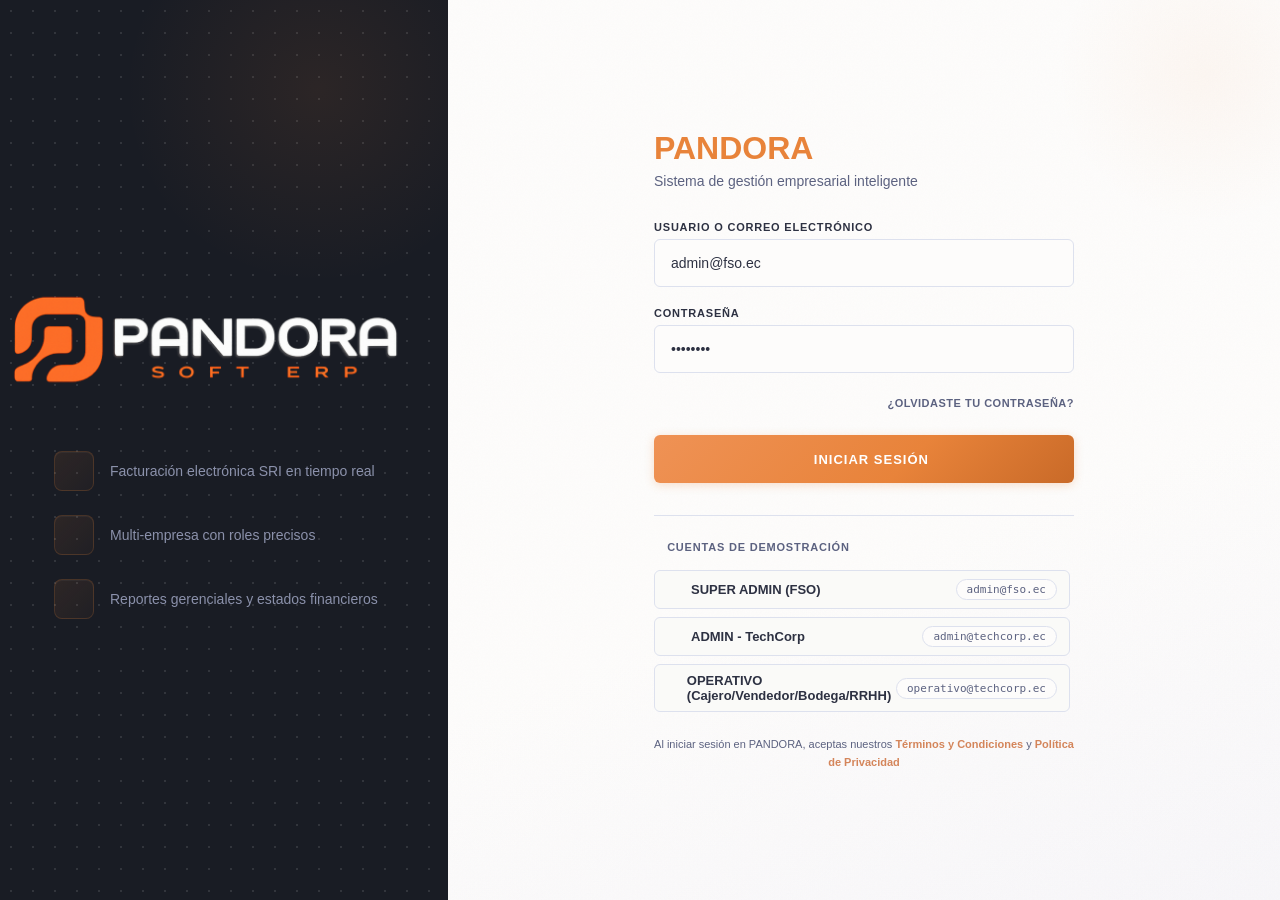
<file: index.html>
<!DOCTYPE html>
<html lang="es">
<head>
    <meta charset="UTF-8">
    <meta name="viewport" content="width=device-width, initial-scale=1.0">
    <meta http-equiv="refresh" content="0; url=login/login.html">
    <title>Redirigiendo al Login...</title>
</head>
<body>
    <p>Redirigiendo al sistema... Si no eres redirigido automáticamente, <a href="../pandora-diseno/login/login.html">haz clic aquí</a>.</p>
</body>
</html>
</file>
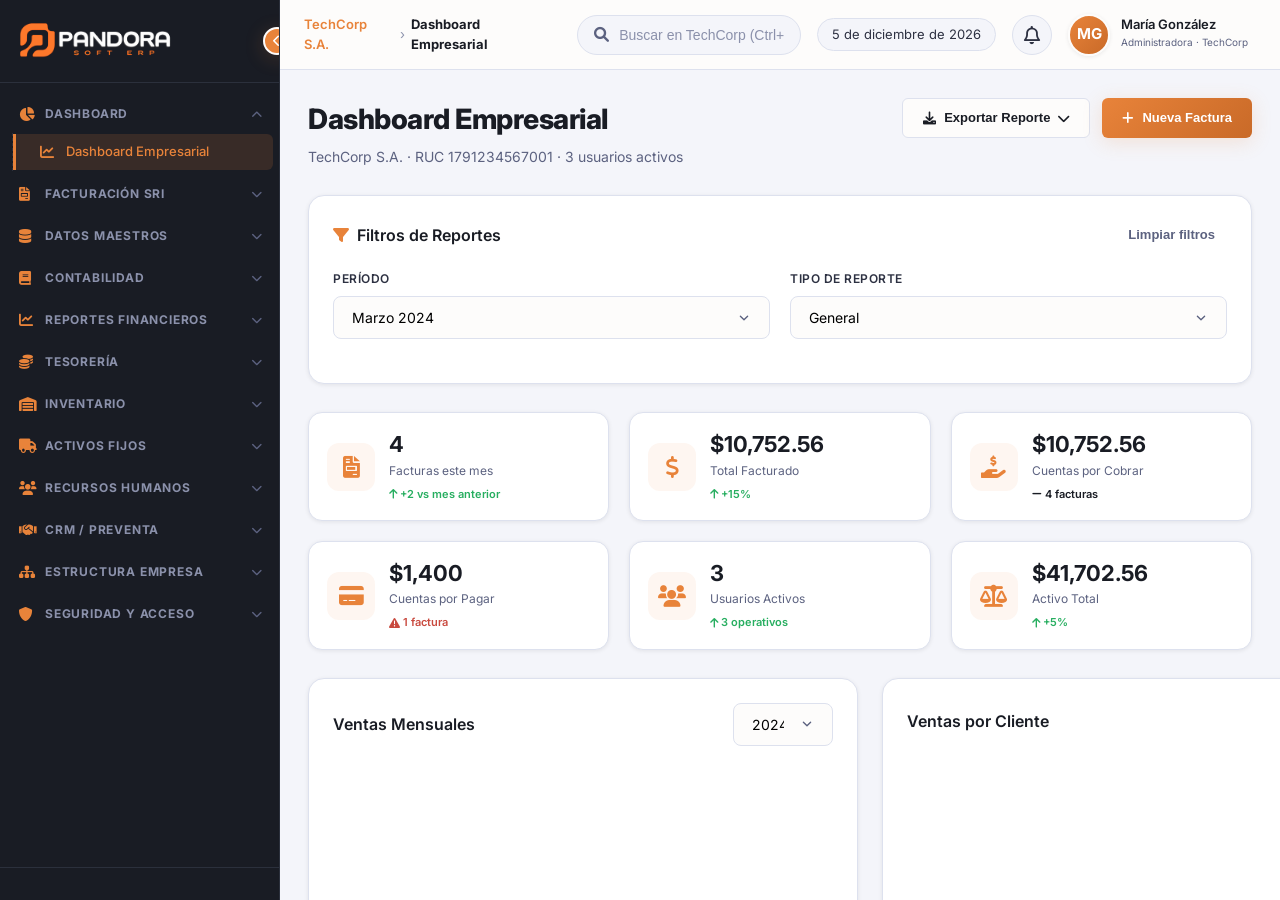
<file: inicio-admin/inicio-admin.html>
<!DOCTYPE html>
<html lang="es">
<head>
  <meta charset="UTF-8">
  <meta name="viewport" content="width=device-width, initial-scale=1.0">
  <title>TechCorp · PANDORA ERP</title>
  <link rel="preconnect" href="https://fonts.googleapis.com">
  <link href="https://fonts.googleapis.com/css2?family=Inter:wght@300;400;500;600;700;800&family=JetBrains+Mono:wght@400;500;600&display=swap" rel="stylesheet">
  <link rel="stylesheet" href="https://cdnjs.cloudflare.com/ajax/libs/font-awesome/6.0.0-beta3/css/all.min.css">
  <link rel="stylesheet" href="inicio-admin.css">
</head>
<body>
  <div class="app-container">
    <!-- SIDEBAR -->
    <aside class="sidebar" id="sidebar">
      <div class="sidebar-brand">
        <img src="../assets/PANDORA_LOGOVF.png" alt="PANDORA" class="brand-logo">
        <div class="sidebar-collapse" id="sidebar-collapse">
          <i class="fas fa-chevron-left" id="collapse-icon"></i>
        </div>
      </div>
      
      <nav class="sidebar-nav" id="sidebar-nav">
        <!-- DASHBOARD -->
        <div class="nav-section">
          <div class="nav-section-title" onclick="toggleSection('dashboard-section')">
            <i class="fas fa-chart-pie"></i> DASHBOARD
            <i class="fas fa-chevron-down section-arrow" id="arrow-dashboard-section"></i>
          </div>
          <div class="nav-subsection" id="section-dashboard-section">
            <div class="nav-item active" onclick="showSection('dashboard')">
              <i class="fas fa-chart-line nav-icon"></i>
              <span class="nav-label">Dashboard Empresarial</span>
            </div>
          </div>
        </div>

        <!-- FACTURACIÓN SRI -->
        <div class="nav-section">
          <div class="nav-section-title" onclick="toggleSection('facturacion')">
            <i class="fas fa-file-invoice"></i> FACTURACIÓN SRI
            <i class="fas fa-chevron-down section-arrow" id="arrow-facturacion"></i>
          </div>
          <div class="nav-subsection" id="section-facturacion">
            <div class="nav-item" onclick="showSection('facturas-venta')">
              <i class="fas fa-file-invoice nav-icon"></i>
              <span class="nav-label">Facturas Venta</span>
            </div>
            <div class="nav-item" onclick="showSection('notas-credito')">
              <i class="fas fa-file-invoice nav-icon"></i>
              <span class="nav-label">Notas Crédito</span>
            </div>
            <div class="nav-item" onclick="showSection('notas-debito')">
              <i class="fas fa-file-invoice nav-icon"></i>
              <span class="nav-label">Notas Débito</span>
            </div>
            <div class="nav-item" onclick="showSection('retenciones')">
              <i class="fas fa-receipt nav-icon"></i>
              <span class="nav-label">Retenciones</span>
            </div>
            <div class="nav-item" onclick="showSection('guias-remision')">
              <i class="fas fa-truck nav-icon"></i>
              <span class="nav-label">Guías Remisión</span>
            </div>
          </div>
        </div>

        <!-- DATOS MAESTROS -->
        <div class="nav-section">
          <div class="nav-section-title" onclick="toggleSection('datos-maestros')">
            <i class="fas fa-database"></i> DATOS MAESTROS
            <i class="fas fa-chevron-down section-arrow" id="arrow-datos-maestros"></i>
          </div>
          <div class="nav-subsection" id="section-datos-maestros">
            <div class="nav-item" onclick="showSection('personas')">
              <i class="fas fa-user nav-icon"></i>
              <span class="nav-label">Personas</span>
            </div>
            <div class="nav-item" onclick="showSection('clientes')">
              <i class="fas fa-handshake nav-icon"></i>
              <span class="nav-label">Clientes</span>
            </div>
            <div class="nav-item" onclick="showSection('proveedores')">
              <i class="fas fa-truck nav-icon"></i>
              <span class="nav-label">Proveedores</span>
            </div>
            <div class="nav-item" onclick="showSection('productos')">
              <i class="fas fa-box nav-icon"></i>
              <span class="nav-label">Productos / Servicios</span>
            </div>
            <div class="nav-item" onclick="showSection('categorias')">
              <i class="fas fa-tags nav-icon"></i>
              <span class="nav-label">Categorías</span>
              <span class="nav-badge dev">DEV</span>
            </div>
          </div>
        </div>

        <!-- CONTABILIDAD -->
        <div class="nav-section">
          <div class="nav-section-title" onclick="toggleSection('contabilidad')">
            <i class="fas fa-book"></i> CONTABILIDAD
            <i class="fas fa-chevron-down section-arrow" id="arrow-contabilidad"></i>
          </div>
          <div class="nav-subsection" id="section-contabilidad">
            <div class="nav-item" onclick="showSection('plan-cuentas')">
              <i class="fas fa-book nav-icon"></i>
              <span class="nav-label">Plan de Cuentas</span>
            </div>
            <div class="nav-item" onclick="showSection('asientos')">
              <i class="fas fa-pen-to-square nav-icon"></i>
              <span class="nav-label">Asientos Contables</span>
            </div>
            <div class="nav-item" onclick="showSection('centros-costo')">
              <i class="fas fa-diagram-project nav-icon"></i>
              <span class="nav-label">Centros de Costo</span>
            </div>
            <div class="nav-item" onclick="showSection('proyectos')">
              <i class="fas fa-chart-line nav-icon"></i>
              <span class="nav-label">Proyectos</span>
              <span class="nav-badge dev">DEV</span>
            </div>
            <div class="nav-item" onclick="showSection('periodos-contables')">
              <i class="fas fa-calendar-alt nav-icon"></i>
              <span class="nav-label">Periodos Contables</span>
            </div>
          </div>
        </div>

        <!-- REPORTES FINANCIEROS -->
        <div class="nav-section">
          <div class="nav-section-title" onclick="toggleSection('reportes')">
            <i class="fas fa-chart-line"></i> REPORTES FINANCIEROS
            <i class="fas fa-chevron-down section-arrow" id="arrow-reportes"></i>
          </div>
          <div class="nav-subsection" id="section-reportes">
            <div class="nav-item" onclick="showSection('balance-general')">
              <i class="fas fa-scale-balanced nav-icon"></i>
              <span class="nav-label">Balance General</span>
            </div>
            <div class="nav-item" onclick="showSection('estado-resultados')">
              <i class="fas fa-chart-simple nav-icon"></i>
              <span class="nav-label">Estado Resultados</span>
            </div>
            <div class="nav-item" onclick="showSection('libro-mayor')">
              <i class="fas fa-book-open nav-icon"></i>
              <span class="nav-label">Libro Mayor</span>
            </div>
            <div class="nav-item" onclick="showSection('flujo-efectivo')">
              <i class="fas fa-money-bill-trend-up nav-icon"></i>
              <span class="nav-label">Flujo Efectivo</span>
              <span class="nav-badge dev">DEV</span>
            </div>
          </div>
        </div>

        <!-- TESORERÍA -->
        <div class="nav-section">
          <div class="nav-section-title" onclick="toggleSection('tesoreria')">
            <i class="fas fa-coins"></i> TESORERÍA
            <i class="fas fa-chevron-down section-arrow" id="arrow-tesoreria"></i>
          </div>
          <div class="nav-subsection" id="section-tesoreria">
            <div class="nav-item" onclick="showSection('bancos')">
              <i class="fas fa-building-columns nav-icon"></i>
              <span class="nav-label">Bancos</span>
            </div>
            <div class="nav-item" onclick="showSection('cuentas-bancarias')">
              <i class="fas fa-credit-card nav-icon"></i>
              <span class="nav-label">Cuentas Bancarias</span>
            </div>
            <div class="nav-item" onclick="showSection('cajas')">
              <i class="fas fa-cash-register nav-icon"></i>
              <span class="nav-label">Cajas</span>
            </div>
            <div class="nav-item" onclick="showSection('cxc')">
              <i class="fas fa-arrow-right-to-bracket nav-icon"></i>
              <span class="nav-label">Cuentas x Cobrar</span>
            </div>
            <div class="nav-item" onclick="showSection('cxp')">
              <i class="fas fa-arrow-left-from-bracket nav-icon"></i>
              <span class="nav-label">Cuentas x Pagar</span>
            </div>
            <div class="nav-item" onclick="showSection('cobros')">
              <i class="fas fa-hand-holding-dollar nav-icon"></i>
              <span class="nav-label">Cobros</span>
            </div>
            <div class="nav-item" onclick="showSection('pagos')">
              <i class="fas fa-money-bill-transfer nav-icon"></i>
              <span class="nav-label">Pagos</span>
            </div>
            <div class="nav-item" onclick="showSection('conciliaciones')">
              <i class="fas fa-handshake nav-icon"></i>
              <span class="nav-label">Conciliaciones</span>
              <span class="nav-badge dev">DEV</span>
            </div>
          </div>
        </div>

        <!-- INVENTARIO -->
        <div class="nav-section">
          <div class="nav-section-title" onclick="toggleSection('inventario')">
            <i class="fas fa-warehouse"></i> INVENTARIO
            <i class="fas fa-chevron-down section-arrow" id="arrow-inventario"></i>
          </div>
          <div class="nav-subsection" id="section-inventario">
            <div class="nav-item" onclick="showSection('bodegas')">
              <i class="fas fa-warehouse nav-icon"></i>
              <span class="nav-label">Bodegas</span>
              <span class="nav-badge dev">DEV</span>
            </div>
            <div class="nav-item" onclick="showSection('kardex')">
              <i class="fas fa-chart-simple nav-icon"></i>
              <span class="nav-label">Kardex</span>
              <span class="nav-badge dev">DEV</span>
            </div>
            <div class="nav-item" onclick="showSection('movimientos-inventario')">
              <i class="fas fa-arrows-spin nav-icon"></i>
              <span class="nav-label">Movimientos</span>
              <span class="nav-badge dev">DEV</span>
            </div>
          </div>
        </div>

        <!-- ACTIVOS FIJOS -->
        <div class="nav-section">
          <div class="nav-section-title" onclick="toggleSection('activos')">
            <i class="fas fa-truck"></i> ACTIVOS FIJOS
            <i class="fas fa-chevron-down section-arrow" id="arrow-activos"></i>
          </div>
          <div class="nav-subsection" id="section-activos">
            <div class="nav-item" onclick="showSection('activos-fijos')">
              <i class="fas fa-truck nav-icon"></i>
              <span class="nav-label">Activos Fijos</span>
              <span class="nav-badge dev">DEV</span>
            </div>
            <div class="nav-item" onclick="showSection('depreciaciones')">
              <i class="fas fa-chart-line nav-icon"></i>
              <span class="nav-label">Depreciaciones</span>
              <span class="nav-badge dev">DEV</span>
            </div>
          </div>
        </div>

        <!-- RRHH -->
        <div class="nav-section">
          <div class="nav-section-title" onclick="toggleSection('rrhh')">
            <i class="fas fa-users"></i> RECURSOS HUMANOS
            <i class="fas fa-chevron-down section-arrow" id="arrow-rrhh"></i>
          </div>
          <div class="nav-subsection" id="section-rrhh">
            <div class="nav-item" onclick="showSection('empleados')">
              <i class="fas fa-id-card nav-icon"></i>
              <span class="nav-label">Empleados</span>
              <span class="nav-badge dev">DEV</span>
            </div>
            <div class="nav-item" onclick="showSection('nominas')">
              <i class="fas fa-money-bill nav-icon"></i>
              <span class="nav-label">Nóminas</span>
              <span class="nav-badge dev">DEV</span>
            </div>
          </div>
        </div>

        <!-- CRM / PREVENTA -->
        <div class="nav-section">
          <div class="nav-section-title" onclick="toggleSection('crm')">
            <i class="fas fa-handshake"></i> CRM / PREVENTA
            <i class="fas fa-chevron-down section-arrow" id="arrow-crm"></i>
          </div>
          <div class="nav-subsection" id="section-crm">
            <div class="nav-item" onclick="showSection('cotizaciones')">
              <i class="fas fa-file-signature nav-icon"></i>
              <span class="nav-label">Cotizaciones</span>
              <span class="nav-badge dev">DEV</span>
            </div>
            <div class="nav-item" onclick="showSection('proformas')">
              <i class="fas fa-file-invoice nav-icon"></i>
              <span class="nav-label">Proformas</span>
              <span class="nav-badge dev">DEV</span>
            </div>
          </div>
        </div>

        <!-- ESTRUCTURA EMPRESA -->
        <div class="nav-section">
          <div class="nav-section-title" onclick="toggleSection('estructura')">
            <i class="fas fa-sitemap"></i> ESTRUCTURA EMPRESA
            <i class="fas fa-chevron-down section-arrow" id="arrow-estructura"></i>
          </div>
          <div class="nav-subsection" id="section-estructura">
            <div class="nav-item" onclick="showSection('establecimientos')">
              <i class="fas fa-store nav-icon"></i>
              <span class="nav-label">Establecimientos</span>
            </div>
            <div class="nav-item" onclick="showSection('puntos-emision')">
              <i class="fas fa-location-dot nav-icon"></i>
              <span class="nav-label">Puntos Emisión</span>
            </div>
            <div class="nav-item" onclick="showSection('secuenciales')">
              <i class="fas fa-sort-numeric-up nav-icon"></i>
              <span class="nav-label">Secuenciales</span>
            </div>
            <div class="nav-item" onclick="showSection('rangos-autorizados')">
              <i class="fas fa-chart-line nav-icon"></i>
              <span class="nav-label">Rangos SRI</span>
            </div>
          </div>
        </div>

        <!-- NUEVA SECCIÓN: SEGURIDAD Y ACCESO -->
        <div class="nav-section">
          <div class="nav-section-title" onclick="toggleSection('seguridad-acceso')">
            <i class="fas fa-shield-alt"></i> SEGURIDAD Y ACCESO
            <i class="fas fa-chevron-down section-arrow" id="arrow-seguridad-acceso"></i>
          </div>
          <div class="nav-subsection" id="section-seguridad-acceso">
            <div class="nav-item" onclick="showSection('usuarios-operativos')">
              <i class="fas fa-users nav-icon"></i>
              <span class="nav-label">Usuarios Operativos</span>
            </div>
            <div class="nav-item" onclick="showSection('roles-operativos')">
              <i class="fas fa-user-tag nav-icon"></i>
              <span class="nav-label">Roles Operativos</span>
            </div>
            <div class="nav-item" onclick="showSection('sesiones-activas')">
              <i class="fas fa-desktop nav-icon"></i>
              <span class="nav-label">Sesiones Activas</span>
              <span class="nav-badge dev">DEV</span>
            </div>
          </div>
        </div>
      </nav>

      <!-- FOOTER DEL SIDEBAR -->
      <div class="sidebar-footer"></div>
    </aside>

    <!-- MAIN CONTENT -->
    <div class="main-content">
      <header class="header">
        <div class="breadcrumb" id="breadcrumb">
          <span>TechCorp S.A.</span>
          <span class="breadcrumb-sep">›</span>
          <span class="breadcrumb-current" id="current-section">Dashboard Empresarial</span>
        </div>
        
        <div class="header-actions">
          <!-- BARRA DE BÚSQUEDA -->
          <div class="search-bar">
            <i class="fas fa-search"></i>
            <input type="text" placeholder="Buscar en TechCorp (Ctrl+K)" id="global-search">
          </div>
          
          <!-- FECHA ACTUAL -->
          <div class="date-display" id="current-date">
            <!-- JS llena esto -->
          </div>

          <!-- NOTIFICACIONES -->
          <div class="notifications-badge" onclick="openModal('notifications')">
            <i class="far fa-bell"></i>
          </div>
          
          <!-- MENÚ DE USUARIO (SOLO PERFIL Y CONFIGURACIÓN PERSONAL) -->
          <div class="user-menu-container">
            <div class="user-info" onclick="toggleUserMenu()">
              <div class="user-name">María González</div>
              <div class="user-role">Administradora · TechCorp</div>
            </div>
            <div class="user-avatar" onclick="toggleUserMenu()">MG</div>
            
            <!-- DROPDOWN MENU (SOLO OPCIONES PERSONALES) -->
            <div class="dropdown-menu" id="user-dropdown">
              <div class="dropdown-item" onclick="showSection('mi-perfil')">
                <i class="fas fa-id-card"></i> Mi Perfil
              </div>
              <div class="dropdown-item" onclick="showSection('preferencias')">
                <i class="fas fa-sliders"></i> Preferencias
              </div>
              <div class="dropdown-item" onclick="showSection('configuracion-empresa')">
                <i class="fas fa-building"></i> Configuración Empresa
              </div>
              <div class="dropdown-item" onclick="showSection('sri-config')">
                <i class="fas fa-file-invoice-dollar"></i> Configuración SRI
              </div>
              <div class="dropdown-item" onclick="showSection('notificaciones-config')">
                <i class="fas fa-bell"></i> Notificaciones
              </div>
              <div class="dropdown-divider"></div>
              <div class="dropdown-item" onclick="window.location.href='../login/login.html'">
                <i class="fas fa-sign-out-alt"></i> Salir
              </div>
            </div>
          </div>
        </div>
      </header>
      
      <!-- MAIN CONTAINER - CONTENIDO DINÁMICO -->
      <main class="main-container" id="main-container">
        <!-- El JS llena esto con renderSection() -->
      </main>
    </div>
  </div>

  <!-- MODAL -->
  <div class="modal-overlay" id="modal-overlay">
    <div class="modal" id="modal">
      <div class="modal-header">
        <h3 class="modal-title" id="modal-title">Título</h3>
        <button class="modal-close" id="modal-close" onclick="closeModal()">
          <i class="fas fa-times"></i>
        </button>
      </div>
      <div class="modal-body" id="modal-body">
        <!-- Contenido dinámico -->
      </div>
      <div class="modal-footer" id="modal-footer">
        <button class="btn btn-secondary" onclick="closeModal()">Cancelar</button>
        <button class="btn btn-primary" onclick="closeModal()">Guardar</button>
      </div>
    </div>
  </div>

  <script src="inicio-admin.js"></script>
  <script>
    // Función de respaldo para el dropdown
    document.addEventListener('DOMContentLoaded', function() {
      const avatar = document.querySelector('.header .user-avatar');
      const userInfo = document.querySelector('.header .user-info');
      const dropdown = document.getElementById('user-dropdown');
      
      if (avatar) {
        avatar.addEventListener('click', function(e) {
          e.stopPropagation();
          if (dropdown) dropdown.classList.toggle('open');
        });
      }
      
      if (userInfo) {
        userInfo.addEventListener('click', function(e) {
          e.stopPropagation();
          if (dropdown) dropdown.classList.toggle('open');
        });
      }
      
      // Cerrar al hacer click fuera
      document.addEventListener('click', function(e) {
        if (dropdown && !dropdown.contains(e.target) && 
            !avatar?.contains(e.target) && 
            !userInfo?.contains(e.target)) {
          dropdown.classList.remove('open');
        }
      });
    });
  </script>
</body>
</html>
</file>
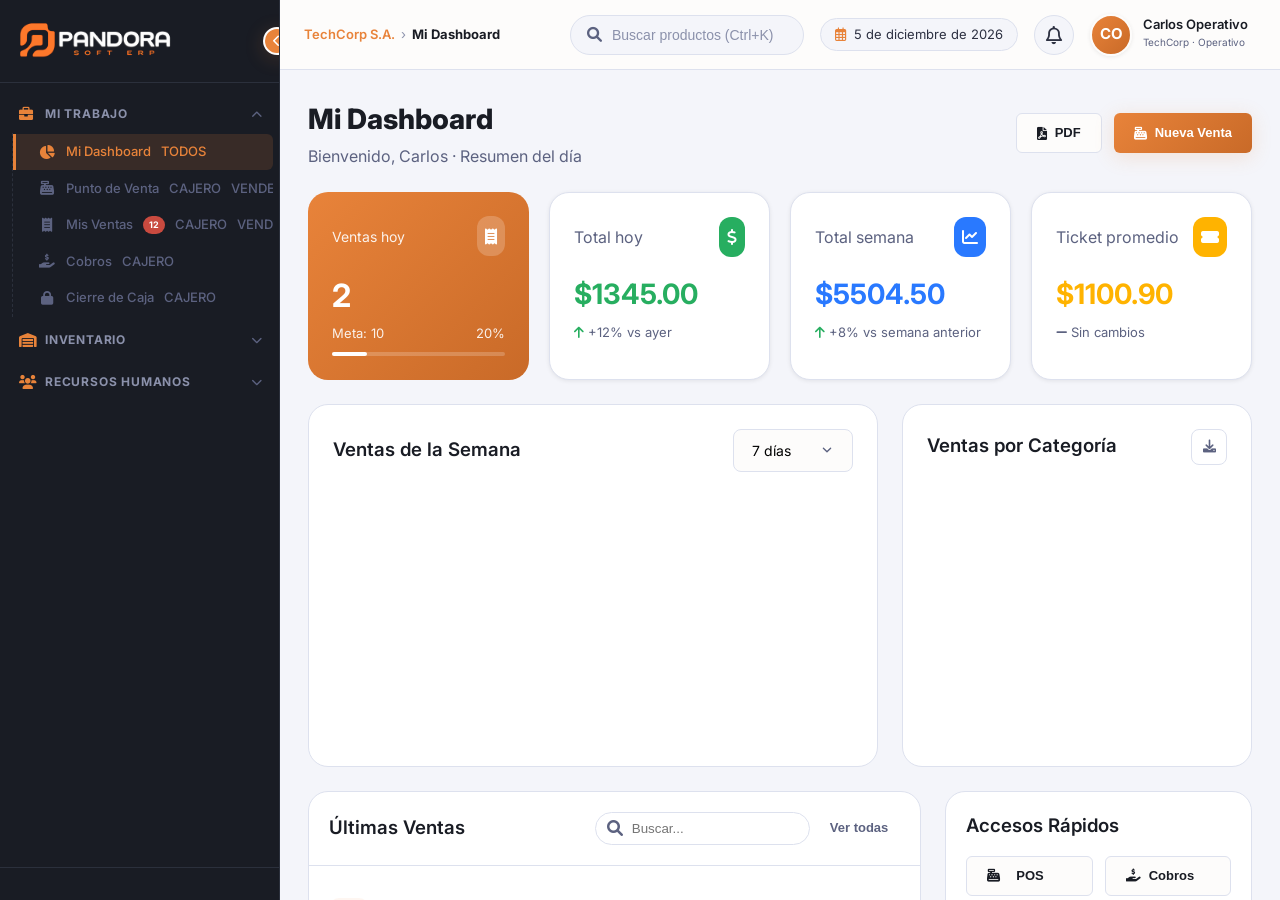
<file: inicio-operativo/inicio-operativo.html>
<!DOCTYPE html>
<html lang="es">
<head>
  <meta charset="UTF-8">
  <meta name="viewport" content="width=device-width, initial-scale=1.0">
  <title>PANDORA ERP - Operativo</title>
  <link rel="preconnect" href="https://fonts.googleapis.com">
  <link href="https://fonts.googleapis.com/css2?family=Inter:wght@300;400;500;600;700;800&family=JetBrains+Mono:wght@400;500;600&display=swap" rel="stylesheet">
  <link rel="stylesheet" href="https://cdnjs.cloudflare.com/ajax/libs/font-awesome/6.0.0-beta3/css/all.min.css">
  <link rel="stylesheet" href="inicio-operativo.css">
</head>
<body>
  <div class="app-container">
    <!-- SIDEBAR - MISMO ESTILO QUE SUPER ADMIN Y ADMIN -->
    <aside class="sidebar" id="sidebar">
      <div class="sidebar-brand">
        <img src="../assets/PANDORA_LOGOVF.png" alt="PANDORA" class="brand-logo">
        <div class="sidebar-collapse" id="sidebar-collapse">
          <i class="fas fa-chevron-left" id="collapse-icon"></i>
        </div>
      </div>
      
      <nav class="sidebar-nav" id="sidebar-nav">
        <!-- SECCIÓN: MI TRABAJO -->
        <div class="nav-section">
          <div class="nav-section-title" onclick="toggleSection('mi-trabajo')">
            <i class="fas fa-briefcase"></i> MI TRABAJO
            <i class="fas fa-chevron-down section-arrow" id="arrow-mi-trabajo"></i>
          </div>
          <div class="nav-subsection" id="section-mi-trabajo">
            <!-- DASHBOARD - TODOS -->
            <div class="nav-item active" onclick="showSection('dashboard')">
              <i class="fas fa-chart-pie nav-icon"></i>
              <span class="nav-label">Mi Dashboard</span>
              <span class="permiso-badge permiso-todos">TODOS</span>
            </div>
            
            <!-- PUNTO DE VENTA - CAJERO/VENDEDOR -->
            <div class="nav-item" onclick="showSection('punto-venta')">
              <i class="fas fa-cash-register nav-icon"></i>
              <span class="nav-label">Punto de Venta</span>
              <span class="permiso-badge permiso-cajero">CAJERO</span>
              <span class="permiso-badge permiso-vendedor">VENDEDOR</span>
            </div>
            
            <!-- MIS VENTAS - CAJERO/VENDEDOR -->
            <div class="nav-item" onclick="showSection('mis-ventas')">
              <i class="fas fa-receipt nav-icon"></i>
              <span class="nav-label">Mis Ventas</span>
              <span class="nav-badge">12</span>
              <span class="permiso-badge permiso-cajero">CAJERO</span>
              <span class="permiso-badge permiso-vendedor">VENDEDOR</span>
            </div>
            
            <!-- COBROS - SOLO CAJERO -->
            <div class="nav-item" onclick="showSection('cobros')">
              <i class="fas fa-hand-holding-dollar nav-icon"></i>
              <span class="nav-label">Cobros</span>
              <span class="permiso-badge permiso-cajero">CAJERO</span>
            </div>
            
            <!-- CIERRE DE CAJA - SOLO CAJERO -->
            <div class="nav-item" onclick="showSection('cierre-caja')">
              <i class="fas fa-lock nav-icon"></i>
              <span class="nav-label">Cierre de Caja</span>
              <span class="permiso-badge permiso-cajero">CAJERO</span>
            </div>
          </div>
        </div>

        <!-- SECCIÓN: INVENTARIO (SOLO BODEGUERO) -->
        <div class="nav-section">
          <div class="nav-section-title" onclick="toggleSection('inventario')">
            <i class="fas fa-warehouse"></i> INVENTARIO
            <i class="fas fa-chevron-down section-arrow" id="arrow-inventario"></i>
          </div>
          <div class="nav-subsection" id="section-inventario">
            <div class="nav-item" onclick="showSection('consulta-stock')">
              <i class="fas fa-cubes nav-icon"></i>
              <span class="nav-label">Consulta de Stock</span>
              <span class="permiso-badge permiso-bodeguero">BODEGUERO</span>
            </div>
            <div class="nav-item" onclick="showSection('entradas-salidas')">
              <i class="fas fa-arrows-spin nav-icon"></i>
              <span class="nav-label">Entradas/Salidas</span>
              <span class="permiso-badge permiso-bodeguero">BODEGUERO</span>
            </div>
            <div class="nav-item" onclick="showSection('inventario-rapido')">
              <i class="fas fa-boxes nav-icon"></i>
              <span class="nav-label">Inventario Rápido</span>
              <span class="permiso-badge permiso-bodeguero">BODEGUERO</span>
            </div>
          </div>
        </div>

        <!-- SECCIÓN: RECURSOS HUMANOS (SOLO RRHH) -->
        <div class="nav-section">
          <div class="nav-section-title" onclick="toggleSection('rrhh')">
            <i class="fas fa-users"></i> RECURSOS HUMANOS
            <i class="fas fa-chevron-down section-arrow" id="arrow-rrhh"></i>
          </div>
          <div class="nav-subsection" id="section-rrhh">
            <div class="nav-item" onclick="showSection('empleados')">
              <i class="fas fa-id-card nav-icon"></i>
              <span class="nav-label">Empleados</span>
              <span class="permiso-badge permiso-rrhh">RRHH</span>
            </div>
            <div class="nav-item" onclick="showSection('asistencias')">
              <i class="fas fa-clock nav-icon"></i>
              <span class="nav-label">Asistencias</span>
              <span class="permiso-badge permiso-rrhh">RRHH</span>
            </div>
            <div class="nav-item" onclick="showSection('nominas')">
              <i class="fas fa-money-bill nav-icon"></i>
              <span class="nav-label">Nóminas</span>
              <span class="permiso-badge permiso-rrhh">RRHH</span>
              <span class="nav-badge dev">DEV</span>
            </div>
          </div>
        </div>
      </nav>

      <!-- FOOTER DEL SIDEBAR - VACÍO (LA INFO VA EN HEADER) -->
      <div class="sidebar-footer"></div>
    </aside>

    <!-- MAIN CONTENT -->
    <div class="main-content">
      <header class="header">
        <div class="breadcrumb" id="breadcrumb">
          <span>TechCorp S.A.</span>
          <span class="breadcrumb-sep">›</span>
          <span class="breadcrumb-current" id="current-section">Mi Dashboard</span>
        </div>
        
        <div class="header-actions">
          <!-- BARRA DE BÚSQUEDA -->
          <div class="search-bar">
            <i class="fas fa-search"></i>
            <input type="text" placeholder="Buscar productos (Ctrl+K)" id="global-search">
          </div>
          
          <!-- FECHA ACTUAL -->
          <div class="date-display" id="current-date"></div>

          <!-- NOTIFICACIONES -->
          <div class="notifications-badge" onclick="openModal('notifications')">
            <i class="far fa-bell"></i>
          </div>
          
          <!-- MENÚ DE USUARIO (AQUÍ VA MI PERFIL Y PREFERENCIAS) -->
          <div class="user-menu-container">
            <div class="user-info" onclick="toggleUserMenu()">
              <div class="user-name">Carlos Operativo</div>
              <div class="user-role">TechCorp · Operativo</div>
            </div>
            <div class="user-avatar" onclick="toggleUserMenu()">CO</div>
            
            <!-- DROPDOWN MENU - SOLO OPCIONES PERSONALES -->
            <div class="dropdown-menu" id="user-dropdown">
              <div class="dropdown-item" onclick="showSection('mi-perfil')">
                <i class="fas fa-id-card"></i> Mi Perfil
              </div>
              <div class="dropdown-item" onclick="showSection('preferencias')">
                <i class="fas fa-sliders"></i> Preferencias
              </div>
              <div class="dropdown-divider"></div>
              <div class="dropdown-item" onclick="window.location.href='../login/login.html'">
                <i class="fas fa-sign-out-alt"></i> Salir
              </div>
            </div>
          </div>
        </div>
      </header>
      
      <!-- MAIN CONTAINER - CONTENIDO DINÁMICO -->
      <main class="main-container" id="main-container"></main>
    </div>
  </div>

  <!-- MODAL -->
  <div class="modal-overlay" id="modal-overlay">
    <div class="modal" id="modal">
      <div class="modal-header">
        <h3 class="modal-title" id="modal-title">Título</h3>
        <button class="modal-close" id="modal-close" onclick="closeModal()">
          <i class="fas fa-times"></i>
        </button>
      </div>
      <div class="modal-body" id="modal-body"></div>
      <div class="modal-footer" id="modal-footer">
        <button class="btn btn-secondary" onclick="closeModal()">Cancelar</button>
        <button class="btn btn-primary" onclick="closeModal()">Guardar</button>
      </div>
    </div>
  </div>

  <script src="inicio-operativo.js"></script>

</body>
</html>
</file>
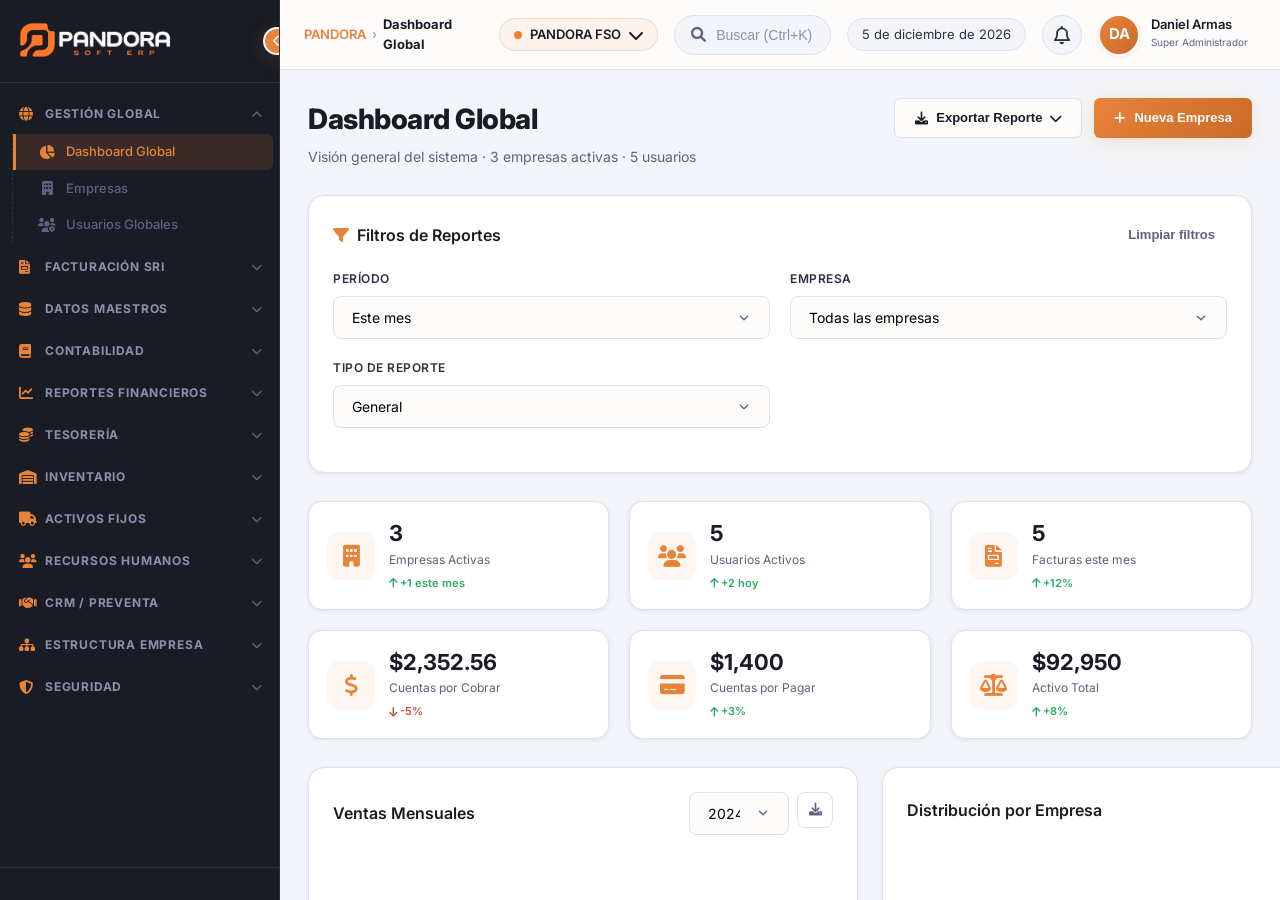
<file: inicio-superadmin/inicio-superadmin.html>
<!DOCTYPE html>
<html lang="es">
<head>
  <meta charset="UTF-8">
  <meta name="viewport" content="width=device-width, initial-scale=1.0">
  <title>PANDORA · Contabilidad Inteligente</title>
  <link rel="preconnect" href="https://fonts.googleapis.com">
  <link href="https://fonts.googleapis.com/css2?family=Inter:wght@300;400;500;600;700;800&family=JetBrains+Mono:wght@400;500;600&display=swap" rel="stylesheet">
  <link rel="stylesheet" href="https://cdnjs.cloudflare.com/ajax/libs/font-awesome/6.0.0-beta3/css/all.min.css">
  <link rel="stylesheet" href="inicio-superadmin.css">
</head>
<body>
  <div class="app-container">
    <!-- SIDEBAR -->
    <aside class="sidebar" id="sidebar">
      <div class="sidebar-brand">
        <img src="../assets/PANDORA_LOGOVF.png" alt="PANDORA" class="brand-logo">
        <div class="sidebar-collapse" id="sidebar-collapse">
          <i class="fas fa-chevron-left" id="collapse-icon"></i>
        </div>
      </div>
      
      <nav class="sidebar-nav" id="sidebar-nav">
        <!-- GESTIÓN GLOBAL -->
        <div class="nav-section">
          <div class="nav-section-title" onclick="toggleSection('gestion-global')">
            <i class="fas fa-globe"></i> GESTIÓN GLOBAL
            <i class="fas fa-chevron-down section-arrow" id="arrow-gestion-global"></i>
          </div>
          <div class="nav-subsection" id="section-gestion-global">
            <div class="nav-item active" onclick="showSection('dashboard')">
              <i class="fas fa-chart-pie nav-icon"></i>
              <span class="nav-label">Dashboard Global</span>
            </div>
            <div class="nav-item" onclick="showSection('tenants')">
              <i class="fas fa-building nav-icon"></i>
              <span class="nav-label">Empresas</span>
            </div>
            <div class="nav-item" onclick="showSection('usuarios-fso')">
              <i class="fas fa-users-gear nav-icon"></i>
              <span class="nav-label">Usuarios Globales</span>
            </div>
          </div>
        </div>

        <!-- FACTURACIÓN SRI -->
        <div class="nav-section">
          <div class="nav-section-title" onclick="toggleSection('facturacion')">
            <i class="fas fa-file-invoice"></i> FACTURACIÓN SRI
            <i class="fas fa-chevron-down section-arrow" id="arrow-facturacion"></i>
          </div>
          <div class="nav-subsection" id="section-facturacion">
            <div class="nav-item" onclick="showSection('facturas-venta')">
              <i class="fas fa-file-invoice nav-icon"></i>
              <span class="nav-label">Facturas Venta</span>
            </div>
            <div class="nav-item" onclick="showSection('notas-credito')">
              <i class="fas fa-file-invoice nav-icon"></i>
              <span class="nav-label">Notas Crédito</span>
            </div>
            <div class="nav-item" onclick="showSection('notas-debito')">
              <i class="fas fa-file-invoice nav-icon"></i>
              <span class="nav-label">Notas Débito</span>
            </div>
            <div class="nav-item" onclick="showSection('retenciones')">
              <i class="fas fa-receipt nav-icon"></i>
              <span class="nav-label">Retenciones</span>
            </div>
            <div class="nav-item" onclick="showSection('guias-remision')">
              <i class="fas fa-truck nav-icon"></i>
              <span class="nav-label">Guías Remisión</span>
            </div>
          </div>
        </div>

        <!-- DATOS MAESTROS -->
        <div class="nav-section">
          <div class="nav-section-title" onclick="toggleSection('datos-maestros')">
            <i class="fas fa-database"></i> DATOS MAESTROS
            <i class="fas fa-chevron-down section-arrow" id="arrow-datos-maestros"></i>
          </div>
          <div class="nav-subsection" id="section-datos-maestros">
            <div class="nav-item" onclick="showSection('personas')">
              <i class="fas fa-user nav-icon"></i>
              <span class="nav-label">Personas</span>
            </div>
            <div class="nav-item" onclick="showSection('productos')">
              <i class="fas fa-box nav-icon"></i>
              <span class="nav-label">Productos / Servicios</span>
            </div>
            <div class="nav-item" onclick="showSection('categorias')">
              <i class="fas fa-tags nav-icon"></i>
              <span class="nav-label">Categorías</span>
              <span class="nav-badge dev">DEV</span>
            </div>
          </div>
        </div>

        <!-- CONTABILIDAD -->
        <div class="nav-section">
          <div class="nav-section-title" onclick="toggleSection('contabilidad')">
            <i class="fas fa-book"></i> CONTABILIDAD
            <i class="fas fa-chevron-down section-arrow" id="arrow-contabilidad"></i>
          </div>
          <div class="nav-subsection" id="section-contabilidad">
            <div class="nav-item" onclick="showSection('plan-cuentas')">
              <i class="fas fa-book nav-icon"></i>
              <span class="nav-label">Plan de Cuentas</span>
            </div>
            <div class="nav-item" onclick="showSection('asientos')">
              <i class="fas fa-pen-to-square nav-icon"></i>
              <span class="nav-label">Asientos Contables</span>
            </div>
            <div class="nav-item" onclick="showSection('centros-costo')">
              <i class="fas fa-diagram-project nav-icon"></i>
              <span class="nav-label">Centros de Costo</span>
            </div>
            <div class="nav-item" onclick="showSection('proyectos')">
              <i class="fas fa-chart-line nav-icon"></i>
              <span class="nav-label">Proyectos</span>
              <span class="nav-badge dev">DEV</span>
            </div>
            <div class="nav-item" onclick="showSection('periodos-contables')">
              <i class="fas fa-calendar-alt nav-icon"></i>
              <span class="nav-label">Periodos Contables</span>
            </div>
          </div>
        </div>

        <!-- REPORTES FINANCIEROS -->
        <div class="nav-section">
          <div class="nav-section-title" onclick="toggleSection('reportes')">
            <i class="fas fa-chart-line"></i> REPORTES FINANCIEROS
            <i class="fas fa-chevron-down section-arrow" id="arrow-reportes"></i>
          </div>
          <div class="nav-subsection" id="section-reportes">
            <div class="nav-item" onclick="showSection('balance-general')">
              <i class="fas fa-scale-balanced nav-icon"></i>
              <span class="nav-label">Balance General</span>
            </div>
            <div class="nav-item" onclick="showSection('estado-resultados')">
              <i class="fas fa-chart-simple nav-icon"></i>
              <span class="nav-label">Estado Resultados</span>
            </div>
            <div class="nav-item" onclick="showSection('libro-mayor')">
              <i class="fas fa-book-open nav-icon"></i>
              <span class="nav-label">Libro Mayor</span>
            </div>
            <div class="nav-item" onclick="showSection('flujo-efectivo')">
              <i class="fas fa-money-bill-trend-up nav-icon"></i>
              <span class="nav-label">Flujo Efectivo</span>
              <span class="nav-badge dev">DEV</span>
            </div>
          </div>
        </div>

        <!-- TESORERÍA -->
        <div class="nav-section">
          <div class="nav-section-title" onclick="toggleSection('tesoreria')">
            <i class="fas fa-coins"></i> TESORERÍA
            <i class="fas fa-chevron-down section-arrow" id="arrow-tesoreria"></i>
          </div>
          <div class="nav-subsection" id="section-tesoreria">
            <div class="nav-item" onclick="showSection('bancos')">
              <i class="fas fa-building-columns nav-icon"></i>
              <span class="nav-label">Bancos</span>
            </div>
            <div class="nav-item" onclick="showSection('cuentas-bancarias')">
              <i class="fas fa-credit-card nav-icon"></i>
              <span class="nav-label">Cuentas Bancarias</span>
            </div>
            <div class="nav-item" onclick="showSection('cajas')">
              <i class="fas fa-cash-register nav-icon"></i>
              <span class="nav-label">Cajas</span>
            </div>
            <div class="nav-item" onclick="showSection('cxc')">
              <i class="fas fa-arrow-right-to-bracket nav-icon"></i>
              <span class="nav-label">Cuentas x Cobrar</span>
            </div>
            <div class="nav-item" onclick="showSection('cxp')">
              <i class="fas fa-arrow-left-from-bracket nav-icon"></i>
              <span class="nav-label">Cuentas x Pagar</span>
            </div>
            <div class="nav-item" onclick="showSection('cobros')">
              <i class="fas fa-hand-holding-dollar nav-icon"></i>
              <span class="nav-label">Cobros</span>
            </div>
            <div class="nav-item" onclick="showSection('pagos')">
              <i class="fas fa-money-bill-transfer nav-icon"></i>
              <span class="nav-label">Pagos</span>
            </div>
            <div class="nav-item" onclick="showSection('conciliaciones')">
              <i class="fas fa-handshake nav-icon"></i>
              <span class="nav-label">Conciliaciones</span>
              <span class="nav-badge dev">DEV</span>
            </div>
          </div>
        </div>

        <!-- INVENTARIO -->
        <div class="nav-section">
          <div class="nav-section-title" onclick="toggleSection('inventario')">
            <i class="fas fa-warehouse"></i> INVENTARIO
            <i class="fas fa-chevron-down section-arrow" id="arrow-inventario"></i>
          </div>
          <div class="nav-subsection" id="section-inventario">
            <div class="nav-item" onclick="showSection('bodegas')">
              <i class="fas fa-warehouse nav-icon"></i>
              <span class="nav-label">Bodegas</span>
              <span class="nav-badge dev">DEV</span>
            </div>
            <div class="nav-item" onclick="showSection('kardex')">
              <i class="fas fa-chart-simple nav-icon"></i>
              <span class="nav-label">Kardex</span>
              <span class="nav-badge dev">DEV</span>
            </div>
            <div class="nav-item" onclick="showSection('movimientos-inventario')">
              <i class="fas fa-arrows-spin nav-icon"></i>
              <span class="nav-label">Movimientos</span>
              <span class="nav-badge dev">DEV</span>
            </div>
          </div>
        </div>

        <!-- ACTIVOS FIJOS -->
        <div class="nav-section">
          <div class="nav-section-title" onclick="toggleSection('activos')">
            <i class="fas fa-truck"></i> ACTIVOS FIJOS
            <i class="fas fa-chevron-down section-arrow" id="arrow-activos"></i>
          </div>
          <div class="nav-subsection" id="section-activos">
            <div class="nav-item" onclick="showSection('activos-fijos')">
              <i class="fas fa-truck nav-icon"></i>
              <span class="nav-label">Activos Fijos</span>
              <span class="nav-badge dev">DEV</span>
            </div>
            <div class="nav-item" onclick="showSection('depreciaciones')">
              <i class="fas fa-chart-line nav-icon"></i>
              <span class="nav-label">Depreciaciones</span>
              <span class="nav-badge dev">DEV</span>
            </div>
          </div>
        </div>

        <!-- RRHH -->
        <div class="nav-section">
          <div class="nav-section-title" onclick="toggleSection('rrhh')">
            <i class="fas fa-users"></i> RECURSOS HUMANOS
            <i class="fas fa-chevron-down section-arrow" id="arrow-rrhh"></i>
          </div>
          <div class="nav-subsection" id="section-rrhh">
            <div class="nav-item" onclick="showSection('empleados')">
              <i class="fas fa-id-card nav-icon"></i>
              <span class="nav-label">Empleados</span>
              <span class="nav-badge dev">DEV</span>
            </div>
            <div class="nav-item" onclick="showSection('nominas')">
              <i class="fas fa-money-bill nav-icon"></i>
              <span class="nav-label">Nóminas</span>
              <span class="nav-badge dev">DEV</span>
            </div>
          </div>
        </div>

        <!-- CRM / PREVENTA -->
        <div class="nav-section">
          <div class="nav-section-title" onclick="toggleSection('crm')">
            <i class="fas fa-handshake"></i> CRM / PREVENTA
            <i class="fas fa-chevron-down section-arrow" id="arrow-crm"></i>
          </div>
          <div class="nav-subsection" id="section-crm">
            <div class="nav-item" onclick="showSection('cotizaciones')">
              <i class="fas fa-file-signature nav-icon"></i>
              <span class="nav-label">Cotizaciones</span>
              <span class="nav-badge dev">DEV</span>
            </div>
            <div class="nav-item" onclick="showSection('proformas')">
              <i class="fas fa-file-invoice nav-icon"></i>
              <span class="nav-label">Proformas</span>
              <span class="nav-badge dev">DEV</span>
            </div>
          </div>
        </div>

        <!-- ESTRUCTURA EMPRESA -->
        <div class="nav-section">
          <div class="nav-section-title" onclick="toggleSection('estructura')">
            <i class="fas fa-sitemap"></i> ESTRUCTURA EMPRESA
            <i class="fas fa-chevron-down section-arrow" id="arrow-estructura"></i>
          </div>
          <div class="nav-subsection" id="section-estructura">
            <div class="nav-item" onclick="showSection('establecimientos')">
              <i class="fas fa-store nav-icon"></i>
              <span class="nav-label">Establecimientos</span>
            </div>
            <div class="nav-item" onclick="showSection('puntos-emision')">
              <i class="fas fa-location-dot nav-icon"></i>
              <span class="nav-label">Puntos Emisión</span>
            </div>
            <div class="nav-item" onclick="showSection('secuenciales')">
              <i class="fas fa-sort-numeric-up nav-icon"></i>
              <span class="nav-label">Secuenciales</span>
            </div>
            <div class="nav-item" onclick="showSection('rangos-autorizados')">
              <i class="fas fa-chart-line nav-icon"></i>
              <span class="nav-label">Rangos SRI</span>
            </div>
          </div>
        </div>

        <!-- SEGURIDAD -->
        <div class="nav-section">
          <div class="nav-section-title" onclick="toggleSection('seguridad')">
            <i class="fas fa-shield"></i> SEGURIDAD
            <i class="fas fa-chevron-down section-arrow" id="arrow-seguridad"></i>
          </div>
          <div class="nav-subsection" id="section-seguridad">
            <div class="nav-item" onclick="showSection('roles-permisos')">
              <i class="fas fa-lock nav-icon"></i>
              <span class="nav-label">Roles y Permisos</span>
            </div>
            <div class="nav-item" onclick="showSection('sesiones-activas')">
              <i class="fas fa-desktop nav-icon"></i>
              <span class="nav-label">Sesiones Activas</span>
            </div>
            <div class="nav-item" onclick="showSection('api-keys')">
              <i class="fas fa-key nav-icon"></i>
              <span class="nav-label">API Keys</span>
            </div>
          </div>
        </div>
      </nav>

      <!-- FOOTER DEL SIDEBAR - SOLO EL NOMBRE DE LA EMPRESA -->
      <div class="sidebar-footer">

      </div>
    </aside>

    <!-- MAIN CONTENT -->
    <div class="main-content">
      <header class="header">
        <div class="breadcrumb" id="breadcrumb">
          <span>PANDORA</span>
          <span class="breadcrumb-sep">›</span>
          <span class="breadcrumb-current" id="current-section">Dashboard Global</span>
        </div>
        
        <div class="header-actions">
          <!-- SELECTOR DE EMPRESA EN HEADER (SIN TEXTO ADICIONAL) -->
          <div class="company-badge" id="header-company-badge" onclick="openModal('company-switch')">
            <span class="company-badge-dot"></span>
            <span class="company-badge-name" id="header-company">PANDORA FSO</span>
            <i class="fas fa-chevron-down"></i>
          </div>
          
          <!-- BARRA DE BÚSQUEDA -->
          <div class="search-bar">
            <i class="fas fa-search"></i>
            <input type="text" placeholder="Buscar (Ctrl+K)" id="global-search">
          </div>
          
          <!-- FECHA ACTUAL -->
          <div class="date-display" id="current-date">
            <!-- JS llena esto -->
          </div>

          <!-- NOTIFICACIONES -->
          <div class="notifications-badge" onclick="openModal('notifications')">
            <i class="far fa-bell"></i>
          </div>
          
          <!-- MENÚ DE USUARIO -->
          <div class="user-menu-container">
            <div class="user-info" onclick="toggleUserMenu()">
              <div class="user-name">Daniel Armas</div>
              <div class="user-role">Super Administrador</div>
            </div>
            <div class="user-avatar" onclick="toggleUserMenu()">DA</div>
            
            <!-- DROPDOWN MENU -->
            <div class="dropdown-menu" id="user-dropdown">
              <div class="dropdown-item" onclick="showSection('mi-perfil')">
                <i class="fas fa-id-card"></i> Mi Perfil
              </div>
              <div class="dropdown-item" onclick="showSection('preferencias')">
                <i class="fas fa-sliders"></i> Preferencias
              </div>
              <div class="dropdown-item" onclick="showSection('configuracion-empresa')">
                <i class="fas fa-building"></i> Configuración Empresa
              </div>
              <div class="dropdown-item" onclick="showSection('notificaciones-config')">
                <i class="fas fa-bell"></i> Notificaciones
              </div>
              <div class="dropdown-item" onclick="showSection('seguridad')">
                <i class="fas fa-shield"></i> Seguridad
              </div>
              <div class="dropdown-divider"></div>
              <div class="dropdown-item" onclick="window.location.href='../login/login.html'">
                <i class="fas fa-sign-out-alt"></i> Salir
              </div>
            </div>
          </div>
        </div>
      </header>
      
      <!-- MAIN CONTAINER - CONTENIDO DINÁMICO -->
      <main class="main-container" id="main-container">
        <!-- El JS llena esto con renderSection() -->
      </main>
    </div>
  </div>

  <!-- MODAL -->
  <div class="modal-overlay" id="modal-overlay">
    <div class="modal" id="modal">
      <div class="modal-header">
        <h3 class="modal-title" id="modal-title">Título</h3>
        <button class="modal-close" id="modal-close" onclick="closeModal()">
          <i class="fas fa-times"></i>
        </button>
      </div>
      <div class="modal-body" id="modal-body">
        <!-- Contenido dinámico -->
      </div>
      <div class="modal-footer" id="modal-footer">
        <button class="btn btn-secondary" onclick="closeModal()">Cancelar</button>
        <button class="btn btn-primary" onclick="closeModal()">Guardar</button>
      </div>
    </div>
  </div>

  <script src="inicio-superadmin.js"></script>
  <script>
// Función de respaldo para el dropdown
document.addEventListener('DOMContentLoaded', function() {
  const avatar = document.querySelector('.header .user-avatar');
  const userInfo = document.querySelector('.header .user-info');
  const dropdown = document.getElementById('user-dropdown');
  
  if (avatar) {
    avatar.addEventListener('click', function(e) {
      e.stopPropagation();
      if (dropdown) {
        dropdown.classList.toggle('open');
        console.log('Dropdown toggled from avatar');
      }
    });
  }
  
  if (userInfo) {
    userInfo.addEventListener('click', function(e) {
      e.stopPropagation();
      if (dropdown) {
        dropdown.classList.toggle('open');
        console.log('Dropdown toggled from user info');
      }
    });
  }
  
  // Cerrar al hacer click fuera
  document.addEventListener('click', function(e) {
    if (dropdown && !dropdown.contains(e.target) && 
        !avatar?.contains(e.target) && 
        !userInfo?.contains(e.target)) {
      dropdown.classList.remove('open');
    }
  });
});
</script>
</body>
</html>
</file>
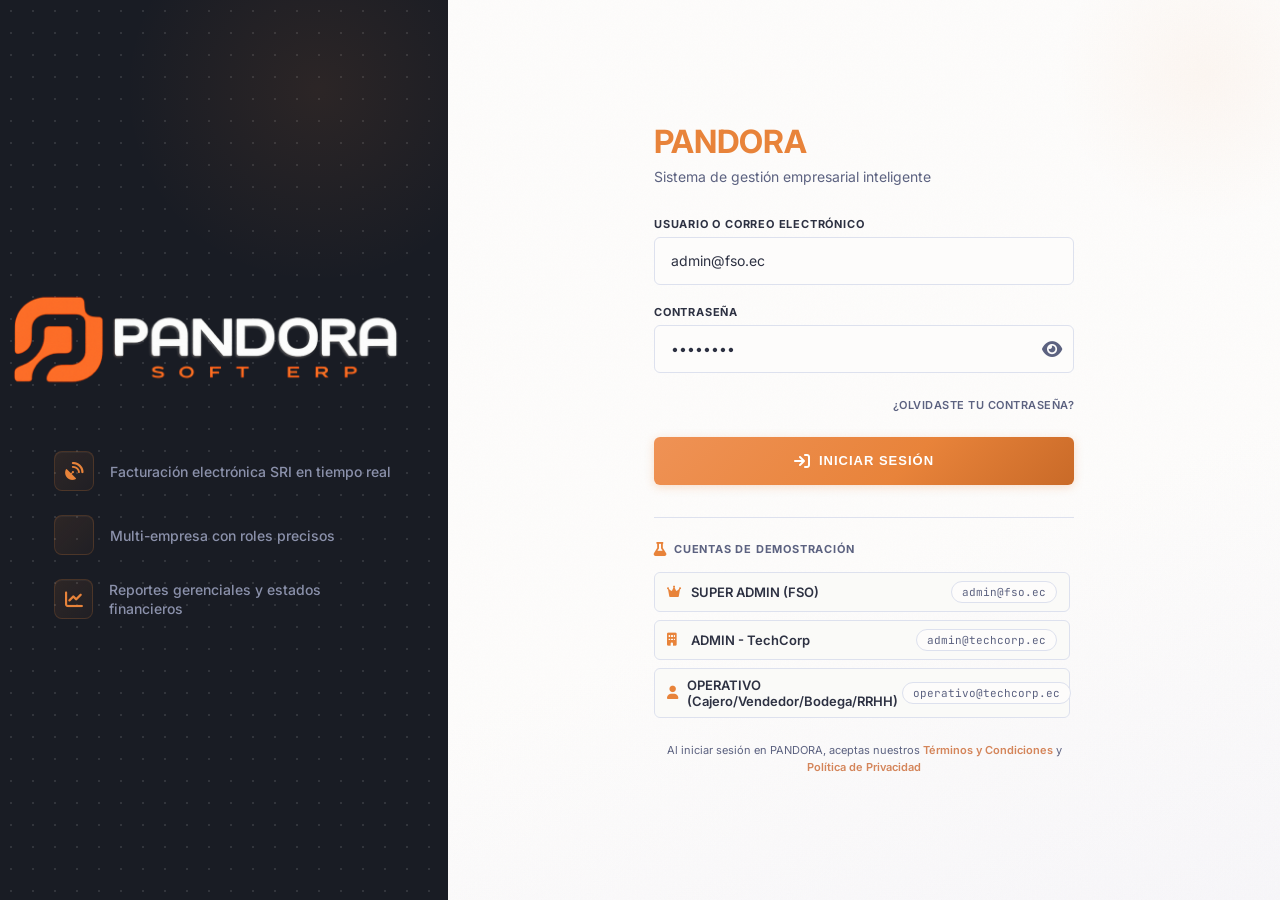
<file: login/login.html>
<!DOCTYPE html>
<html lang="es">
<head>
  <meta charset="UTF-8">
  <meta name="viewport" content="width=device-width, initial-scale=1.0">
  <title>PANDORA ERP - Inicio de Sesión</title>
  <link rel="preconnect" href="https://fonts.googleapis.com">
  <link href="https://fonts.googleapis.com/css2?family=Inter:wght@300;400;500;600;700;800&family=JetBrains+Mono:wght@400;500;600&display=swap" rel="stylesheet">
  <link rel="stylesheet" href="https://cdnjs.cloudflare.com/ajax/libs/font-awesome/6.0.0-beta3/css/all.min.css">
  <link rel="stylesheet" href="login.css">
</head>
<body>
  <div class="login-container">
    <!-- LADO IZQUIERDO - NEGRO -->
    <div class="login-left">
      <div class="login-left-content">
        <!-- LOGO TRIPLE GRANDE -->
        <div class="login-logo">
          <img src="../assets/PANDORA_LOGOVF.png" alt="PANDORA Contabilidad Inteligente">
        </div>
        
        <!-- CARACTERÍSTICAS CON ÍCONOS -->
        <div class="feature-list">
          <div class="feature-item">
            <i class="fas fa-satellite-dish"></i>
            <span>Facturación electrónica SRI en tiempo real</span>
          </div>
          <div class="feature-item">
            <i class="fas fa-shield-halved"></i>
            <span>Multi-empresa con roles precisos</span>
          </div>
          <div class="feature-item">
            <i class="fas fa-chart-line"></i>
            <span>Reportes gerenciales y estados financieros</span>
          </div>
        </div>
      </div>
    </div>
    
    <!-- LADO DERECHO - BLANCO -->
    <div class="login-right">
      <div class="login-form">
        <!-- TÍTULO CORREGIDO -->
        <div class="login-title">
          <h2>PANDORA</h2>
          <p>Sistema de gestión empresarial inteligente</p>
        </div>
        
        <!-- FORMULARIO -->
        <div class="form-group">
          <label class="form-label">USUARIO O CORREO ELECTRÓNICO</label>
          <input type="text" class="form-control" id="email" value="admin@fso.ec">
        </div>
        
        <div class="form-group">
          <label class="form-label">CONTRASEÑA</label>
          <div class="password-field">
            <input type="password" class="form-control" id="password" value="admin123">
            <button type="button" class="toggle-password" id="togglePassword">
              <i class="fas fa-eye"></i>
            </button>
          </div>
        </div>
        
        <!-- OLVIDASTE CONTRASEÑA -->
        <div class="forgot-link">
          <a href="#">¿OLVIDASTE TU CONTRASEÑA?</a>
        </div>
        
        <!-- ERROR -->
        <div id="errorMessage" class="alert-error" style="display: none;">
          <i class="fas fa-exclamation-circle"></i>
          <span>Credenciales incorrectas</span>
        </div>
        
        <!-- BOTÓN -->
        <button class="btn-login" id="loginBtn">
          <i class="fas fa-arrow-right-to-bracket"></i>
          INICIAR SESIÓN
        </button>
        
        <!-- CUENTAS DEMO -->
        <div class="demo-section">
          <div class="demo-title">
            <i class="fas fa-flask"></i>
            <span>CUENTAS DE DEMOSTRACIÓN</span>
          </div>
          <div class="demo-list" id="demoList"></div>
        </div>
        
        <!-- TÉRMINOS -->
        <div class="terms-text">
          Al iniciar sesión en PANDORA, aceptas nuestros 
          <a href="#">Términos y Condiciones</a> y 
          <a href="#">Política de Privacidad</a>
        </div>
      </div>
    </div>
  </div>

  <script src="login.js"></script>
</body>
</html>
</file>
<file: inicio-admin/inicio-admin.css>
* {
  margin: 0;
  padding: 0;
  box-sizing: border-box;
}

:root {
  /* Acento principal — naranja atenuado, más "tostado" */
  --primary:        #E8833A;          /* Antes: #FF6B2B — reducido 15% saturación */
  --primary-dark:   #C96A28;
  --primary-muted:  #D4855A;          /* Variante suave para textos sobre claro */
  --primary-light:  rgba(232, 131, 58, 0.07);
  --primary-alpha:  rgba(232, 131, 58, 0.13);
  --primary-alpha-strong: rgba(232, 131, 58, 0.25);

  /* Estado danger ajustado al nuevo acento */
  --danger:         #C94A3F;
  --danger-alpha:   rgba(201, 74, 63, 0.06);
  --danger-alpha-strong: rgba(201, 74, 63, 0.15);

  /* Estados adicionales */
  --success:        #27AE60;
  --success-alpha:  rgba(39, 174, 96, 0.1);
  --success-alpha-strong: rgba(39, 174, 96, 0.2);
  
  --warning:        #FFB300;
  --warning-alpha:  rgba(255, 179, 0, 0.1);
  --warning-alpha-strong: rgba(255, 179, 0, 0.2);
  
  --info:           #2979FF;
  --info-alpha:     rgba(41, 121, 255, 0.1);
  --info-alpha-strong: rgba(41, 121, 255, 0.2);

  /* ── Lado oscuro (left panel) ──
     Azul-pizarra profundo. Más descansado que el negro puro,
     evita el contraste extremo que cansa la vista tras horas. */
  --dark:           #111318;          /* fondo principal panel izq */
  --dark-2:         #191C24;          /* superficies secundarias */
  --dark-3:         #21252F;          /* hover states */
  --dark-4:         #2B303C;          /* bordes sutiles */
  --dark-5:         #353C4A;          /* bordes más pronunciados */

  /* ── Grises neutros ── */
  --gray-1:         #2D3142;
  --gray-2:         #5C6280;
  --gray-3:         #8B91AB;
  --gray-4:         #DDE1EE;
  --gray-5:         #F4F5FA;          /* fondo app — ligerísimo azul frío */
  --gray-6:         #FAFBFD;          /* gris más claro para hover */

  /* ── Lado claro (right panel) ──
     Blanco cálido en lugar de blanco puro: reduce fatiga ocular */
  --white:          #FDFCFB;
  --surface:        #FAFAF8;
  --surface-hover:  #F5F4F0;

  /* Layout */
  --sidebar-width:    280px;
  --header-height:    70px;
  --border-radius:    12px;
  --border-radius-sm: 6px;
  --border-radius-lg: 16px;
  --border-radius-xl: 24px;

  /* Sombras */
  --shadow-sm:        0 1px 4px rgba(0, 0, 0, 0.08);
  --shadow-md:        0 4px 16px rgba(0, 0, 0, 0.12);
  --shadow-lg:        0 8px 24px rgba(0, 0, 0, 0.15);
  --shadow-xl:        0 12px 32px rgba(0, 0, 0, 0.18);
  --shadow-warm:      0 4px 20px rgba(232, 131, 58, 0.18);
  --shadow-primary:   0 4px 16px rgba(232, 131, 58, 0.25);

  /* Transiciones */
  --transition:       all 0.2s ease;
  --transition-slow:  all 0.3s ease;
  --transition-fast:  all 0.1s ease;

  /* Z-index */
  --z-dropdown:       1000;
  --z-modal:          1100;
  --z-tooltip:        1200;
  --z-toast:          1300;
}

body {
  font-family: 'Inter', sans-serif;
  background: var(--gray-5);
  color: var(--dark-2);
  overflow: hidden;
  line-height: 1.5;
  -webkit-font-smoothing: antialiased;
  -moz-osx-font-smoothing: grayscale;
}

/* ============================================
   SCROLLBAR PERSONALIZADA
   ============================================ */
::-webkit-scrollbar { 
  width: 6px; 
  height: 6px; 
}

::-webkit-scrollbar-track { 
  background: transparent; 
}

::-webkit-scrollbar-thumb { 
  background: var(--gray-2); 
  border-radius: 10px; 
}

::-webkit-scrollbar-thumb:hover { 
  background: var(--gray-1); 
}

/* ============================================
   UTILIDADES MEJORADAS
   ============================================ */
.hidden { display: none !important; }
.visible { display: block !important; }
.invisible { visibility: hidden; }

.mono { font-family: 'JetBrains Mono', monospace; }

/* Tamaños de texto */
.text-3xs { font-size: 10px; }
.text-xxs { font-size: 11px; }
.text-xs { font-size: 12px; }
.text-sm { font-size: 13px; }
.text-base { font-size: 14px; }
.text-lg { font-size: 16px; }
.text-xl { font-size: 18px; }
.text-2xl { font-size: 20px; }
.text-3xl { font-size: 24px; }
.text-4xl { font-size: 30px; }
.text-5xl { font-size: 36px; }

/* Pesos de fuente */
.font-thin { font-weight: 100; }
.font-light { font-weight: 300; }
.font-normal { font-weight: 400; }
.font-medium { font-weight: 500; }
.font-semibold { font-weight: 600; }
.font-bold { font-weight: 700; }
.font-extrabold { font-weight: 800; }
.font-black { font-weight: 900; }

/* Colores de texto */
.text-primary { color: var(--primary); }
.text-primary-dark { color: var(--primary-dark); }
.text-primary-muted { color: var(--primary-muted); }
.text-success { color: var(--success); }
.text-danger { color: var(--danger); }
.text-warning { color: var(--warning); }
.text-info { color: var(--info); }
.text-white { color: white; }
.text-gray { color: var(--gray-2); }
.text-gray-light { color: var(--gray-3); }
.text-gray-dark { color: var(--gray-1); }
.text-dark { color: var(--dark-2); }
.text-dark-soft { color: var(--dark-3); }

/* Fondos */
.bg-primary { background: var(--primary); }
.bg-primary-light { background: var(--primary-light); }
.bg-primary-alpha { background: var(--primary-alpha); }
.bg-success { background: var(--success); }
.bg-success-alpha { background: var(--success-alpha); }
.bg-danger { background: var(--danger); }
.bg-danger-alpha { background: var(--danger-alpha); }
.bg-warning { background: var(--warning); }
.bg-warning-alpha { background: var(--warning-alpha); }
.bg-info { background: var(--info); }
.bg-info-alpha { background: var(--info-alpha); }
.bg-white { background: var(--white); }
.bg-surface { background: var(--surface); }
.bg-gray { background: var(--gray-5); }
.bg-gray-light { background: var(--gray-6); }
.bg-dark { background: var(--dark); }
.bg-dark-2 { background: var(--dark-2); }
.bg-dark-3 { background: var(--dark-3); }

/* Bordes */
.border { border: 1px solid var(--gray-4); }
.border-0 { border: none; }
.border-2 { border-width: 2px; }
.border-3 { border-width: 3px; }
.border-4 { border-width: 4px; }

.border-primary { border-color: var(--primary); }
.border-success { border-color: var(--success); }
.border-danger { border-color: var(--danger); }
.border-warning { border-color: var(--warning); }
.border-info { border-color: var(--info); }
.border-gray { border-color: var(--gray-3); }
.border-gray-light { border-color: var(--gray-4); }
.border-dark { border-color: var(--dark-4); }

.border-top { border-top: 1px solid var(--gray-4); }
.border-bottom { border-bottom: 1px solid var(--gray-4); }
.border-left { border-left: 1px solid var(--gray-4); }
.border-right { border-right: 1px solid var(--gray-4); }
.border-top-0 { border-top: none; }
.border-bottom-0 { border-bottom: none; }
.border-left-0 { border-left: none; }
.border-right-0 { border-right: none; }

/* Sombras */
.shadow-none { box-shadow: none; }
.shadow-sm { box-shadow: var(--shadow-sm); }
.shadow-md { box-shadow: var(--shadow-md); }
.shadow-lg { box-shadow: var(--shadow-lg); }
.shadow-xl { box-shadow: var(--shadow-xl); }
.shadow-warm { box-shadow: var(--shadow-warm); }
.shadow-primary { box-shadow: var(--shadow-primary); }

/* Flexbox y Grid */
.flex { display: flex; }
.inline-flex { display: inline-flex; }
.flex-row { flex-direction: row; }
.flex-row-reverse { flex-direction: row-reverse; }
.flex-col { flex-direction: column; }
.flex-col-reverse { flex-direction: column-reverse; }
.flex-wrap { flex-wrap: wrap; }
.flex-nowrap { flex-wrap: nowrap; }
.flex-1 { flex: 1 1 0%; }
.flex-auto { flex: 1 1 auto; }
.flex-initial { flex: 0 1 auto; }
.flex-none { flex: none; }

.grid { display: grid; }
.inline-grid { display: inline-grid; }

/* Alineación */
.items-start { align-items: flex-start; }
.items-end { align-items: flex-end; }
.items-center { align-items: center; }
.items-baseline { align-items: baseline; }
.items-stretch { align-items: stretch; }

.justify-start { justify-content: flex-start; }
.justify-end { justify-content: flex-end; }
.justify-center { justify-content: center; }
.justify-between { justify-content: space-between; }
.justify-around { justify-content: space-around; }
.justify-evenly { justify-content: space-evenly; }

.self-start { align-self: flex-start; }
.self-end { align-self: flex-end; }
.self-center { align-self: center; }
.self-stretch { align-self: stretch; }

/* Gap */
.gap-0 { gap: 0; }
.gap-1 { gap: 4px; }
.gap-2 { gap: 8px; }
.gap-3 { gap: 12px; }
.gap-4 { gap: 16px; }
.gap-5 { gap: 20px; }
.gap-6 { gap: 24px; }
.gap-8 { gap: 32px; }
.gap-10 { gap: 40px; }
.gap-12 { gap: 48px; }

/* Márgenes */
.m-0 { margin: 0; }
.m-1 { margin: 4px; }
.m-2 { margin: 8px; }
.m-3 { margin: 12px; }
.m-4 { margin: 16px; }
.m-6 { margin: 24px; }
.m-8 { margin: 32px; }
.m-10 { margin: 40px; }
.m-12 { margin: 48px; }

.mt-0 { margin-top: 0; }
.mt-1 { margin-top: 4px; }
.mt-2 { margin-top: 8px; }
.mt-3 { margin-top: 12px; }
.mt-4 { margin-top: 16px; }
.mt-6 { margin-top: 24px; }
.mt-8 { margin-top: 32px; }
.mt-10 { margin-top: 40px; }
.mt-12 { margin-top: 48px; }

.mb-0 { margin-bottom: 0; }
.mb-1 { margin-bottom: 4px; }
.mb-2 { margin-bottom: 8px; }
.mb-3 { margin-bottom: 12px; }
.mb-4 { margin-bottom: 16px; }
.mb-6 { margin-bottom: 24px; }
.mb-8 { margin-bottom: 32px; }
.mb-10 { margin-bottom: 40px; }
.mb-12 { margin-bottom: 48px; }

.ml-0 { margin-left: 0; }
.ml-1 { margin-left: 4px; }
.ml-2 { margin-left: 8px; }
.ml-3 { margin-left: 12px; }
.ml-4 { margin-left: 16px; }
.ml-6 { margin-left: 24px; }
.ml-8 { margin-left: 32px; }
.ml-10 { margin-left: 40px; }
.ml-12 { margin-left: 48px; }
.ml-auto { margin-left: auto; }

.mr-0 { margin-right: 0; }
.mr-1 { margin-right: 4px; }
.mr-2 { margin-right: 8px; }
.mr-3 { margin-right: 12px; }
.mr-4 { margin-right: 16px; }
.mr-6 { margin-right: 24px; }
.mr-8 { margin-right: 32px; }
.mr-10 { margin-right: 40px; }
.mr-12 { margin-right: 48px; }
.mr-auto { margin-right: auto; }

.mx-auto { margin-left: auto; margin-right: auto; }
.my-auto { margin-top: auto; margin-bottom: auto; }

/* Paddings */
.p-0 { padding: 0; }
.p-1 { padding: 4px; }
.p-2 { padding: 8px; }
.p-3 { padding: 12px; }
.p-4 { padding: 16px; }
.p-6 { padding: 24px; }
.p-8 { padding: 32px; }
.p-10 { padding: 40px; }
.p-12 { padding: 48px; }

.pt-0 { padding-top: 0; }
.pt-1 { padding-top: 4px; }
.pt-2 { padding-top: 8px; }
.pt-3 { padding-top: 12px; }
.pt-4 { padding-top: 16px; }
.pt-6 { padding-top: 24px; }
.pt-8 { padding-top: 32px; }
.pt-10 { padding-top: 40px; }
.pt-12 { padding-top: 48px; }

.pb-0 { padding-bottom: 0; }
.pb-1 { padding-bottom: 4px; }
.pb-2 { padding-bottom: 8px; }
.pb-3 { padding-bottom: 12px; }
.pb-4 { padding-bottom: 16px; }
.pb-6 { padding-bottom: 24px; }
.pb-8 { padding-bottom: 32px; }
.pb-10 { padding-bottom: 40px; }
.pb-12 { padding-bottom: 48px; }

.pl-0 { padding-left: 0; }
.pl-1 { padding-left: 4px; }
.pl-2 { padding-left: 8px; }
.pl-3 { padding-left: 12px; }
.pl-4 { padding-left: 16px; }
.pl-6 { padding-left: 24px; }
.pl-8 { padding-left: 32px; }
.pl-10 { padding-left: 40px; }
.pl-12 { padding-left: 48px; }

.pr-0 { padding-right: 0; }
.pr-1 { padding-right: 4px; }
.pr-2 { padding-right: 8px; }
.pr-3 { padding-right: 12px; }
.pr-4 { padding-right: 16px; }
.pr-6 { padding-right: 24px; }
.pr-8 { padding-right: 32px; }
.pr-10 { padding-right: 40px; }
.pr-12 { padding-right: 48px; }

.px-0 { padding-left: 0; padding-right: 0; }
.px-1 { padding-left: 4px; padding-right: 4px; }
.px-2 { padding-left: 8px; padding-right: 8px; }
.px-3 { padding-left: 12px; padding-right: 12px; }
.px-4 { padding-left: 16px; padding-right: 16px; }
.px-6 { padding-left: 24px; padding-right: 24px; }
.px-8 { padding-left: 32px; padding-right: 32px; }
.px-10 { padding-left: 40px; padding-right: 40px; }
.px-12 { padding-left: 48px; padding-right: 48px; }

.py-0 { padding-top: 0; padding-bottom: 0; }
.py-1 { padding-top: 4px; padding-bottom: 4px; }
.py-2 { padding-top: 8px; padding-bottom: 8px; }
.py-3 { padding-top: 12px; padding-bottom: 12px; }
.py-4 { padding-top: 16px; padding-bottom: 16px; }
.py-6 { padding-top: 24px; padding-bottom: 24px; }
.py-8 { padding-top: 32px; padding-bottom: 32px; }
.py-10 { padding-top: 40px; padding-bottom: 40px; }
.py-12 { padding-top: 48px; padding-bottom: 48px; }

/* Anchos y altos */
.w-full { width: 100%; }
.w-screen { width: 100vw; }
.w-auto { width: auto; }
.w-1\/2 { width: 50%; }
.w-1\/3 { width: 33.333333%; }
.w-2\/3 { width: 66.666667%; }
.w-1\/4 { width: 25%; }
.w-3\/4 { width: 75%; }
.w-1\/5 { width: 20%; }
.w-2\/5 { width: 40%; }
.w-3\/5 { width: 60%; }
.w-4\/5 { width: 80%; }

.h-full { height: 100%; }
.h-screen { height: 100vh; }
.h-auto { height: auto; }

.min-w-0 { min-width: 0; }
.min-w-full { min-width: 100%; }
.min-h-0 { min-height: 0; }
.min-h-full { min-height: 100%; }

.max-w-xs { max-width: 20rem; }
.max-w-sm { max-width: 24rem; }
.max-w-md { max-width: 28rem; }
.max-w-lg { max-width: 32rem; }
.max-w-xl { max-width: 36rem; }
.max-w-2xl { max-width: 42rem; }
.max-w-3xl { max-width: 48rem; }
.max-w-4xl { max-width: 56rem; }
.max-w-5xl { max-width: 64rem; }
.max-w-6xl { max-width: 72rem; }
.max-w-7xl { max-width: 80rem; }
.max-w-full { max-width: 100%; }

/* Bordes redondeados */
.rounded-none { border-radius: 0; }
.rounded-sm { border-radius: var(--border-radius-sm); }
.rounded { border-radius: var(--border-radius); }
.rounded-lg { border-radius: var(--border-radius-lg); }
.rounded-xl { border-radius: var(--border-radius-xl); }
.rounded-full { border-radius: 9999px; }

.rounded-t-none { border-top-left-radius: 0; border-top-right-radius: 0; }
.rounded-r-none { border-top-right-radius: 0; border-bottom-right-radius: 0; }
.rounded-b-none { border-bottom-right-radius: 0; border-bottom-left-radius: 0; }
.rounded-l-none { border-top-left-radius: 0; border-bottom-left-radius: 0; }

/* ============================================
   LAYOUT PRINCIPAL
   ============================================ */
.app-container {
  display: flex;
  height: 100vh;
  width: 100%;
  overflow: hidden;
}

/* ============================================
   SIDEBAR - CORREGIDO
   ============================================ */
.sidebar {
  width: var(--sidebar-width);
  background: var(--dark-2);
  display: flex;
  flex-direction: column;
  height: 100vh;
  overflow-y: auto;
  border-right: 1px solid var(--dark-4);
  transition: width 0.3s cubic-bezier(0.2, 0, 0, 1);
  position: relative;
  z-index: 10;
}

.sidebar.collapsed {
  width: 70px;
}

/* Brand - TAMAÑO CORREGIDO */
.sidebar-brand {
  display: flex;
  align-items: center;
  gap: 12px;
  padding: 16px 16px;
  border-bottom: 1px solid var(--dark-4);
  position: relative;
  min-height: 80px;
}

.brand-logo {
  width: 160px;  /* TAMAÑO ORIGINAL RESTAURADO */
  height: 50px;   /* TAMAÑO ORIGINAL RESTAURADO */
  object-fit: contain;
  filter: brightness(1.1);
}

.brand-text {
  transition: opacity 0.2s ease;
  white-space: nowrap;
  overflow: hidden;
}

.sidebar.collapsed .brand-text {
  display: none;
}

.brand-name {
  font-size: 18px;
  font-weight: 800;
  color: var(--white);
  letter-spacing: -0.5px;
  line-height: 1.2;
}

.brand-sub {
  font-size: 9px;
  color: var(--primary);
  font-weight: 600;
  letter-spacing: 1px;
  text-transform: uppercase;
  margin-top: 2px;
}

/* Botón de colapso - VISIBLE Y CENTRADO CORREGIDO */
.sidebar-collapse {
  position: absolute;
  right: -12px;
  top: 50%;
  transform: translateY(-50%);
  width: 28px;
  height: 28px;
  background: var(--primary);
  border: 2px solid var(--white);
  border-radius: 50%;
  display: flex;
  align-items: center;
  justify-content: center;
  color: white;
  font-size: 12px;
  cursor: pointer;
  z-index: 101; /* Aumentado para asegurar visibilidad */
  box-shadow: var(--shadow-warm);
  transition: all 0.3s ease;
  opacity: 1; /* Asegurar visibilidad */
  visibility: visible; /* Asegurar visibilidad */
}

.sidebar-collapse:hover {
  background: var(--primary-dark);
  transform: translateY(-50%) scale(1.1);
  box-shadow: var(--shadow-primary);
}

.sidebar.collapsed .sidebar-collapse {
  right: -12px;
}

.sidebar.collapsed .sidebar-collapse i {
  transform: rotate(180deg);
}

/* Company Switcher */
.company-switcher {
  margin: 16px 12px;
  padding: 12px;
  background: rgba(232, 131, 58, 0.08);
  border: 1px solid rgba(232, 131, 58, 0.18);
  border-radius: 10px;
  cursor: pointer;
  transition: all 0.2s ease;
  white-space: nowrap;
  overflow: hidden;
}

.company-switcher:hover {
  background: rgba(232, 131, 58, 0.15);
  border-color: rgba(232, 131, 58, 0.3);
}

.company-label {
  font-size: 9px;
  color: var(--primary);
  font-weight: 700;
  text-transform: uppercase;
  letter-spacing: 1px;
  margin-bottom: 6px;
}

.company-name {
  font-size: 13px;
  color: var(--white);
  font-weight: 600;
}

.sidebar.collapsed .company-switcher {
  padding: 8px;
  text-align: center;
}

.sidebar.collapsed .company-label,
.sidebar.collapsed .company-name {
  display: none;
}

.sidebar.collapsed .company-switcher::before {
  content: "🏢";
  font-size: 16px;
}

/* Role Chip - CORREGIDO (NO ES BOTÓN) */
.role-chip {
  margin: 8px 12px;
  padding: 6px 10px;
  background: var(--dark-4);
  border: 1px solid var(--dark-5);
  border-radius: 8px;
  display: flex;
  align-items: center;
  gap: 8px;
  white-space: nowrap;
  overflow: hidden;
  cursor: default; /* NO es botón */
  pointer-events: none; /* NO es interactivo */
}

.role-icon {
  font-size: 16px;
  flex-shrink: 0;
  color: var(--primary);
}

.role-name {
  font-size: 11px;
  font-weight: 700;
  color: var(--gray-2);
  text-transform: uppercase;
  letter-spacing: 0.8px;
}

.sidebar.collapsed .role-name {
  display: none;
}

.sidebar.collapsed .role-icon {
  margin: 0 auto;
}

/* Navegación */
.sidebar-nav {
  flex: 1;
  padding: 12px 0;
  overflow-y: auto;
  overflow-x: hidden;
}

.nav-section {
  margin-bottom: 4px;
}

.nav-section-title {
  font-size: 12px;
  font-weight: 700;
  color: var(--gray-3);
  text-transform: uppercase;
  letter-spacing: 0.8px;
  padding: 10px 16px;
  display: flex;
  align-items: center;
  gap: 8px;
  cursor: pointer;
  transition: all 0.2s ease;
  border-left: 3px solid transparent;
  white-space: nowrap;
  overflow: hidden;
}

.nav-section-title:hover {
  color: var(--white);
  background: var(--dark-3);
}

.nav-section-title i:first-child {
  color: var(--primary);
  width: 18px;
  font-size: 14px;
  flex-shrink: 0;
}

.section-arrow {
  margin-left: auto;
  font-size: 11px;
  color: var(--gray-2);
  transition: transform 0.2s ease;
  flex-shrink: 0;
}

.nav-section.open .section-arrow {
  transform: rotate(180deg);
}

.sidebar.collapsed .nav-section-title span:not(.section-arrow) {
  display: none;
}

.sidebar.collapsed .section-arrow {
  display: none;
}

/* Subsecciones */
.nav-subsection {
  margin-left: 12px;
  border-left: 1px dashed var(--dark-4);
  transition: max-height 0.3s ease, opacity 0.2s ease;
  max-height: 500px;
  opacity: 1;
  overflow: hidden;
}

.nav-subsection.closed {
  max-height: 0;
  opacity: 0;
  margin: 0;
  border-left-color: transparent;
}

.sidebar.collapsed .nav-subsection {
  display: none;
}

/* Items del menú */
.nav-item {
  display: flex;
  align-items: center;
  gap: 10px;
  padding: 8px 16px 8px 22px;
  color: var(--gray-2);
  font-size: 13px;
  font-weight: 500;
  cursor: pointer;
  transition: all 0.2s ease;
  border-left: 3px solid transparent;
  margin: 1px 6px 1px 0;
  border-radius: 0 6px 6px 0;
  white-space: nowrap;
  overflow: hidden;
}

.nav-item:hover {
  background: var(--dark-3);
  color: var(--gray-4);
}

.nav-item.active {
  background: rgba(232, 131, 58, 0.15);
  color: var(--primary);
  border-left-color: var(--primary);
}

.nav-icon {
  font-size: 14px;
  width: 18px;
  text-align: center;
  flex-shrink: 0;
}

/* Estado colapsado */
.sidebar.collapsed .nav-item {
  padding: 10px 0;
  justify-content: center;
  margin: 2px 8px;
}

.sidebar.collapsed .nav-icon {
  font-size: 18px;
  width: auto;
}

.sidebar.collapsed .nav-label {
  display: none;
}

.nav-badge {
  margin-left: auto;
  background: var(--danger);
  color: white;
  font-size: 9px;
  font-weight: 700;
  padding: 2px 6px;
  border-radius: 10px;
  flex-shrink: 0;
}

.nav-badge.dev {
  background: var(--info);
}

.sidebar.collapsed .nav-badge {
  display: none;
}

/* Sidebar Footer - MEJORADO */
.sidebar-footer {
  border-top: 1px solid var(--dark-4);
  padding: 16px 12px;
  margin-top: auto;
}

.user-info {
  display: flex;
  align-items: center;
  gap: 10px;
  padding: 8px;
  border-radius: 10px;
  cursor: pointer;
  white-space: nowrap;
  overflow: hidden;
  transition: all 0.2s ease;
}

.user-info:hover {
  background: var(--dark-3);
}

.user-avatar {
  width: 38px;
  height: 38px;
  border-radius: 50%;
  background: linear-gradient(135deg, var(--primary), var(--primary-dark));
  display: flex;
  align-items: center;
  justify-content: center;
  font-size: 14px;
  font-weight: 700;
  color: white;
  cursor: pointer;
  border: 2px solid var(--white);
  box-shadow: var(--shadow-sm);
  transition: all 0.2s ease;
  flex-shrink: 0;
  order: 1; /* Asegura que el avatar esté primero (izquierda) */
}

.user-details {
  overflow: hidden;
  transition: opacity 0.2s ease;
}

.sidebar.collapsed .user-details {
  display: none;
}

.user-name {
  font-size: 13px;
  font-weight: 600;
  color: var(--white);
}

.user-role {
  font-size: 10px;
  color: var(--gray-2);
}

/* ============================================
   MAIN CONTENT
   ============================================ */
.main-content {
  flex: 1;
  display: flex;
  flex-direction: column;
  overflow: hidden;
  background: var(--gray-5);
}

/* ============================================
   HEADER CORREGIDO
   ============================================ */
.header {
  height: var(--header-height);
  background: var(--white);
  border-bottom: 1px solid var(--gray-4);
  display: flex;
  align-items: center;
  padding: 0 24px;
  gap: 20px;
  flex-shrink: 0;
  box-shadow: var(--shadow-sm);
}

.breadcrumb {
  display: flex;
  align-items: center;
  gap: 6px;
  font-size: 13px;
  color: var(--gray-2);
  cursor: pointer;
}

.breadcrumb span:first-child {
  color: var(--primary);
  font-weight: 600;
}

.breadcrumb-current {
  font-weight: 700;
  color: var(--dark-2);
}

.breadcrumb-sep {
  color: var(--gray-3);
}

/* Company Badge - MEJORADO */
.company-badge {
  display: flex;
  align-items: center;
  gap: 8px;
  padding: 6px 14px;
  background: var(--primary-light);
  border: 1px solid rgba(232, 131, 58, 0.25);
  border-radius: 100px;
  cursor: pointer;
  transition: all 0.2s ease;
}

.company-badge:hover {
  background: var(--primary-alpha);
  border-color: rgba(232, 131, 58, 0.4);
  box-shadow: var(--shadow-warm);
}

.company-badge-dot {
  width: 8px;
  height: 8px;
  border-radius: 50%;
  background: var(--primary);
}

.company-badge-name {
  font-size: 13px;
  font-weight: 600;
  color: var(--dark-2);
}

/* Search Bar */
.search-bar {
  display: flex;
  align-items: center;
  background: var(--gray-5);
  border: 1.5px solid var(--gray-4);
  border-radius: 100px;
  padding: 0 16px;
  height: 40px;
  flex: 1;
  max-width: 400px;
  transition: all 0.2s ease;
}

.search-bar:focus-within {
  border-color: var(--primary);
  background: var(--white);
  box-shadow: 0 0 0 4px rgba(232, 131, 58, 0.1);
}

.search-bar i {
  color: var(--gray-2);
  margin-right: 10px;
  font-size: 15px;
}

.search-bar input {
  border: none;
  background: transparent;
  outline: none;
  font-size: 14px;
  width: 100%;
  color: var(--dark-2);
}

.search-bar input::placeholder {
  color: var(--gray-3);
}

/* Header Actions */
.header-actions {
  display: flex;
  align-items: center;
  gap: 16px;
  margin-left: auto;
}

/* Header Buttons */
.header-btn {
  width: 40px;
  height: 40px;
  border-radius: 50%;
  background: var(--gray-5);
  border: 1.5px solid var(--gray-4);
  display: flex;
  align-items: center;
  justify-content: center;
  color: var(--gray-1);
  font-size: 16px;
  cursor: pointer;
  position: relative;
  transition: all 0.2s ease;
}

.header-btn:hover {
  background: var(--primary);
  color: white;
  border-color: var(--primary);
  box-shadow: var(--shadow-warm);
}

.notification-badge {
  position: absolute;
  top: -2px;
  right: -2px;
  width: 8px;
  height: 8px;
  background: var(--danger);
  border-radius: 50%;
  border: 2px solid white;
}

/* Date Display */
.date-display {
  display: flex;
  align-items: center;
  gap: 8px;
  background: var(--gray-5);
  border: 1px solid var(--gray-4);
  padding: 6px 14px;
  border-radius: 100px;
  font-size: 13px;
  color: var(--gray-1);
  white-space: nowrap;
}

.date-display i {
  color: var(--primary);
}

/* Notifications Badge - SIN NÚMEROS */
.notifications-badge {
  width: 40px;
  height: 40px;
  border-radius: 50%;
  background: var(--gray-5);
  border: 1.5px solid var(--gray-4);
  display: flex;
  align-items: center;
  justify-content: center;
  color: var(--gray-1);
  font-size: 18px;
  cursor: pointer;
  position: relative;
  transition: all 0.2s ease;
}

.notifications-badge:hover {
  background: var(--primary);
  color: white;
  border-color: var(--primary);
  box-shadow: var(--shadow-warm);
}

.notifications-badge.has-notifications::after {
  content: '';
  position: absolute;
  top: 2px;
  right: 2px;
  width: 8px;
  height: 8px;
  background: var(--danger);
  border-radius: 50%;
  border: 2px solid white;
}

/* ============================================
   USER MENU CORREGIDO - SOLO TEXTO, NO BOTÓN
   ============================================ */
.user-menu-container {
  position: relative;
  display: flex;
  align-items: center;
  gap: 3px;
}

/* SOLO TEXTO, NO BOTÓN - CORREGIDO */
.user-info {
  display: flex;
  flex-direction: column;
  align-items: flex-start; /* Texto alineado a la izquierda */
  cursor: pointer;
  line-height: 1.1; /* Reducido para menos espacio vertical */
  order: 2; /* Asegura que la info esté después del avatar */
}

.user-info:hover {
  background: transparent; /* SIN cambio de fondo */
  color: var(--dark-2); /* Color normal, no cambia */
}

.user-name {
  font-weight: 600;
  font-size: 13px;
  color: var(--dark-2);
  white-space: nowrap;
  margin: 0;
  padding: 0;
  line-height: 0.4; /* Control fino */
}

.user-role {
  font-size: 10px;
  color: var(--gray-2);
  white-space: nowrap;
  margin: 0;
  padding: 0;
  line-height: 1; /* Control fino */
}

/* Avatar sigue siendo interactivo */
.user-avatar {
  width: 42px;
  height: 42px;
  border-radius: 50%;
  background: linear-gradient(135deg, var(--primary), var(--primary-dark));
  display: flex;
  align-items: center;
  justify-content: center;
  font-size: 15px;
  font-weight: 700;
  color: white;
  cursor: pointer;
  border: 2px solid var(--white);
  box-shadow: var(--shadow-sm);
  transition: all 0.2s ease;
}

.user-avatar:hover {
  transform: scale(1.05);
  box-shadow: var(--shadow-warm);
}

/* ============================================
   DROPDOWN MENU COMPLETO - CORREGIDO
   ============================================ */
.dropdown-menu {
  position: absolute;
  top: 52px;
  right: 0;
  background: white;
  border-radius: var(--border-radius);
  border: 1px solid var(--gray-4);
  box-shadow: var(--shadow-lg);
  min-width: 240px;
  z-index: var(--z-dropdown);
  display: none;
  animation: fadeIn 0.2s ease;
}

@keyframes fadeIn {
  from { opacity: 0; transform: translateY(-10px); }
  to { opacity: 1; transform: translateY(0); }
}

.dropdown-menu.open {
  display: block;
}

.dropdown-item {
  padding: 12px 18px;
  display: flex;
  align-items: center;
  gap: 12px;
  font-size: 13px;
  color: var(--dark-2);
  cursor: pointer;
  transition: all 0.2s ease;
  border-bottom: 1px solid var(--gray-4);
}

.dropdown-item:last-child {
  border-bottom: none;
}

.dropdown-item:hover {
  background: var(--primary-light);
  color: var(--primary-dark);
}

.dropdown-item i {
  width: 18px;
  color: var(--gray-1);
  font-size: 15px;
}

.dropdown-divider {
  height: 1px;
  background: var(--gray-4);
  margin: 8px 0;
}

/* Logout Button */
.logout-btn {
  padding: 8px 16px;
  border-radius: 8px;
  background: var(--gray-5);
  border: 1.5px solid var(--gray-4);
  font-size: 13px;
  font-weight: 600;
  color: var(--gray-1);
  cursor: pointer;
  transition: all 0.2s ease;
}

.logout-btn:hover {
  border-color: var(--danger);
  color: var(--danger);
  background: var(--danger-alpha);
}

/* ============================================
   MAIN CONTAINER
   ============================================ */
.main-container {
  flex: 1;
  overflow-y: auto;
  padding: 28px;
  background: var(--gray-5);
}

/* ============================================
   PAGE HEADER
   ============================================ */
.page-header {
  display: flex;
  align-items: flex-start;
  justify-content: space-between;
  margin-bottom: 28px;
  flex-wrap: wrap;
  gap: 16px;
}

.page-title {
  font-size: 28px;
  font-weight: 800;
  color: var(--dark-2);
  letter-spacing: -0.5px;
  margin-bottom: 6px;
}

.page-subtitle {
  font-size: 14px;
  color: var(--gray-2);
}

.page-actions {
  display: flex;
  gap: 12px;
  flex-wrap: wrap;
}

/* ============================================
   CARDS MEJORADAS
   ============================================ */
.card {
  background: var(--white);
  border-radius: var(--border-radius);
  border: 1px solid var(--gray-4);
  box-shadow: var(--shadow-sm);
  overflow: hidden;
  transition: var(--transition);
  margin-bottom: 24px;
}

.card:hover {
  box-shadow: var(--shadow-md);
}

.card-header {
  padding: 20px 24px;
  border-bottom: 1px solid var(--gray-4);
  display: flex;
  align-items: center;
  justify-content: space-between;
}

.card-title {
  font-size: 18px;
  font-weight: 700;
  color: var(--dark-2);
}

.card-actions {
  display: flex;
  gap: 8px;
}

.card-body {
  padding: 24px;
}

/* ============================================
   GRIDS
   ============================================ */
.grid-2 { display: grid; grid-template-columns: repeat(2, 1fr); gap: 24px; }
.grid-3 { display: grid; grid-template-columns: repeat(3, 1fr); gap: 24px; }
.grid-4 { display: grid; grid-template-columns: repeat(4, 1fr); gap: 24px; }
.grid-5 { display: grid; grid-template-columns: repeat(5, 1fr); gap: 20px; }
.grid-6 { display: grid; grid-template-columns: repeat(6, 1fr); gap: 20px; }
.grid-21 { display: grid; grid-template-columns: 2fr 1fr; gap: 24px; }
.grid-12 { display: grid; grid-template-columns: 1fr 2fr; gap: 24px; }
.grid-13 { display: grid; grid-template-columns: 1fr 3fr; gap: 24px; }
.grid-31 { display: grid; grid-template-columns: 3fr 1fr; gap: 24px; }

/* ============================================
   STAT CARDS MEJORADAS
   ============================================ */
.stat-card {
  background: var(--white);
  border-radius: var(--border-radius);
  padding: 24px;
  border: 1px solid var(--gray-4);
  box-shadow: var(--shadow-sm);
  transition: var(--transition);
  position: relative;
  overflow: hidden;
  cursor: pointer;
}

.stat-card:hover {
  transform: translateY(-3px);
  box-shadow: var(--shadow-lg);
}

.stat-card.primary::after {
  content: '';
  position: absolute;
  top: -20px;
  right: -20px;
  width: 120px;
  height: 120px;
  border-radius: 50%;
  background: var(--primary);
  opacity: 0.05;
}

.stat-card.success::after {
  content: '';
  position: absolute;
  top: -20px;
  right: -20px;
  width: 120px;
  height: 120px;
  border-radius: 50%;
  background: var(--success);
  opacity: 0.05;
}

.stat-card.info::after {
  content: '';
  position: absolute;
  top: -20px;
  right: -20px;
  width: 120px;
  height: 120px;
  border-radius: 50%;
  background: var(--info);
  opacity: 0.05;
}

.stat-card.warning::after {
  content: '';
  position: absolute;
  top: -20px;
  right: -20px;
  width: 120px;
  height: 120px;
  border-radius: 50%;
  background: var(--warning);
  opacity: 0.05;
}

.stat-icon {
  font-size: 36px;
  margin-bottom: 20px;
  color: var(--primary);
}

.stat-value {
  font-size: 36px;
  font-weight: 800;
  font-family: 'JetBrains Mono', monospace;
  color: var(--dark-2);
  margin-bottom: 6px;
  line-height: 1.2;
}

.stat-label {
  font-size: 14px;
  color: var(--gray-2);
  font-weight: 500;
}

.stat-change {
  margin-top: 14px;
  font-size: 12px;
  font-weight: 600;
  display: flex;
  align-items: center;
  gap: 4px;
}

.stat-change.positive { color: var(--success); }
.stat-change.negative { color: var(--danger); }

/* ============================================
   TABLAS MEJORADAS
   ============================================ */
.table-container {
  overflow-x: auto;
  border-radius: var(--border-radius);
}

table {
  width: 100%;
  border-collapse: collapse;
}

thead th {
  padding: 16px 20px;
  text-align: left;
  font-size: 12px;
  font-weight: 700;
  text-transform: uppercase;
  letter-spacing: 0.5px;
  color: var(--gray-1);
  background: var(--gray-5);
  border-bottom: 1px solid var(--gray-4);
}

tbody td {
  padding: 16px 20px;
  font-size: 14px;
  color: var(--dark-2);
  border-bottom: 1px solid var(--gray-4);
  transition: all 0.2s ease;
}

tbody tr {
  cursor: pointer;
  transition: all 0.2s ease;
}

tbody tr:hover {
  background: var(--primary-light);
}

tbody tr:active {
  background: var(--primary-alpha);
}

.table-footer {
  padding: 18px 24px;
  display: flex;
  justify-content: space-between;
  align-items: center;
  border-top: 1px solid var(--gray-4);
  background: var(--gray-5);
  font-size: 13px;
  color: var(--gray-2);
}

/* ============================================
   BADGES MEJORADOS
   ============================================ */
.badge {
  display: inline-flex;
  align-items: center;
  padding: 4px 12px;
  border-radius: 100px;
  font-size: 11px;
  font-weight: 600;
  line-height: 1.4;
  white-space: nowrap;
}

.badge-sm {
  padding: 2px 8px;
  font-size: 10px;
}

.badge-lg {
  padding: 6px 16px;
  font-size: 12px;
}

.badge-success {
  background: var(--success-alpha);
  color: var(--success);
}

.badge-success.badge-outline {
  background: transparent;
  border: 1px solid var(--success);
  color: var(--success);
}

.badge-danger {
  background: var(--danger-alpha);
  color: var(--danger);
}

.badge-danger.badge-outline {
  background: transparent;
  border: 1px solid var(--danger);
  color: var(--danger);
}

.badge-warning {
  background: var(--warning-alpha);
  color: var(--warning);
}

.badge-warning.badge-outline {
  background: transparent;
  border: 1px solid var(--warning);
  color: var(--warning);
}

.badge-info {
  background: var(--info-alpha);
  color: var(--info);
}

.badge-info.badge-outline {
  background: transparent;
  border: 1px solid var(--info);
  color: var(--info);
}

.badge-primary {
  background: var(--primary-alpha);
  color: var(--primary-dark);
}

.badge-primary.badge-outline {
  background: transparent;
  border: 1px solid var(--primary);
  color: var(--primary);
}

.badge-secondary {
  background: var(--gray-5);
  color: var(--gray-2);
  border: 1px solid var(--gray-4);
}

/* ============================================
   BOTONES MEJORADOS
   ============================================ */
.btn {
  display: inline-flex;
  align-items: center;
  justify-content: center;
  gap: 8px;
  padding: 10px 20px;
  border-radius: var(--border-radius-sm);
  font-size: 13px;
  font-weight: 600;
  cursor: pointer;
  transition: all 0.2s ease;
  border: none;
  outline: none;
  white-space: nowrap;
  line-height: 1.4;
}

.btn-sm {
  padding: 6px 14px;
  font-size: 12px;
  gap: 6px;
}

.btn-md {
  padding: 8px 18px;
  font-size: 13px;
}

.btn-lg {
  padding: 12px 28px;
  font-size: 15px;
  gap: 10px;
}

.btn-xl {
  padding: 14px 36px;
  font-size: 16px;
  gap: 12px;
}

.btn-icon {
  width: 36px;
  height: 36px;
  padding: 0;
  border-radius: 8px;
  background: transparent;
  color: var(--gray-2);
  border: 1px solid var(--gray-4);
}

.btn-icon-sm {
  width: 32px;
  height: 32px;
  font-size: 14px;
}

.btn-icon-lg {
  width: 44px;
  height: 44px;
  font-size: 18px;
}

.btn-icon:hover {
  background: var(--primary-light);
  color: var(--primary);
  border-color: var(--primary-alpha-strong);
}

.btn-icon.btn-danger:hover {
  background: var(--danger-alpha);
  color: var(--danger);
  border-color: var(--danger-alpha-strong);
}

.btn-icon.btn-success:hover {
  background: var(--success-alpha);
  color: var(--success);
  border-color: var(--success-alpha-strong);
}

.btn-icon.btn-warning:hover {
  background: var(--warning-alpha);
  color: var(--warning);
  border-color: var(--warning-alpha-strong);
}

.btn-primary {
  background: linear-gradient(135deg, var(--primary), var(--primary-dark));
  color: white;
  box-shadow: var(--shadow-warm);
}

.btn-primary:hover {
  transform: translateY(-2px);
  box-shadow: var(--shadow-primary);
}

.btn-primary:active {
  transform: translateY(0);
  box-shadow: var(--shadow-sm);
}

.btn-secondary {
  background: var(--white);
  color: var(--dark-2);
  border: 1.5px solid var(--gray-4);
}

.btn-secondary:hover {
  border-color: var(--primary);
  color: var(--primary);
  background: var(--primary-light);
}

.btn-outline-primary {
  background: transparent;
  color: var(--primary);
  border: 1.5px solid var(--primary);
}

.btn-outline-primary:hover {
  background: var(--primary);
  color: white;
}

.btn-outline-success {
  background: transparent;
  color: var(--success);
  border: 1.5px solid var(--success);
}

.btn-outline-success:hover {
  background: var(--success);
  color: white;
}

.btn-outline-danger {
  background: transparent;
  color: var(--danger);
  border: 1.5px solid var(--danger);
}

.btn-outline-danger:hover {
  background: var(--danger);
  color: white;
}

.btn-text {
  background: transparent;
  color: var(--gray-2);
  padding: 6px 12px;
}

.btn-text:hover {
  color: var(--primary);
  background: var(--primary-light);
}

.btn-warning {
  background: var(--warning);
  color: white;
}

.btn-warning:hover {
  background: #e69500;
  transform: translateY(-1px);
  box-shadow: var(--shadow-warm);
}

.btn-link {
  background: transparent;
  color: var(--primary);
  padding: 0;
  text-decoration: underline;
  text-underline-offset: 2px;
}

.btn-link:hover {
  color: var(--primary-dark);
}

.btn:disabled,
.btn.disabled {
  opacity: 0.6;
  cursor: not-allowed;
  pointer-events: none;
}

/* ============================================
   PROGRESS BARS
   ============================================ */
.progress {
  height: 6px;
  background: var(--gray-4);
  border-radius: 10px;
  overflow: hidden;
  width: 100%;
}

.progress-sm {
  height: 4px;
}

.progress-lg {
  height: 10px;
}

.progress-bar {
  height: 100%;
  border-radius: 10px;
  background: linear-gradient(90deg, var(--primary), var(--primary-dark));
  transition: width 0.3s ease;
}

.progress-bar.success {
  background: linear-gradient(90deg, var(--success), #219653);
}

.progress-bar.danger {
  background: linear-gradient(90deg, var(--danger), #C62828);
}

.progress-bar.warning {
  background: linear-gradient(90deg, var(--warning), #F39C12);
}

.progress-container {
  display: flex;
  align-items: center;
  gap: 10px;
}

/* ============================================
   EMPTY STATE
   ============================================ */
.empty-state {
  text-align: center;
  padding: 80px 20px;
  background: white;
  border-radius: var(--border-radius);
  border: 1px solid var(--gray-4);
}

.empty-icon {
  font-size: 80px;
  margin-bottom: 24px;
  opacity: 0.5;
  color: var(--gray-3);
}

.empty-title {
  font-size: 22px;
  font-weight: 700;
  color: var(--dark-2);
  margin-bottom: 10px;
}

.empty-description {
  font-size: 14px;
  color: var(--gray-2);
  max-width: 450px;
  margin: 0 auto 28px;
}

/* ============================================
   ALERTS MEJORADAS
   ============================================ */
.alert {
  padding: 16px 20px;
  border-radius: var(--border-radius-sm);
  font-size: 14px;
  display: flex;
  align-items: flex-start;
  gap: 14px;
  margin-bottom: 24px;
  border: 1px solid transparent;
}

.alert-sm {
  padding: 10px 14px;
  font-size: 12px;
}

.alert-lg {
  padding: 20px 24px;
  font-size: 15px;
}

.alert-primary {
  background: var(--primary-light);
  border-color: rgba(232, 131, 58, 0.3);
  color: var(--primary-dark);
}

.alert-success {
  background: var(--success-alpha);
  border-color: rgba(39, 174, 96, 0.3);
  color: var(--success);
}

.alert-danger {
  background: var(--danger-alpha);
  border-color: rgba(201, 74, 63, 0.3);
  color: var(--danger);
}

.alert-warning {
  background: var(--warning-alpha);
  border-color: rgba(255, 179, 0, 0.3);
  color: var(--warning);
}

.alert-info {
  background: var(--info-alpha);
  border-color: rgba(41, 121, 255, 0.3);
  color: var(--info);
}

.alert i {
  font-size: 18px;
  flex-shrink: 0;
  margin-top: 2px;
}

/* ============================================
   MODAL MEJORADO
   ============================================ */
.modal-overlay {
  position: fixed;
  inset: 0;
  background: rgba(0, 0, 0, 0.6);
  backdrop-filter: blur(6px);
  z-index: var(--z-modal);
  display: none;
  align-items: center;
  justify-content: center;
}

.modal-overlay.open {
  display: flex;
}

.modal {
  background: white;
  border-radius: var(--border-radius-lg);
  width: 90%;
  max-width: 600px;
  max-height: 90vh;
  overflow-y: auto;
  box-shadow: var(--shadow-xl);
  animation: slideUp 0.3s ease;
}

.modal-sm {
  max-width: 400px;
}

.modal-lg {
  max-width: 800px;
}

.modal-xl {
  max-width: 1000px;
}

@keyframes slideUp {
  from { transform: translateY(40px); opacity: 0; }
  to { transform: translateY(0); opacity: 1; }
}

.modal-header {
  padding: 22px 28px;
  border-bottom: 1px solid var(--gray-4);
  display: flex;
  align-items: center;
  justify-content: space-between;
  position: sticky;
  top: 0;
  background: white;
  z-index: 10;
}

.modal-title {
  font-size: 20px;
  font-weight: 700;
  color: var(--dark-2);
}

.modal-close {
  width: 36px;
  height: 36px;
  border-radius: 50%;
  background: var(--gray-5);
  border: none;
  display: flex;
  align-items: center;
  justify-content: center;
  font-size: 18px;
  color: var(--gray-1);
  cursor: pointer;
  transition: all 0.2s ease;
}

.modal-close:hover {
  background: var(--danger);
  color: white;
  transform: rotate(90deg);
}

.modal-body {
  padding: 28px;
  max-height: calc(90vh - 160px);
  overflow-y: auto;
}

.modal-footer {
  padding: 20px 28px;
  border-top: 1px solid var(--gray-4);
  display: flex;
  justify-content: flex-end;
  gap: 14px;
  position: sticky;
  bottom: 0;
  background: white;
}

/* ============================================
   TABS MEJORADAS
   ============================================ */
.tabs {
  display: flex;
  gap: 4px;
  border-bottom: 1px solid var(--gray-4);
  margin-bottom: 28px;
  background: white;
  padding: 0 4px;
  border-radius: var(--border-radius-sm) var(--border-radius-sm) 0 0;
}

.tab {
  padding: 12px 24px;
  font-size: 14px;
  font-weight: 500;
  color: var(--gray-2);
  cursor: pointer;
  border-bottom: 2px solid transparent;
  transition: all 0.2s ease;
  white-space: nowrap;
}

.tab:hover {
  color: var(--dark-2);
  background: var(--gray-5);
}

.tab.active {
  color: var(--primary);
  border-bottom-color: var(--primary);
  font-weight: 600;
}

.tab-sm {
  padding: 8px 16px;
  font-size: 12px;
}

.tab-lg {
  padding: 16px 32px;
  font-size: 15px;
}

/* ============================================
   FORM ELEMENTS MEJORADOS
   ============================================ */
.form-group {
  margin-bottom: 24px;
}

.form-group-sm {
  margin-bottom: 16px;
}

.form-group-lg {
  margin-bottom: 32px;
}

.form-label {
  display: block;
  font-size: 13px;
  font-weight: 600;
  color: var(--dark-2);
  margin-bottom: 8px;
}

.form-label.required::after {
  content: '*';
  color: var(--danger);
  margin-left: 4px;
}

.form-control {
  width: 100%;
  padding: 12px 18px;
  border: 1px solid var(--gray-4);
  border-radius: 8px;
  font-size: 14px;
  transition: all 0.2s ease;
  font-family: 'Inter', sans-serif;
  background: var(--white);
}

.form-control-sm {
  padding: 8px 14px;
  font-size: 13px;
}

.form-control-lg {
  padding: 14px 22px;
  font-size: 16px;
}

.form-control:focus {
  outline: none;
  border-color: var(--primary);
  box-shadow: 0 0 0 4px rgba(232, 131, 58, 0.1);
}

.form-control:disabled,
.form-control[readonly] {
  background: var(--gray-5);
  color: var(--gray-2);
  cursor: not-allowed;
  border-color: var(--gray-4);
}

.form-control::placeholder {
  color: var(--gray-3);
}

select.form-control {
  appearance: none;
  background-image: url("data:image/svg+xml,%3Csvg xmlns='http://www.w3.org/2000/svg' fill='none' viewBox='0 0 20 20'%3E%3Cpath stroke='%235C6280' stroke-linecap='round' stroke-linejoin='round' stroke-width='1.5' d='M6 8l4 4 4-4'/%3E%3C/svg%3E");
  background-position: right 16px center;
  background-repeat: no-repeat;
  background-size: 18px;
  padding-right: 48px;
}

textarea.form-control {
  min-height: 120px;
  resize: vertical;
}

/* Form Grids */
.form-grid-2 {
  display: grid;
  grid-template-columns: repeat(2, 1fr);
  gap: 24px;
}

.form-grid-3 {
  display: grid;
  grid-template-columns: repeat(3, 1fr);
  gap: 24px;
}

.form-grid-4 {
  display: grid;
  grid-template-columns: repeat(4, 1fr);
  gap: 20px;
}

/* Checkboxes y Radios */
.form-check {
  display: flex;
  align-items: center;
  gap: 10px;
  cursor: pointer;
  font-size: 14px;
  color: var(--dark-2);
}

.form-check input[type="checkbox"],
.form-check input[type="radio"] {
  width: 18px;
  height: 18px;
  cursor: pointer;
  accent-color: var(--primary);
}

.form-check-sm {
  font-size: 12px;
  gap: 8px;
}

.form-check-sm input[type="checkbox"],
.form-check-sm input[type="radio"] {
  width: 16px;
  height: 16px;
}

.form-check-lg {
  font-size: 16px;
  gap: 12px;
}

.form-check-lg input[type="checkbox"],
.form-check-lg input[type="radio"] {
  width: 20px;
  height: 20px;
}

.form-text {
  font-size: 12px;
  color: var(--gray-2);
  margin-top: 6px;
}

.text-danger {
  color: var(--danger);
}

/* ============================================
   FILE UPLOAD
   ============================================ */
.file-upload {
  display: flex;
  gap: 12px;
  align-items: center;
}

.file-upload .form-control {
  flex: 1;
}

.file-upload-preview {
  width: 60px;
  height: 60px;
  border-radius: 8px;
  background: var(--gray-5);
  border: 1px dashed var(--gray-3);
  display: flex;
  align-items: center;
  justify-content: center;
  color: var(--gray-2);
  font-size: 24px;
  cursor: pointer;
}

.file-upload-preview:hover {
  border-color: var(--primary);
  color: var(--primary);
  background: var(--primary-light);
}

/* ============================================
   TIMELINE
   ============================================ */
.timeline {
  position: relative;
  padding-left: 28px;
}

.timeline::before {
  content: '';
  position: absolute;
  left: 8px;
  top: 0;
  bottom: 0;
  width: 2px;
  background: var(--gray-4);
}

.timeline-item {
  position: relative;
  padding-bottom: 28px;
}

.timeline-item:last-child {
  padding-bottom: 0;
}

.timeline-item::before {
  content: '';
  position: absolute;
  left: -28px;
  top: 4px;
  width: 12px;
  height: 12px;
  border-radius: 50%;
  background: white;
  border: 2px solid var(--primary);
  z-index: 1;
}

.timeline-item.success::before {
  border-color: var(--success);
}

.timeline-item.danger::before {
  border-color: var(--danger);
}

.timeline-item.warning::before {
  border-color: var(--warning);
}

.timeline-date {
  font-size: 12px;
  color: var(--gray-2);
  margin-bottom: 6px;
}

.timeline-title {
  font-size: 15px;
  font-weight: 600;
  color: var(--dark-2);
  margin-bottom: 6px;
}

.timeline-description {
  font-size: 13px;
  color: var(--gray-2);
}

/* ============================================
   STATUS INDICATORS
   ============================================ */
.status-indicator {
  display: inline-flex;
  align-items: center;
  gap: 6px;
  font-size: 13px;
}

.status-indicator::before {
  content: '';
  display: inline-block;
  width: 10px;
  height: 10px;
  border-radius: 50%;
}

.status-active::before {
  background: var(--success);
  box-shadow: 0 0 0 2px var(--success-alpha);
}

.status-inactive::before {
  background: var(--gray-2);
}

.status-warning::before {
  background: var(--warning);
  box-shadow: 0 0 0 2px var(--warning-alpha);
}

.status-danger::before {
  background: var(--danger);
  box-shadow: 0 0 0 2px var(--danger-alpha);
}

/* ============================================
   METRIC CARDS
   ============================================ */
.metric-card {
  background: white;
  border-radius: var(--border-radius-sm);
  padding: 20px;
  border: 1px solid var(--gray-4);
  transition: var(--transition);
}

.metric-card:hover {
  box-shadow: var(--shadow-md);
}

.metric-value {
  font-size: 28px;
  font-weight: 700;
  font-family: 'JetBrains Mono', monospace;
  color: var(--dark-2);
  margin-top: 12px;
  line-height: 1.2;
}

.metric-label {
  font-size: 13px;
  color: var(--gray-2);
}

/* ============================================
   FILTERS BAR
   ============================================ */
.filters-bar {
  background: white;
  border-radius: var(--border-radius-sm);
  padding: 18px 24px;
  margin-bottom: 24px;
  border: 1px solid var(--gray-4);
  display: flex;
  flex-wrap: wrap;
  gap: 16px;
  align-items: center;
}

/* ============================================
   PAGINATION
   ============================================ */
.pagination {
  display: flex;
  align-items: center;
  justify-content: flex-end;
  gap: 6px;
  margin-top: 24px;
}

.page-item {
  min-width: 38px;
  height: 38px;
  border-radius: 8px;
  display: flex;
  align-items: center;
  justify-content: center;
  font-size: 14px;
  cursor: pointer;
  border: 1px solid var(--gray-4);
  background: white;
  transition: all 0.2s ease;
  padding: 0 10px;
}

.page-item:hover:not(.active) {
  border-color: var(--primary);
  color: var(--primary);
  background: var(--primary-light);
}

.page-item.active {
  background: var(--primary);
  color: white;
  border-color: var(--primary);
  font-weight: 600;
}

.page-item.disabled {
  opacity: 0.5;
  cursor: not-allowed;
  pointer-events: none;
}

/* ============================================
   ACTION BUTTONS
   ============================================ */
.action-buttons {
  display: flex;
  gap: 6px;
  flex-wrap: wrap;
}

/* ============================================
   SEARCH BOX
   ============================================ */
.search-box {
  display: flex;
  align-items: center;
  background: var(--gray-5);
  border: 1px solid var(--gray-4);
  border-radius: 8px;
  padding: 0 14px;
  height: 42px;
  flex: 1;
  min-width: 250px;
  transition: var(--transition);
}

.search-box:focus-within {
  border-color: var(--primary);
  background: var(--white);
  box-shadow: 0 0 0 4px rgba(232, 131, 58, 0.1);
}

.search-box i {
  color: var(--gray-2);
  margin-right: 10px;
  font-size: 15px;
}

.search-box input {
  border: none;
  background: transparent;
  outline: none;
  font-size: 14px;
  width: 100%;
  color: var(--dark-2);
}

.search-box input::placeholder {
  color: var(--gray-3);
}

/* ============================================
   SUMMARY CARDS
   ============================================ */
.summary-cards {
  display: grid;
  grid-template-columns: repeat(4, 1fr);
  gap: 20px;
  margin-bottom: 24px;
}

.summary-card {
  background: white;
  border-radius: 12px;
  padding: 18px;
  display: flex;
  align-items: center;
  gap: 16px;
  box-shadow: var(--shadow-sm);
  border: 1px solid var(--gray-4);
  transition: var(--transition);
}

.summary-card:hover {
  transform: translateY(-3px);
  box-shadow: var(--shadow-md);
}

.summary-icon {
  width: 54px;
  height: 54px;
  border-radius: 12px;
  background: var(--primary-light);
  display: flex;
  align-items: center;
  justify-content: center;
  font-size: 26px;
  color: var(--primary);
}

.summary-value {
  font-size: 26px;
  font-weight: 700;
  line-height: 1.2;
  color: var(--dark-2);
}

.summary-label {
  font-size: 13px;
  color: var(--gray-2);
  margin-top: 4px;
}

/* ============================================
   FILTERS PANEL
   ============================================ */
.filters-panel {
  background: white;
  border-radius: 16px;
  padding: 24px;
  margin-bottom: 28px;
  border: 1px solid var(--gray-4);
  box-shadow: var(--shadow-sm);
}

.filters-header {
  display: flex;
  justify-content: space-between;
  align-items: center;
  margin-bottom: 20px;
}

.filters-header h3 {
  font-size: 16px;
  font-weight: 600;
  display: flex;
  align-items: center;
  gap: 8px;
  color: var(--dark-2);
}

.filters-header h3 i {
  color: var(--primary);
}

.filters-grid {
  display: grid;
  grid-template-columns: repeat(4, 1fr);
  gap: 20px;
  margin-bottom: 20px;
}

.filter-group {
  display: flex;
  flex-direction: column;
  gap: 8px;
}

.filter-group label {
  font-size: 12px;
  font-weight: 600;
  color: var(--gray-1);
  text-transform: uppercase;
  letter-spacing: 0.5px;
}

.search-actions {
  display: flex;
  gap: 12px;
  justify-content: flex-end;
  border-top: 1px solid var(--gray-4);
  padding-top: 20px;
}

/* ============================================
   KPIs GRID
   ============================================ */
.kpi-grid {
  display: grid;
  grid-template-columns: repeat(6, 1fr);
  gap: 20px;
  margin-bottom: 28px;
}

.kpi-card {
  background: white;
  border-radius: 14px;
  padding: 18px;
  display: flex;
  align-items: center;
  gap: 14px;
  box-shadow: var(--shadow-sm);
  border: 1px solid var(--gray-4);
  cursor: pointer;
  transition: var(--transition);
}

.kpi-card:hover {
  transform: translateY(-3px);
  box-shadow: var(--shadow-md);
  border-color: var(--primary-alpha-strong);
}

.kpi-icon {
  width: 48px;
  height: 48px;
  border-radius: 12px;
  background: var(--primary-light);
  display: flex;
  align-items: center;
  justify-content: center;
  font-size: 22px;
  color: var(--primary);
}

.kpi-content {
  flex: 1;
}

.kpi-value {
  font-size: 22px;
  font-weight: 700;
  line-height: 1.2;
  color: var(--dark-2);
}

.kpi-label {
  font-size: 12px;
  color: var(--gray-2);
  margin-top: 4px;
}

.kpi-trend {
  font-size: 11px;
  margin-top: 6px;
  display: flex;
  align-items: center;
  gap: 3px;
  font-weight: 600;
}

.kpi-trend.positive { color: var(--success); }
.kpi-trend.negative { color: var(--danger); }

/* ============================================
   CHARTS GRID
   ============================================ */
.charts-grid {
  display: grid;
  grid-template-columns: repeat(2, 1fr);
  gap: 24px;
  margin-bottom: 28px;
}

.chart-card {
  background: white;
  border-radius: 16px;
  padding: 24px;
  border: 1px solid var(--gray-4);
  box-shadow: var(--shadow-sm);
}

.chart-header {
  display: flex;
  justify-content: space-between;
  align-items: center;
  margin-bottom: 20px;
}

.chart-header h3 {
  font-size: 16px;
  font-weight: 600;
  color: var(--dark-2);
}

.chart-header h3 i {
  color: var(--primary);
  margin-right: 8px;
}

.chart-actions {
  display: flex;
  gap: 8px;
}

.chart-body {
  height: 280px;
  position: relative;
}

/* ============================================
   QUICK REPORTS
   ============================================ */
.quick-reports {
  display: grid;
  grid-template-columns: repeat(4, 1fr);
  gap: 20px;
  margin-bottom: 28px;
}

.report-card {
  background: white;
  border-radius: 14px;
  padding: 18px;
  display: flex;
  align-items: center;
  gap: 14px;
  border: 1px solid var(--gray-4);
  cursor: pointer;
  transition: var(--transition);
  box-shadow: var(--shadow-sm);
}

.report-card:hover {
  background: var(--surface-hover);
  transform: translateX(3px);
  border-color: var(--primary-alpha-strong);
  box-shadow: var(--shadow-md);
}

.report-icon {
  width: 44px;
  height: 44px;
  border-radius: 10px;
  background: var(--primary-light);
  display: flex;
  align-items: center;
  justify-content: center;
  color: var(--primary);
  font-size: 20px;
}

.report-info {
  flex: 1;
}

.report-info h4 {
  font-size: 14px;
  font-weight: 600;
  margin-bottom: 4px;
  color: var(--dark-2);
}

.report-info p {
  font-size: 11px;
  color: var(--gray-2);
}

.report-value {
  font-weight: 700;
  font-size: 16px;
  color: var(--dark-2);
}

.report-value.positive { color: var(--success); }

/* ============================================
   TRANSACTIONS CARD
   ============================================ */
.transactions-card {
  background: white;
  border-radius: 16px;
  border: 1px solid var(--gray-4);
  overflow: hidden;
  margin-bottom: 24px;
  box-shadow: var(--shadow-sm);
}

/* ============================================
   PERIOD SELECTOR
   ============================================ */
.period-selector {
  background: white;
  border-radius: 14px;
  padding: 18px 24px;
  margin-bottom: 24px;
  display: flex;
  justify-content: space-between;
  align-items: center;
  border: 1px solid var(--gray-4);
  box-shadow: var(--shadow-sm);
}

.period-nav {
  display: flex;
  align-items: center;
  gap: 12px;
}

.current-period {
  font-size: 17px;
  font-weight: 600;
  min-width: 160px;
  text-align: center;
  color: var(--dark-2);
}

.period-info {
  display: flex;
  gap: 24px;
  color: var(--gray-2);
  font-size: 14px;
}

.period-info i {
  margin-right: 6px;
}

.period-info .valid {
  color: var(--success);
}

/* ============================================
   BALANCE CONTAINER
   ============================================ */
.balance-container {
  background: white;
  border-radius: 16px;
  border: 1px solid var(--gray-4);
  overflow: hidden;
  margin-bottom: 24px;
  box-shadow: var(--shadow-sm);
}

.balance-section {
  border-bottom: 1px solid var(--gray-4);
}

.balance-section:last-child {
  border-bottom: none;
}

.section-header {
  background: var(--gray-5);
  padding: 18px 24px;
  display: flex;
  justify-content: space-between;
  align-items: center;
  font-weight: 700;
  font-size: 18px;
  color: var(--dark-2);
}

.section-total {
  color: var(--primary);
  font-size: 20px;
}

/* ============================================
   SUB SECCIONES
   ============================================ */
.subseccion {
  border-top: 1px solid var(--gray-4);
}

.subseccion-header {
  padding: 14px 24px 14px 48px;
  display: flex;
  align-items: center;
  gap: 12px;
  cursor: pointer;
  background: white;
  font-weight: 600;
  transition: var(--transition);
  color: var(--dark-2);
}

.subseccion-header:hover {
  background: var(--gray-5);
}

.subseccion-header i {
  width: 18px;
  color: var(--gray-2);
  transition: transform 0.2s;
}

.subseccion-header.collapsed i {
  transform: rotate(-90deg);
}

.subseccion-total {
  margin-left: auto;
  color: var(--dark-2);
  font-weight: 600;
}

.subseccion-content {
  padding: 0 24px 16px 72px;
}

/* ============================================
   BALANCE TABLE
   ============================================ */
.balance-table {
  width: 100%;
}

.balance-table td {
  padding: 10px 0;
  border-bottom: 1px dashed var(--gray-4);
  font-size: 14px;
}

.balance-table .total-row {
  border-top: 2px solid var(--gray-3);
  font-weight: 700;
}

.balance-table .total-row td {
  padding-top: 18px;
}

.cuenta-codigo {
  font-family: 'JetBrains Mono', monospace;
  color: var(--gray-2);
  font-size: 13px;
  width: 90px;
}

.cuenta-nombre {
  font-size: 14px;
  color: var(--dark-2);
}

.cuenta-saldo {
  font-family: 'JetBrains Mono', monospace;
  font-size: 14px;
  font-weight: 500;
  text-align: right;
  color: var(--dark-2);
}

/* ============================================
   ECUACIÓN CARD
   ============================================ */
.ecuacion-card {
  background: white;
  border-radius: 16px;
  padding: 24px;
  display: flex;
  align-items: center;
  justify-content: center;
  gap: 24px;
  border: 1px solid var(--gray-4);
  box-shadow: var(--shadow-sm);
  flex-wrap: wrap;
}

.ecuacion-item {
  text-align: center;
  min-width: 160px;
}

.ecuacion-label {
  display: block;
  font-size: 13px;
  color: var(--gray-2);
  margin-bottom: 6px;
  text-transform: uppercase;
  letter-spacing: 0.5px;
}

.ecuacion-valor {
  font-size: 24px;
  font-weight: 700;
  color: var(--primary);
}

.ecuacion-signo {
  font-size: 28px;
  font-weight: 700;
  color: var(--gray-3);
}

.ecuacion-verificacion {
  display: flex;
  align-items: center;
  gap: 8px;
  padding: 8px 20px;
  border-radius: 30px;
  font-size: 14px;
  font-weight: 600;
}

.ecuacion-verificacion.valid {
  background: var(--success-alpha);
  color: var(--success);
}

.ecuacion-verificacion.invalid {
  background: var(--danger-alpha);
  color: var(--danger);
}

/* ============================================
   RESULTADOS CONTAINER
   ============================================ */
.resultados-container {
  background: white;
  border-radius: 16px;
  border: 1px solid var(--gray-4);
  overflow: hidden;
  box-shadow: var(--shadow-sm);
}

.resultados-section {
  border-bottom: 1px solid var(--gray-4);
}

.resultados-section:last-child {
  border-bottom: none;
}

.resultados-table {
  width: 100%;
}

.resultados-table td {
  padding: 12px 0;
  border-bottom: 1px dashed var(--gray-4);
  font-size: 14px;
}

.resultados-table td:last-child {
  text-align: right;
  font-family: 'JetBrains Mono', monospace;
}

.resultados-table .subtotal-row {
  background: var(--gray-5);
  font-weight: 600;
}

.resultados-table .total-row {
  border-top: 2px solid var(--gray-3);
  font-weight: 700;
}

.resultados-table .total-row td {
  padding-top: 18px;
}

.resultados-utilidad {
  background: var(--primary-light);
  padding: 18px 24px;
  display: flex;
  justify-content: space-between;
  font-size: 18px;
  font-weight: 700;
  border-bottom: 2px solid var(--primary);
}

.resultados-neta {
  padding: 28px 24px;
  text-align: center;
  border-top: 2px solid var(--gray-3);
}

.resultados-neta.positiva {
  background: var(--success-alpha);
}

.resultados-neta.negativa {
  background: var(--danger-alpha);
}

.neta-label {
  font-size: 15px;
  color: var(--gray-2);
  margin-bottom: 10px;
  text-transform: uppercase;
  letter-spacing: 0.5px;
}

.neta-valor {
  font-size: 36px;
  font-weight: 800;
  margin-bottom: 8px;
  line-height: 1.2;
}

.positiva .neta-valor {
  color: var(--success);
}

.negativa .neta-valor {
  color: var(--danger);
}

.neta-ratio {
  font-size: 15px;
  color: var(--gray-2);
}

/* ============================================
   CUENTA SELECTOR
   ============================================ */
.cuenta-selector {
  display: grid;
  grid-template-columns: 2fr 1fr 1fr;
  gap: 20px;
  margin-bottom: 24px;
  background: white;
  padding: 24px;
  border-radius: 14px;
  border: 1px solid var(--gray-4);
  box-shadow: var(--shadow-sm);
}

.cuenta-info {
  display: flex;
  gap: 40px;
  margin-bottom: 24px;
  padding: 16px 24px;
  background: var(--gray-5);
  border-radius: 10px;
  flex-wrap: wrap;
}

.info-item {
  display: flex;
  align-items: center;
  gap: 10px;
}

.info-label {
  font-size: 13px;
  color: var(--gray-2);
  font-weight: 500;
}

.info-value {
  font-weight: 600;
  color: var(--dark-2);
}

/* ============================================
   LIBRO MAYOR TABLE
   ============================================ */
.libro-mayor-table {
  width: 100%;
}

.libro-mayor-table th {
  padding: 14px 18px;
  text-align: left;
  background: var(--gray-5);
  font-size: 13px;
  font-weight: 600;
  color: var(--gray-1);
}

.libro-mayor-table td {
  padding: 14px 18px;
  border-bottom: 1px solid var(--gray-4);
  font-size: 14px;
}

.libro-mayor-table .saldo-inicial {
  background: var(--gray-5);
  font-weight: 600;
}

.libro-mayor-table .saldo-inicial td {
  border-bottom: 2px solid var(--gray-3);
}

.libro-mayor-table .saldo-final {
  background: var(--primary-light);
  font-weight: 700;
}

.libro-mayor-table .saldo-final td {
  border-top: 2px solid var(--primary);
}

/* ============================================
   RESUMEN MOVIMIENTOS
   ============================================ */
.resumen-movimientos {
  display: flex;
  gap: 40px;
  justify-content: flex-end;
  margin-top: 24px;
  padding: 18px 24px;
  background: white;
  border-radius: 10px;
  border: 1px solid var(--gray-4);
  flex-wrap: wrap;
}

.resumen-item {
  display: flex;
  align-items: center;
  gap: 10px;
}

.resumen-label {
  font-size: 13px;
  color: var(--gray-2);
  font-weight: 500;
}

.resumen-valor {
  font-weight: 700;
  font-size: 16px;
  color: var(--dark-2);
}

/* ============================================
   CARTERA RESUMEN
   ============================================ */
.cartera-resumen {
  display: grid;
  grid-template-columns: repeat(4, 1fr);
  gap: 20px;
  margin-bottom: 24px;
}

.resumen-card {
  background: white;
  border-radius: 14px;
  padding: 22px;
  display: flex;
  align-items: center;
  gap: 18px;
  box-shadow: var(--shadow-sm);
  border: 1px solid var(--gray-4);
  transition: var(--transition);
}

.resumen-card:hover {
  transform: translateY(-3px);
  box-shadow: var(--shadow-md);
}

.resumen-card.total { border-left: 4px solid var(--primary); }
.resumen-card.vencido { border-left: 4px solid var(--danger); }
.resumen-card.por-vencer { border-left: 4px solid var(--warning); }
.resumen-card.clientes { border-left: 4px solid var(--info); }

.resumen-icon {
  width: 52px;
  height: 52px;
  border-radius: 12px;
  background: var(--primary-light);
  display: flex;
  align-items: center;
  justify-content: center;
  font-size: 24px;
  color: var(--primary);
}

.resumen-content {
  flex: 1;
}

.resumen-label {
  font-size: 12px;
  color: var(--gray-2);
  margin-bottom: 4px;
}

.resumen-valor {
  font-size: 22px;
  font-weight: 700;
  color: var(--dark-2);
}

/* ============================================
   ANTIGÜEDAD
   ============================================ */
.antiguedad-card {
  background: white;
  border-radius: 14px;
  padding: 24px;
  margin-bottom: 24px;
  border: 1px solid var(--gray-4);
  box-shadow: var(--shadow-sm);
}

.antiguedad-barras {
  display: flex;
  flex-direction: column;
  gap: 14px;
  margin-top: 20px;
}

.barra-item {
  display: flex;
  align-items: center;
  gap: 12px;
}

.barra-label {
  min-width: 90px;
  font-size: 13px;
  color: var(--dark-2);
  font-weight: 500;
}

.barra-container {
  flex: 1;
  height: 24px;
  background: var(--gray-4);
  border-radius: 12px;
  overflow: hidden;
}

.barra {
  height: 100%;
  background: var(--primary);
  border-radius: 12px;
  transition: width 0.3s ease;
}

.barra-valor {
  min-width: 90px;
  font-family: 'JetBrains Mono', monospace;
  font-weight: 600;
  text-align: right;
  color: var(--dark-2);
}

/* ============================================
   CXC TABLE
   ============================================ */
.cxc-table th {
  background: var(--gray-5);
  padding: 14px 12px;
  font-size: 12px;
  color: var(--gray-1);
}

.cxc-table td {
  padding: 14px 12px;
  border-bottom: 1px solid var(--gray-4);
  font-size: 13px;
}

/* ============================================
   EMPRESA ITEM (MODAL)
   ============================================ */
.empresa-list {
  display: flex;
  flex-direction: column;
  gap: 12px;
}

.empresa-item {
  display: flex;
  align-items: center;
  gap: 16px;
  padding: 16px;
  background: var(--gray-5);
  border-radius: 14px;
  border: 1px solid var(--gray-4);
  cursor: pointer;
  transition: var(--transition);
}

.empresa-item:hover {
  background: var(--primary-light);
  border-color: var(--primary);
  transform: translateX(3px);
}

.empresa-icon {
  width: 44px;
  height: 44px;
  border-radius: 10px;
  background: var(--primary-light);
  display: flex;
  align-items: center;
  justify-content: center;
  color: var(--primary);
  font-size: 20px;
}

.empresa-info {
  flex: 1;
}

.empresa-nombre {
  font-weight: 600;
  margin-bottom: 4px;
  font-size: 15px;
  color: var(--dark-2);
}

.empresa-ruc {
  font-size: 12px;
  color: var(--gray-2);
}

/* ============================================
   AVATAR LARGE
   ============================================ */
.avatar-large {
  width: 90px;
  height: 90px;
  border-radius: 50%;
  background: linear-gradient(135deg, var(--primary), var(--primary-dark));
  display: flex;
  align-items: center;
  justify-content: center;
  font-size: 36px;
  font-weight: 700;
  color: white;
  margin-bottom: 18px;
  box-shadow: var(--shadow-warm);
}

.avatar-section {
  display: flex;
  flex-direction: column;
  align-items: center;
  margin-bottom: 28px;
}

/* ============================================
   PERFIL GRID
   ============================================ */
.perfil-grid {
  display: grid;
  grid-template-columns: repeat(2, 1fr);
  gap: 24px;
}

/* ============================================
   COMPANY ICON
   ============================================ */
.company-icon {
  width: 32px;
  height: 32px;
  border-radius: 8px;
  background: var(--primary-light);
  display: flex;
  align-items: center;
  justify-content: center;
  color: var(--primary);
  font-size: 16px;
}

/* ============================================
   CHECKBOX GROUP
   ============================================ */
.checkbox-group {
  display: flex;
  flex-direction: column;
  gap: 12px;
  margin: 16px 0 24px;
}

.checkbox-item {
  display: flex;
  align-items: center;
  gap: 10px;
  cursor: pointer;
  font-size: 14px;
  color: var(--dark-2);
}

.checkbox-item input[type="checkbox"] {
  width: 18px;
  height: 18px;
  cursor: pointer;
  accent-color: var(--primary);
}

/* ============================================
   DASHBOARD CONTAINER
   ============================================ */
.dashboard-container {
  width: 100%;
}

/* ============================================
   RADIO GROUP
   ============================================ */
.radio-group {
  display: flex;
  gap: 20px;
  margin-top: 10px;
  flex-wrap: wrap;
}

.radio-inline {
  display: flex;
  align-items: center;
  gap: 8px;
  cursor: pointer;
  font-size: 14px;
  color: var(--dark-2);
}

.radio-inline input[type="radio"] {
  width: 18px;
  height: 18px;
  accent-color: var(--primary);
}

/* ============================================
   LOGO UPLOAD
   ============================================ */
.logo-upload {
  display: flex;
  align-items: center;
  gap: 20px;
  margin-top: 10px;
  flex-wrap: wrap;
}

.logo-preview {
  width: 70px;
  height: 70px;
  background: var(--gray-5);
  border-radius: 10px;
  display: flex;
  align-items: center;
  justify-content: center;
  border: 1px dashed var(--gray-3);
  color: var(--gray-2);
  font-size: 28px;
  cursor: pointer;
  transition: var(--transition);
}

.logo-preview:hover {
  border-color: var(--primary);
  color: var(--primary);
  background: var(--primary-light);
}

/* ============================================
   STEP NAVIGATION
   ============================================ */
.step-navigation {
  display: flex;
  justify-content: space-between;
  align-items: center;
  margin-top: 36px;
  padding: 24px;
  background: white;
  border-radius: 14px;
  border: 1px solid var(--gray-4);
  box-shadow: var(--shadow-sm);
  flex-wrap: wrap;
  gap: 16px;
}

.step-indicators {
  display: flex;
  gap: 12px;
}

.step-dot {
  width: 12px;
  height: 12px;
  border-radius: 50%;
  background: var(--gray-3);
  cursor: pointer;
  transition: var(--transition);
}

.step-dot.active {
  background: var(--primary);
  transform: scale(1.3);
  box-shadow: 0 0 0 3px var(--primary-light);
}

.step-dot.completed {
  background: var(--success);
}

/* ============================================
   FACTURA FORM
   ============================================ */
.factura-form {
  display: flex;
  flex-direction: column;
  gap: 24px;
}

/* ============================================
   INFO ADICIONAL GRID
   ============================================ */
.info-adicional-grid {
  display: flex;
  flex-direction: column;
  gap: 14px;
}

.info-row {
  display: grid;
  grid-template-columns: 1fr 2fr auto;
  gap: 14px;
  align-items: center;
}

/* ============================================
   TOTALES GRID
   ============================================ */
.totales-grid {
  display: grid;
  grid-template-columns: repeat(2, 1fr);
  gap: 18px;
  max-width: 450px;
  margin-left: auto;
}

.total-item {
  display: flex;
  justify-content: space-between;
  padding: 8px 0;
  border-bottom: 1px dashed var(--gray-4);
  font-size: 14px;
}

.total-grand {
  font-weight: 700;
  font-size: 20px;
  border-bottom: 2px solid var(--dark-2);
  padding-bottom: 10px;
  margin-top: 10px;
}

/* ============================================
   DETALLE TABLE
   ============================================ */
.detalle-table {
  width: 100%;
}

.detalle-table th {
  background: var(--gray-5);
  padding: 12px;
  font-size: 12px;
  font-weight: 600;
  color: var(--gray-1);
}

.detalle-table td {
  padding: 10px;
  border-bottom: 1px solid var(--gray-4);
}

.detalle-table input {
  width: 100%;
  padding: 8px 10px;
  border: 1px solid var(--gray-4);
  border-radius: 6px;
  font-size: 13px;
  transition: var(--transition);
}

.detalle-table input:focus {
  outline: none;
  border-color: var(--primary);
  box-shadow: 0 0 0 3px var(--primary-light);
}

/* ============================================
   FORM TABS
   ============================================ */
.form-tabs {
  display: flex;
  gap: 6px;
  margin-bottom: 24px;
  border-bottom: 1px solid var(--gray-4);
  padding-bottom: 12px;
  overflow-x: auto;
}

.tab-btn {
  padding: 10px 20px;
  background: transparent;
  border: none;
  border-radius: 30px;
  cursor: pointer;
  font-weight: 500;
  white-space: nowrap;
  transition: var(--transition);
  color: var(--gray-2);
  font-size: 14px;
}

.tab-btn:hover {
  background: var(--gray-5);
  color: var(--dark-2);
}

.tab-btn.active {
  background: var(--primary);
  color: white;
  font-weight: 600;
  box-shadow: var(--shadow-warm);
}

.tab-content {
  display: none;
}

.tab-content.active {
  display: block;
}

/* ============================================
   PROGRESS STEPS
   ============================================ */
.progress-steps {
  display: flex;
  justify-content: space-between;
  margin-bottom: 36px;
  background: white;
  padding: 24px;
  border-radius: 14px;
  border: 1px solid var(--gray-4);
  box-shadow: var(--shadow-sm);
  flex-wrap: wrap;
  gap: 16px;
}

.step {
  flex: 1;
  display: flex;
  align-items: center;
  gap: 12px;
  padding: 12px;
  position: relative;
  min-width: 150px;
}

.step:not(:last-child)::after {
  content: '';
  position: absolute;
  right: -10px;
  width: 20px;
  height: 2px;
  background: var(--gray-4);
  top: 50%;
  transform: translateY(-50%);
}

.step.completed .step-number {
  background: var(--success);
}

.step.active .step-number {
  background: var(--primary);
  transform: scale(1.1);
  box-shadow: 0 0 0 4px var(--primary-light);
}

.step-number {
  width: 36px;
  height: 36px;
  border-radius: 50%;
  background: var(--gray-3);
  color: white;
  display: flex;
  align-items: center;
  justify-content: center;
  font-weight: bold;
  transition: var(--transition);
  font-size: 15px;
}

.step-label {
  font-weight: 500;
  color: var(--dark-2);
  font-size: 14px;
}

.step.active .step-label {
  font-weight: 700;
  color: var(--primary);
}

/* ============================================
   FIRMA CONTAINER
   ============================================ */
.firma-container {
  display: grid;
  grid-template-columns: 1fr 1fr;
  gap: 36px;
  margin-bottom: 24px;
}

.upload-area {
  border: 2px dashed var(--primary);
  border-radius: 14px;
  padding: 48px;
  text-align: center;
  cursor: pointer;
  transition: var(--transition);
  background: var(--primary-light);
}

.upload-area:hover {
  background: var(--primary-alpha);
  border-color: var(--primary-dark);
}

.upload-area i {
  font-size: 56px;
  color: var(--primary);
  margin-bottom: 16px;
}

.upload-area p {
  font-size: 15px;
  color: var(--dark-2);
  margin-bottom: 6px;
}

.upload-area small {
  font-size: 12px;
  color: var(--gray-2);
}

.firma-info {
  background: var(--gray-5);
  padding: 24px;
  border-radius: 14px;
  border: 1px solid var(--gray-4);
}

.firma-info h4 {
  font-size: 16px;
  font-weight: 600;
  margin-bottom: 16px;
  color: var(--dark-2);
}

.firma-info p {
  margin-bottom: 10px;
  font-size: 14px;
  color: var(--dark-2);
}

.firma-info .badge {
  margin-top: 12px;
}

/* ============================================
   SUCCESS ICON
   ============================================ */
.success-icon {
  font-size: 80px;
  color: var(--success);
  margin-bottom: 24px;
}

/* ============================================
   CONFIG SUMMARY
   ============================================ */
.config-summary {
  display: flex;
  justify-content: center;
  gap: 40px;
  margin: 36px 0;
  flex-wrap: wrap;
}

.summary-item {
  display: flex;
  flex-direction: column;
  align-items: center;
  gap: 8px;
}

.summary-item i {
  font-size: 32px;
  color: var(--success);
  background: var(--success-alpha);
  width: 64px;
  height: 64px;
  border-radius: 50%;
  display: flex;
  align-items: center;
  justify-content: center;
}

.summary-item span {
  font-size: 15px;
  font-weight: 500;
  color: var(--dark-2);
}

/* ============================================
   BADGE DEV
   ============================================ */
.badge.dev {
  background: var(--info);
  color: white;
}

/* ============================================
   DATE RANGE
   ============================================ */
.date-range {
  display: flex;
  align-items: center;
  gap: 10px;
  background: var(--gray-5);
  border: 1px solid var(--gray-4);
  border-radius: 8px;
  padding: 0 16px;
  height: 42px;
  transition: var(--transition);
}

.date-range:focus-within {
  border-color: var(--primary);
  box-shadow: 0 0 0 4px var(--primary-light);
}

.date-range i {
  color: var(--gray-2);
  font-size: 15px;
}

.date-range input {
  border: none;
  background: transparent;
  outline: none;
  font-size: 14px;
  width: 130px;
  color: var(--dark-2);
}

/* ============================================
   MODAL FORM
   ============================================ */
.modal-form {
  max-height: 60vh;
  overflow-y: auto;
  padding-right: 6px;
}

/* ============================================
   NOTIFICATIONS MODAL
   ============================================ */
.notifications-list {
  display: flex;
  flex-direction: column;
  gap: 12px;
  max-height: 60vh;
  overflow-y: auto;
  padding-right: 6px;
}

.notification-item {
  display: flex;
  align-items: flex-start;
  gap: 14px;
  padding: 16px;
  background: var(--gray-5);
  border-radius: 12px;
  border-left: 4px solid transparent;
  transition: var(--transition);
}

.notification-item.unread {
  background: var(--primary-light);
  border-left-color: var(--primary);
}

.notification-item:hover {
  transform: translateX(2px);
  box-shadow: var(--shadow-sm);
}

.notification-icon {
  width: 40px;
  height: 40px;
  border-radius: 50%;
  display: flex;
  align-items: center;
  justify-content: center;
  flex-shrink: 0;
  font-size: 18px;
}

.notification-icon.info {
  background: var(--info-alpha);
  color: var(--info);
}

.notification-icon.success {
  background: var(--success-alpha);
  color: var(--success);
}

.notification-icon.warning {
  background: var(--warning-alpha);
  color: var(--warning);
}

.notification-icon.danger {
  background: var(--danger-alpha);
  color: var(--danger);
}

.notification-content {
  flex: 1;
}

.notification-text {
  font-size: 14px;
  margin-bottom: 6px;
  color: var(--dark-2);
  font-weight: 500;
}

.notification-time {
  font-size: 11px;
  color: var(--gray-2);
}

/* ============================================
   NOTIFICACIONES BADGE - SIN NÚMEROS (YA IMPLEMENTADO)
   ============================================ */
/* Ya implementado arriba */

/* ============================================
   RESPONSIVE MEJORADO
   ============================================ */
@media (max-width: 1600px) {
  .kpi-grid {
    grid-template-columns: repeat(4, 1fr);
  }
  
  .quick-reports {
    grid-template-columns: repeat(2, 1fr);
  }
}

@media (max-width: 1400px) {
  .kpi-grid {
    grid-template-columns: repeat(3, 1fr);
  }
  
  .filters-grid {
    grid-template-columns: repeat(2, 1fr);
  }
  
  .grid-6 {
    grid-template-columns: repeat(4, 1fr);
  }
  
  .summary-cards {
    grid-template-columns: repeat(2, 1fr);
  }
  
  .cartera-resumen {
    grid-template-columns: repeat(2, 1fr);
  }
}

@media (max-width: 1200px) {
  .grid-4, 
  .summary-cards, 
  .quick-reports,
  .grid-5,
  .grid-6 {
    grid-template-columns: repeat(2, 1fr);
  }
  
  .charts-grid {
    grid-template-columns: 1fr;
  }
  
  .firma-container {
    grid-template-columns: 1fr;
  }
  
  .perfil-grid {
    grid-template-columns: 1fr;
  }
  
  .cuenta-selector {
    grid-template-columns: 1fr;
  }
  
  .period-selector {
    flex-direction: column;
    gap: 16px;
    align-items: flex-start;
  }
  
  .ecuacion-card {
    flex-direction: column;
    gap: 16px;
  }
}

@media (max-width: 992px) {
  .form-grid-2,
  .form-grid-3,
  .form-grid-4 {
    grid-template-columns: 1fr;
  }
  
  .grid-2,
  .grid-3,
  .grid-4,
  .grid-5,
  .grid-6 {
    grid-template-columns: 1fr;
  }
  
  .cartera-resumen {
    grid-template-columns: 1fr;
  }
  
  .page-header {
    flex-direction: column;
    align-items: flex-start;
  }
  
  .page-actions {
    width: 100%;
  }
}

@media (max-width: 768px) {
  .sidebar {
    position: absolute;
    z-index: 100;
    box-shadow: var(--shadow-lg);
  }
  
  .header {
    padding: 0 16px;
    gap: 12px;
  }
  
  .search-bar {
    display: none;
  }
  
  .date-display {
    display: none;
  }
  
  .kpi-grid {
    grid-template-columns: repeat(2, 1fr);
  }
  
  .filters-grid {
    grid-template-columns: 1fr;
  }
  
  .summary-cards {
    grid-template-columns: 1fr;
  }
  
  .quick-reports {
    grid-template-columns: 1fr;
  }
  
  .user-info {
    display: none;
  }
  
  .company-badge-name {
    display: none;
  }
  
  .company-badge {
    padding: 6px 10px;
  }
  
  .page-title {
    font-size: 22px;
  }
  
  .modal {
    width: 95%;
  }
  
  .resumen-movimientos {
    flex-direction: column;
    gap: 16px;
  }
  
  .cuenta-info {
    flex-direction: column;
    gap: 16px;
  }
  
  .step:not(:last-child)::after {
    display: none;
  }
  
  .progress-steps {
    flex-direction: column;
  }
}

@media (max-width: 480px) {
  .header-actions {
    gap: 8px;
  }
  
  .kpi-grid {
    grid-template-columns: 1fr;
  }
  
  .btn-icon {
    width: 32px;
    height: 32px;
  }
  
  .page-title {
    font-size: 20px;
  }
  
  .card-header {
    flex-direction: column;
    gap: 12px;
    align-items: flex-start;
  }
  
  .card-actions {
    width: 100%;
  }
  
  .modal-footer {
    flex-direction: column;
  }
  
  .modal-footer .btn {
    width: 100%;
  }
}

/* ============================================
   ANIMACIONES ADICIONALES
   ============================================ */
@keyframes pulse {
  0%, 100% {
    opacity: 1;
  }
  50% {
    opacity: 0.7;
  }
}

.animate-pulse {
  animation: pulse 2s cubic-bezier(0.4, 0, 0.6, 1) infinite;
}

@keyframes spin {
  from {
    transform: rotate(0deg);
  }
  to {
    transform: rotate(360deg);
  }
}

.animate-spin {
  animation: spin 1s linear infinite;
}

@keyframes bounce {
  0%, 100% {
    transform: translateY(0);
  }
  50% {
    transform: translateY(-5px);
  }
}

.animate-bounce {
  animation: bounce 1s infinite;
}

/* ============================================
   PRINT STYLES
   ============================================ */
@media print {
  .sidebar,
  .header,
  .page-actions,
  .btn,
  .action-buttons,
  .filters-panel,
  .pagination,
  .notifications-badge,
  .user-menu-container {
    display: none !important;
  }
  
  .main-content {
    padding: 0;
    background: white;
  }
  
  .card {
    box-shadow: none;
    border: 1px solid #ddd;
  }
  
  body {
    overflow: visible;
    background: white;
  }
  
  .app-container {
    overflow: visible;
  }
  
  .main-container {
    overflow: visible;
  }
}
</file>
<file: inicio-operativo/inicio-operativo.css>
* {
  margin: 0;
  padding: 0;
  box-sizing: border-box;
}

:root {
  /* Acento principal — naranja atenuado, más "tostado" */
  --primary:        #E8833A;          /* Antes: #FF6B2B — reducido 15% saturación */
  --primary-dark:   #C96A28;
  --primary-muted:  #D4855A;          /* Variante suave para textos sobre claro */
  --primary-light:  rgba(232, 131, 58, 0.07);
  --primary-alpha:  rgba(232, 131, 58, 0.13);
  --primary-alpha-strong: rgba(232, 131, 58, 0.25);

  /* Estado danger ajustado al nuevo acento */
  --danger:         #C94A3F;
  --danger-alpha:   rgba(201, 74, 63, 0.06);
  --danger-alpha-strong: rgba(201, 74, 63, 0.15);

  /* Estados adicionales */
  --success:        #27AE60;
  --success-alpha:  rgba(39, 174, 96, 0.1);
  --success-alpha-strong: rgba(39, 174, 96, 0.2);
  
  --warning:        #FFB300;
  --warning-alpha:  rgba(255, 179, 0, 0.1);
  --warning-alpha-strong: rgba(255, 179, 0, 0.2);
  
  --info:           #2979FF;
  --info-alpha:     rgba(41, 121, 255, 0.1);
  --info-alpha-strong: rgba(41, 121, 255, 0.2);

  /* ── Lado oscuro (left panel) ──
     Azul-pizarra profundo. Más descansado que el negro puro,
     evita el contraste extremo que cansa la vista tras horas. */
  --dark:           #111318;          /* fondo principal panel izq */
  --dark-2:         #191C24;          /* superficies secundarias */
  --dark-3:         #21252F;          /* hover states */
  --dark-4:         #2B303C;          /* bordes sutiles */
  --dark-5:         #353C4A;          /* bordes más pronunciados */

  /* ── Grises neutros ── */
  --gray-1:         #2D3142;
  --gray-2:         #5C6280;
  --gray-3:         #8B91AB;
  --gray-4:         #DDE1EE;
  --gray-5:         #F4F5FA;          /* fondo app — ligerísimo azul frío */
  --gray-6:         #FAFBFD;          /* gris más claro para hover */

  /* ── Lado claro (right panel) ──
     Blanco cálido en lugar de blanco puro: reduce fatiga ocular */
  --white:          #FDFCFB;
  --surface:        #FAFAF8;
  --surface-hover:  #F5F4F0;

  /* Layout */
  --sidebar-width:    280px;
  --header-height:    70px;
  --border-radius:    12px;
  --border-radius-sm: 6px;
  --border-radius-lg: 16px;
  --border-radius-xl: 24px;

  /* Sombras */
  --shadow-sm:        0 1px 4px rgba(0, 0, 0, 0.08);
  --shadow-md:        0 4px 16px rgba(0, 0, 0, 0.12);
  --shadow-lg:        0 8px 24px rgba(0, 0, 0, 0.15);
  --shadow-xl:        0 12px 32px rgba(0, 0, 0, 0.18);
  --shadow-warm:      0 4px 20px rgba(232, 131, 58, 0.18);
  --shadow-primary:   0 4px 16px rgba(232, 131, 58, 0.25);

  /* Transiciones */
  --transition:       all 0.2s ease;
  --transition-slow:  all 0.3s ease;
  --transition-fast:  all 0.1s ease;

  /* Z-index */
  --z-dropdown:       1000;
  --z-modal:          1100;
  --z-tooltip:        1200;
  --z-toast:          1300;
}

body {
  font-family: 'Inter', sans-serif;
  background: var(--gray-5);
  color: var(--dark-2);
  overflow: hidden;
  line-height: 1.5;
  -webkit-font-smoothing: antialiased;
  -moz-osx-font-smoothing: grayscale;
}

/* ============================================
   SCROLLBAR PERSONALIZADA
   ============================================ */
::-webkit-scrollbar { 
  width: 6px; 
  height: 6px; 
}

::-webkit-scrollbar-track { 
  background: transparent; 
}

::-webkit-scrollbar-thumb { 
  background: var(--gray-2); 
  border-radius: 10px; 
}

::-webkit-scrollbar-thumb:hover { 
  background: var(--gray-1); 
}

/* ============================================
   UTILIDADES MEJORADAS
   ============================================ */
.hidden { display: none !important; }
.visible { display: block !important; }
.invisible { visibility: hidden; }

.mono { font-family: 'JetBrains Mono', monospace; }

/* Tamaños de texto */
.text-3xs { font-size: 10px; }
.text-xxs { font-size: 11px; }
.text-xs { font-size: 12px; }
.text-sm { font-size: 13px; }
.text-base { font-size: 14px; }
.text-lg { font-size: 16px; }
.text-xl { font-size: 18px; }
.text-2xl { font-size: 20px; }
.text-3xl { font-size: 24px; }
.text-4xl { font-size: 30px; }
.text-5xl { font-size: 36px; }

/* Pesos de fuente */
.font-thin { font-weight: 100; }
.font-light { font-weight: 300; }
.font-normal { font-weight: 400; }
.font-medium { font-weight: 500; }
.font-semibold { font-weight: 600; }
.font-bold { font-weight: 700; }
.font-extrabold { font-weight: 800; }
.font-black { font-weight: 900; }

/* Colores de texto */
.text-primary { color: var(--primary); }
.text-primary-dark { color: var(--primary-dark); }
.text-primary-muted { color: var(--primary-muted); }
.text-success { color: var(--success); }
.text-danger { color: var(--danger); }
.text-warning { color: var(--warning); }
.text-info { color: var(--info); }
.text-white { color: white; }
.text-gray { color: var(--gray-2); }
.text-gray-light { color: var(--gray-3); }
.text-gray-dark { color: var(--gray-1); }
.text-dark { color: var(--dark-2); }
.text-dark-soft { color: var(--dark-3); }

/* Fondos */
.bg-primary { background: var(--primary); }
.bg-primary-light { background: var(--primary-light); }
.bg-primary-alpha { background: var(--primary-alpha); }
.bg-success { background: var(--success); }
.bg-success-alpha { background: var(--success-alpha); }
.bg-danger { background: var(--danger); }
.bg-danger-alpha { background: var(--danger-alpha); }
.bg-warning { background: var(--warning); }
.bg-warning-alpha { background: var(--warning-alpha); }
.bg-info { background: var(--info); }
.bg-info-alpha { background: var(--info-alpha); }
.bg-white { background: var(--white); }
.bg-surface { background: var(--surface); }
.bg-gray { background: var(--gray-5); }
.bg-gray-light { background: var(--gray-6); }
.bg-dark { background: var(--dark); }
.bg-dark-2 { background: var(--dark-2); }
.bg-dark-3 { background: var(--dark-3); }

/* Bordes */
.border { border: 1px solid var(--gray-4); }
.border-0 { border: none; }
.border-2 { border-width: 2px; }
.border-3 { border-width: 3px; }
.border-4 { border-width: 4px; }

.border-primary { border-color: var(--primary); }
.border-success { border-color: var(--success); }
.border-danger { border-color: var(--danger); }
.border-warning { border-color: var(--warning); }
.border-info { border-color: var(--info); }
.border-gray { border-color: var(--gray-3); }
.border-gray-light { border-color: var(--gray-4); }
.border-dark { border-color: var(--dark-4); }

.border-top { border-top: 1px solid var(--gray-4); }
.border-bottom { border-bottom: 1px solid var(--gray-4); }
.border-left { border-left: 1px solid var(--gray-4); }
.border-right { border-right: 1px solid var(--gray-4); }
.border-top-0 { border-top: none; }
.border-bottom-0 { border-bottom: none; }
.border-left-0 { border-left: none; }
.border-right-0 { border-right: none; }

/* Sombras */
.shadow-none { box-shadow: none; }
.shadow-sm { box-shadow: var(--shadow-sm); }
.shadow-md { box-shadow: var(--shadow-md); }
.shadow-lg { box-shadow: var(--shadow-lg); }
.shadow-xl { box-shadow: var(--shadow-xl); }
.shadow-warm { box-shadow: var(--shadow-warm); }
.shadow-primary { box-shadow: var(--shadow-primary); }

/* Flexbox y Grid */
.flex { display: flex; }
.inline-flex { display: inline-flex; }
.flex-row { flex-direction: row; }
.flex-row-reverse { flex-direction: row-reverse; }
.flex-col { flex-direction: column; }
.flex-col-reverse { flex-direction: column-reverse; }
.flex-wrap { flex-wrap: wrap; }
.flex-nowrap { flex-wrap: nowrap; }
.flex-1 { flex: 1 1 0%; }
.flex-auto { flex: 1 1 auto; }
.flex-initial { flex: 0 1 auto; }
.flex-none { flex: none; }

.grid { display: grid; }
.inline-grid { display: inline-grid; }

/* Alineación */
.items-start { align-items: flex-start; }
.items-end { align-items: flex-end; }
.items-center { align-items: center; }
.items-baseline { align-items: baseline; }
.items-stretch { align-items: stretch; }

.justify-start { justify-content: flex-start; }
.justify-end { justify-content: flex-end; }
.justify-center { justify-content: center; }
.justify-between { justify-content: space-between; }
.justify-around { justify-content: space-around; }
.justify-evenly { justify-content: space-evenly; }

.self-start { align-self: flex-start; }
.self-end { align-self: flex-end; }
.self-center { align-self: center; }
.self-stretch { align-self: stretch; }

/* Gap */
.gap-0 { gap: 0; }
.gap-1 { gap: 4px; }
.gap-2 { gap: 8px; }
.gap-3 { gap: 12px; }
.gap-4 { gap: 16px; }
.gap-5 { gap: 20px; }
.gap-6 { gap: 24px; }
.gap-8 { gap: 32px; }
.gap-10 { gap: 40px; }
.gap-12 { gap: 48px; }

/* Márgenes */
.m-0 { margin: 0; }
.m-1 { margin: 4px; }
.m-2 { margin: 8px; }
.m-3 { margin: 12px; }
.m-4 { margin: 16px; }
.m-6 { margin: 24px; }
.m-8 { margin: 32px; }
.m-10 { margin: 40px; }
.m-12 { margin: 48px; }

.mt-0 { margin-top: 0; }
.mt-1 { margin-top: 4px; }
.mt-2 { margin-top: 8px; }
.mt-3 { margin-top: 12px; }
.mt-4 { margin-top: 16px; }
.mt-6 { margin-top: 24px; }
.mt-8 { margin-top: 32px; }
.mt-10 { margin-top: 40px; }
.mt-12 { margin-top: 48px; }

.mb-0 { margin-bottom: 0; }
.mb-1 { margin-bottom: 4px; }
.mb-2 { margin-bottom: 8px; }
.mb-3 { margin-bottom: 12px; }
.mb-4 { margin-bottom: 16px; }
.mb-6 { margin-bottom: 24px; }
.mb-8 { margin-bottom: 32px; }
.mb-10 { margin-bottom: 40px; }
.mb-12 { margin-bottom: 48px; }

.ml-0 { margin-left: 0; }
.ml-1 { margin-left: 4px; }
.ml-2 { margin-left: 8px; }
.ml-3 { margin-left: 12px; }
.ml-4 { margin-left: 16px; }
.ml-6 { margin-left: 24px; }
.ml-8 { margin-left: 32px; }
.ml-10 { margin-left: 40px; }
.ml-12 { margin-left: 48px; }
.ml-auto { margin-left: auto; }

.mr-0 { margin-right: 0; }
.mr-1 { margin-right: 4px; }
.mr-2 { margin-right: 8px; }
.mr-3 { margin-right: 12px; }
.mr-4 { margin-right: 16px; }
.mr-6 { margin-right: 24px; }
.mr-8 { margin-right: 32px; }
.mr-10 { margin-right: 40px; }
.mr-12 { margin-right: 48px; }
.mr-auto { margin-right: auto; }

.mx-auto { margin-left: auto; margin-right: auto; }
.my-auto { margin-top: auto; margin-bottom: auto; }

/* Paddings */
.p-0 { padding: 0; }
.p-1 { padding: 4px; }
.p-2 { padding: 8px; }
.p-3 { padding: 12px; }
.p-4 { padding: 16px; }
.p-6 { padding: 24px; }
.p-8 { padding: 32px; }
.p-10 { padding: 40px; }
.p-12 { padding: 48px; }

.pt-0 { padding-top: 0; }
.pt-1 { padding-top: 4px; }
.pt-2 { padding-top: 8px; }
.pt-3 { padding-top: 12px; }
.pt-4 { padding-top: 16px; }
.pt-6 { padding-top: 24px; }
.pt-8 { padding-top: 32px; }
.pt-10 { padding-top: 40px; }
.pt-12 { padding-top: 48px; }

.pb-0 { padding-bottom: 0; }
.pb-1 { padding-bottom: 4px; }
.pb-2 { padding-bottom: 8px; }
.pb-3 { padding-bottom: 12px; }
.pb-4 { padding-bottom: 16px; }
.pb-6 { padding-bottom: 24px; }
.pb-8 { padding-bottom: 32px; }
.pb-10 { padding-bottom: 40px; }
.pb-12 { padding-bottom: 48px; }

.pl-0 { padding-left: 0; }
.pl-1 { padding-left: 4px; }
.pl-2 { padding-left: 8px; }
.pl-3 { padding-left: 12px; }
.pl-4 { padding-left: 16px; }
.pl-6 { padding-left: 24px; }
.pl-8 { padding-left: 32px; }
.pl-10 { padding-left: 40px; }
.pl-12 { padding-left: 48px; }

.pr-0 { padding-right: 0; }
.pr-1 { padding-right: 4px; }
.pr-2 { padding-right: 8px; }
.pr-3 { padding-right: 12px; }
.pr-4 { padding-right: 16px; }
.pr-6 { padding-right: 24px; }
.pr-8 { padding-right: 32px; }
.pr-10 { padding-right: 40px; }
.pr-12 { padding-right: 48px; }

.px-0 { padding-left: 0; padding-right: 0; }
.px-1 { padding-left: 4px; padding-right: 4px; }
.px-2 { padding-left: 8px; padding-right: 8px; }
.px-3 { padding-left: 12px; padding-right: 12px; }
.px-4 { padding-left: 16px; padding-right: 16px; }
.px-6 { padding-left: 24px; padding-right: 24px; }
.px-8 { padding-left: 32px; padding-right: 32px; }
.px-10 { padding-left: 40px; padding-right: 40px; }
.px-12 { padding-left: 48px; padding-right: 48px; }

.py-0 { padding-top: 0; padding-bottom: 0; }
.py-1 { padding-top: 4px; padding-bottom: 4px; }
.py-2 { padding-top: 8px; padding-bottom: 8px; }
.py-3 { padding-top: 12px; padding-bottom: 12px; }
.py-4 { padding-top: 16px; padding-bottom: 16px; }
.py-6 { padding-top: 24px; padding-bottom: 24px; }
.py-8 { padding-top: 32px; padding-bottom: 32px; }
.py-10 { padding-top: 40px; padding-bottom: 40px; }
.py-12 { padding-top: 48px; padding-bottom: 48px; }

/* Anchos y altos */
.w-full { width: 100%; }
.w-screen { width: 100vw; }
.w-auto { width: auto; }
.w-1\/2 { width: 50%; }
.w-1\/3 { width: 33.333333%; }
.w-2\/3 { width: 66.666667%; }
.w-1\/4 { width: 25%; }
.w-3\/4 { width: 75%; }
.w-1\/5 { width: 20%; }
.w-2\/5 { width: 40%; }
.w-3\/5 { width: 60%; }
.w-4\/5 { width: 80%; }

.h-full { height: 100%; }
.h-screen { height: 100vh; }
.h-auto { height: auto; }

.min-w-0 { min-width: 0; }
.min-w-full { min-width: 100%; }
.min-h-0 { min-height: 0; }
.min-h-full { min-height: 100%; }

.max-w-xs { max-width: 20rem; }
.max-w-sm { max-width: 24rem; }
.max-w-md { max-width: 28rem; }
.max-w-lg { max-width: 32rem; }
.max-w-xl { max-width: 36rem; }
.max-w-2xl { max-width: 42rem; }
.max-w-3xl { max-width: 48rem; }
.max-w-4xl { max-width: 56rem; }
.max-w-5xl { max-width: 64rem; }
.max-w-6xl { max-width: 72rem; }
.max-w-7xl { max-width: 80rem; }
.max-w-full { max-width: 100%; }

/* Bordes redondeados */
.rounded-none { border-radius: 0; }
.rounded-sm { border-radius: var(--border-radius-sm); }
.rounded { border-radius: var(--border-radius); }
.rounded-lg { border-radius: var(--border-radius-lg); }
.rounded-xl { border-radius: var(--border-radius-xl); }
.rounded-full { border-radius: 9999px; }

.rounded-t-none { border-top-left-radius: 0; border-top-right-radius: 0; }
.rounded-r-none { border-top-right-radius: 0; border-bottom-right-radius: 0; }
.rounded-b-none { border-bottom-right-radius: 0; border-bottom-left-radius: 0; }
.rounded-l-none { border-top-left-radius: 0; border-bottom-left-radius: 0; }

/* ============================================
   LAYOUT PRINCIPAL
   ============================================ */
.app-container {
  display: flex;
  height: 100vh;
  width: 100%;
  overflow: hidden;
}

/* ============================================
   SIDEBAR - CORREGIDO
   ============================================ */
.sidebar {
  width: var(--sidebar-width);
  background: var(--dark-2);
  display: flex;
  flex-direction: column;
  height: 100vh;
  overflow-y: auto;
  border-right: 1px solid var(--dark-4);
  transition: width 0.3s cubic-bezier(0.2, 0, 0, 1);
  position: relative;
  z-index: 10;
}

.sidebar.collapsed {
  width: 70px;
}

/* Brand - TAMAÑO CORREGIDO */
.sidebar-brand {
  display: flex;
  align-items: center;
  gap: 12px;
  padding: 16px 16px;
  border-bottom: 1px solid var(--dark-4);
  position: relative;
  min-height: 80px;
}

.brand-logo {
  width: 160px;  /* TAMAÑO ORIGINAL RESTAURADO */
  height: 50px;   /* TAMAÑO ORIGINAL RESTAURADO */
  object-fit: contain;
  filter: brightness(1.1);
}

.brand-text {
  transition: opacity 0.2s ease;
  white-space: nowrap;
  overflow: hidden;
}

.sidebar.collapsed .brand-text {
  display: none;
}

.brand-name {
  font-size: 18px;
  font-weight: 800;
  color: var(--white);
  letter-spacing: -0.5px;
  line-height: 1.2;
}

.brand-sub {
  font-size: 9px;
  color: var(--primary);
  font-weight: 600;
  letter-spacing: 1px;
  text-transform: uppercase;
  margin-top: 2px;
}

/* Botón de colapso - VISIBLE Y CENTRADO CORREGIDO */
.sidebar-collapse {
  position: absolute;
  right: -12px;
  top: 50%;
  transform: translateY(-50%);
  width: 28px;
  height: 28px;
  background: var(--primary);
  border: 2px solid var(--white);
  border-radius: 50%;
  display: flex;
  align-items: center;
  justify-content: center;
  color: white;
  font-size: 12px;
  cursor: pointer;
  z-index: 101; /* Aumentado para asegurar visibilidad */
  box-shadow: var(--shadow-warm);
  transition: all 0.3s ease;
  opacity: 1; /* Asegurar visibilidad */
  visibility: visible; /* Asegurar visibilidad */
}

.sidebar-collapse:hover {
  background: var(--primary-dark);
  transform: translateY(-50%) scale(1.1);
  box-shadow: var(--shadow-primary);
}

.sidebar.collapsed .sidebar-collapse {
  right: -12px;
}

.sidebar.collapsed .sidebar-collapse i {
  transform: rotate(180deg);
}

/* Company Switcher */
.company-switcher {
  margin: 16px 12px;
  padding: 12px;
  background: rgba(232, 131, 58, 0.08);
  border: 1px solid rgba(232, 131, 58, 0.18);
  border-radius: 10px;
  cursor: pointer;
  transition: all 0.2s ease;
  white-space: nowrap;
  overflow: hidden;
}

.company-switcher:hover {
  background: rgba(232, 131, 58, 0.15);
  border-color: rgba(232, 131, 58, 0.3);
}

.company-label {
  font-size: 9px;
  color: var(--primary);
  font-weight: 700;
  text-transform: uppercase;
  letter-spacing: 1px;
  margin-bottom: 6px;
}

.company-name {
  font-size: 13px;
  color: var(--white);
  font-weight: 600;
}

.sidebar.collapsed .company-switcher {
  padding: 8px;
  text-align: center;
}

.sidebar.collapsed .company-label,
.sidebar.collapsed .company-name {
  display: none;
}

.sidebar.collapsed .company-switcher::before {
  content: "🏢";
  font-size: 16px;
}

/* Role Chip - CORREGIDO (NO ES BOTÓN) */
.role-chip {
  margin: 8px 12px;
  padding: 6px 10px;
  background: var(--dark-4);
  border: 1px solid var(--dark-5);
  border-radius: 8px;
  display: flex;
  align-items: center;
  gap: 8px;
  white-space: nowrap;
  overflow: hidden;
  cursor: default; /* NO es botón */
  pointer-events: none; /* NO es interactivo */
}

.role-icon {
  font-size: 16px;
  flex-shrink: 0;
  color: var(--primary);
}

.role-name {
  font-size: 11px;
  font-weight: 700;
  color: var(--gray-2);
  text-transform: uppercase;
  letter-spacing: 0.8px;
}

.sidebar.collapsed .role-name {
  display: none;
}

.sidebar.collapsed .role-icon {
  margin: 0 auto;
}

/* Navegación */
.sidebar-nav {
  flex: 1;
  padding: 12px 0;
  overflow-y: auto;
  overflow-x: hidden;
}

.nav-section {
  margin-bottom: 4px;
}

.nav-section-title {
  font-size: 12px;
  font-weight: 700;
  color: var(--gray-3);
  text-transform: uppercase;
  letter-spacing: 0.8px;
  padding: 10px 16px;
  display: flex;
  align-items: center;
  gap: 8px;
  cursor: pointer;
  transition: all 0.2s ease;
  border-left: 3px solid transparent;
  white-space: nowrap;
  overflow: hidden;
}

.nav-section-title:hover {
  color: var(--white);
  background: var(--dark-3);
}

.nav-section-title i:first-child {
  color: var(--primary);
  width: 18px;
  font-size: 14px;
  flex-shrink: 0;
}

.section-arrow {
  margin-left: auto;
  font-size: 11px;
  color: var(--gray-2);
  transition: transform 0.2s ease;
  flex-shrink: 0;
}

.nav-section.open .section-arrow {
  transform: rotate(180deg);
}

.sidebar.collapsed .nav-section-title span:not(.section-arrow) {
  display: none;
}

.sidebar.collapsed .section-arrow {
  display: none;
}

/* Subsecciones */
.nav-subsection {
  margin-left: 12px;
  border-left: 1px dashed var(--dark-4);
  transition: max-height 0.3s ease, opacity 0.2s ease;
  max-height: 500px;
  opacity: 1;
  overflow: hidden;
}

.nav-subsection.closed {
  max-height: 0;
  opacity: 0;
  margin: 0;
  border-left-color: transparent;
}

.sidebar.collapsed .nav-subsection {
  display: none;
}

/* Items del menú */
.nav-item {
  display: flex;
  align-items: center;
  gap: 10px;
  padding: 8px 16px 8px 22px;
  color: var(--gray-2);
  font-size: 13px;
  font-weight: 500;
  cursor: pointer;
  transition: all 0.2s ease;
  border-left: 3px solid transparent;
  margin: 1px 6px 1px 0;
  border-radius: 0 6px 6px 0;
  white-space: nowrap;
  overflow: hidden;
}

.nav-item:hover {
  background: var(--dark-3);
  color: var(--gray-4);
}

.nav-item.active {
  background: rgba(232, 131, 58, 0.15);
  color: var(--primary);
  border-left-color: var(--primary);
}

.nav-icon {
  font-size: 14px;
  width: 18px;
  text-align: center;
  flex-shrink: 0;
}

/* Estado colapsado */
.sidebar.collapsed .nav-item {
  padding: 10px 0;
  justify-content: center;
  margin: 2px 8px;
}

.sidebar.collapsed .nav-icon {
  font-size: 18px;
  width: auto;
}

.sidebar.collapsed .nav-label {
  display: none;
}

.nav-badge {
  margin-left: auto;
  background: var(--danger);
  color: white;
  font-size: 9px;
  font-weight: 700;
  padding: 2px 6px;
  border-radius: 10px;
  flex-shrink: 0;
}

.nav-badge.dev {
  background: var(--info);
}

.sidebar.collapsed .nav-badge {
  display: none;
}

/* Sidebar Footer - MEJORADO */
.sidebar-footer {
  border-top: 1px solid var(--dark-4);
  padding: 16px 12px;
  margin-top: auto;
}

.user-info {
  display: flex;
  align-items: center;
  gap: 10px;
  padding: 8px;
  border-radius: 10px;
  cursor: pointer;
  white-space: nowrap;
  overflow: hidden;
  transition: all 0.2s ease;
}

.user-info:hover {
  background: var(--dark-3);
}

.user-avatar {
  width: 38px;
  height: 38px;
  border-radius: 50%;
  background: linear-gradient(135deg, var(--primary), var(--primary-dark));
  display: flex;
  align-items: center;
  justify-content: center;
  font-size: 14px;
  font-weight: 700;
  color: white;
  cursor: pointer;
  border: 2px solid var(--white);
  box-shadow: var(--shadow-sm);
  transition: all 0.2s ease;
  flex-shrink: 0;
  order: 1; /* Asegura que el avatar esté primero (izquierda) */
}

.user-details {
  overflow: hidden;
  transition: opacity 0.2s ease;
}

.sidebar.collapsed .user-details {
  display: none;
}

.user-name {
  font-size: 13px;
  font-weight: 600;
  color: var(--white);
}

.user-role {
  font-size: 10px;
  color: var(--gray-2);
}

/* ============================================
   MAIN CONTENT
   ============================================ */
.main-content {
  flex: 1;
  display: flex;
  flex-direction: column;
  overflow: hidden;
  background: var(--gray-5);
}

/* ============================================
   HEADER CORREGIDO
   ============================================ */
.header {
  height: var(--header-height);
  background: var(--white);
  border-bottom: 1px solid var(--gray-4);
  display: flex;
  align-items: center;
  padding: 0 24px;
  gap: 20px;
  flex-shrink: 0;
  box-shadow: var(--shadow-sm);
}

.breadcrumb {
  display: flex;
  align-items: center;
  gap: 6px;
  font-size: 13px;
  color: var(--gray-2);
  cursor: pointer;
}

.breadcrumb span:first-child {
  color: var(--primary);
  font-weight: 600;
}

.breadcrumb-current {
  font-weight: 700;
  color: var(--dark-2);
}

.breadcrumb-sep {
  color: var(--gray-3);
}

/* Company Badge - MEJORADO */
.company-badge {
  display: flex;
  align-items: center;
  gap: 8px;
  padding: 6px 14px;
  background: var(--primary-light);
  border: 1px solid rgba(232, 131, 58, 0.25);
  border-radius: 100px;
  cursor: pointer;
  transition: all 0.2s ease;
}

.company-badge:hover {
  background: var(--primary-alpha);
  border-color: rgba(232, 131, 58, 0.4);
  box-shadow: var(--shadow-warm);
}

.company-badge-dot {
  width: 8px;
  height: 8px;
  border-radius: 50%;
  background: var(--primary);
}

.company-badge-name {
  font-size: 13px;
  font-weight: 600;
  color: var(--dark-2);
}

/* Search Bar */
.search-bar {
  display: flex;
  align-items: center;
  background: var(--gray-5);
  border: 1.5px solid var(--gray-4);
  border-radius: 100px;
  padding: 0 16px;
  height: 40px;
  flex: 1;
  max-width: 400px;
  transition: all 0.2s ease;
}

.search-bar:focus-within {
  border-color: var(--primary);
  background: var(--white);
  box-shadow: 0 0 0 4px rgba(232, 131, 58, 0.1);
}

.search-bar i {
  color: var(--gray-2);
  margin-right: 10px;
  font-size: 15px;
}

.search-bar input {
  border: none;
  background: transparent;
  outline: none;
  font-size: 14px;
  width: 100%;
  color: var(--dark-2);
}

.search-bar input::placeholder {
  color: var(--gray-3);
}

/* Header Actions */
.header-actions {
  display: flex;
  align-items: center;
  gap: 16px;
  margin-left: auto;
}

/* Header Buttons */
.header-btn {
  width: 40px;
  height: 40px;
  border-radius: 50%;
  background: var(--gray-5);
  border: 1.5px solid var(--gray-4);
  display: flex;
  align-items: center;
  justify-content: center;
  color: var(--gray-1);
  font-size: 16px;
  cursor: pointer;
  position: relative;
  transition: all 0.2s ease;
}

.header-btn:hover {
  background: var(--primary);
  color: white;
  border-color: var(--primary);
  box-shadow: var(--shadow-warm);
}

.notification-badge {
  position: absolute;
  top: -2px;
  right: -2px;
  width: 8px;
  height: 8px;
  background: var(--danger);
  border-radius: 50%;
  border: 2px solid white;
}

/* Date Display */
.date-display {
  display: flex;
  align-items: center;
  gap: 8px;
  background: var(--gray-5);
  border: 1px solid var(--gray-4);
  padding: 6px 14px;
  border-radius: 100px;
  font-size: 13px;
  color: var(--gray-1);
  white-space: nowrap;
}

.date-display i {
  color: var(--primary);
}

/* Notifications Badge - SIN NÚMEROS */
.notifications-badge {
  width: 40px;
  height: 40px;
  border-radius: 50%;
  background: var(--gray-5);
  border: 1.5px solid var(--gray-4);
  display: flex;
  align-items: center;
  justify-content: center;
  color: var(--gray-1);
  font-size: 18px;
  cursor: pointer;
  position: relative;
  transition: all 0.2s ease;
}

.notifications-badge:hover {
  background: var(--primary);
  color: white;
  border-color: var(--primary);
  box-shadow: var(--shadow-warm);
}

.notifications-badge.has-notifications::after {
  content: '';
  position: absolute;
  top: 2px;
  right: 2px;
  width: 8px;
  height: 8px;
  background: var(--danger);
  border-radius: 50%;
  border: 2px solid white;
}

/* ============================================
   USER MENU CORREGIDO - SOLO TEXTO, NO BOTÓN
   ============================================ */
.user-menu-container {
  position: relative;
  display: flex;
  align-items: center;
  gap: 3px;
}

/* SOLO TEXTO, NO BOTÓN - CORREGIDO */
.user-info {
  display: flex;
  flex-direction: column;
  align-items: flex-start; /* Texto alineado a la izquierda */
  cursor: pointer;
  line-height: 1.1; /* Reducido para menos espacio vertical */
  order: 2; /* Asegura que la info esté después del avatar */
}

.user-info:hover {
  background: transparent; /* SIN cambio de fondo */
  color: var(--dark-2); /* Color normal, no cambia */
}

.user-name {
  font-weight: 600;
  font-size: 13px;
  color: var(--dark-2);
  white-space: nowrap;
  margin: 0;
  padding: 0;
  line-height: 0.4; /* Control fino */
}

.user-role {
  font-size: 10px;
  color: var(--gray-2);
  white-space: nowrap;
  margin: 0;
  padding: 0;
  line-height: 1; /* Control fino */
}

/* Avatar sigue siendo interactivo */
.user-avatar {
  width: 42px;
  height: 42px;
  border-radius: 50%;
  background: linear-gradient(135deg, var(--primary), var(--primary-dark));
  display: flex;
  align-items: center;
  justify-content: center;
  font-size: 15px;
  font-weight: 700;
  color: white;
  cursor: pointer;
  border: 2px solid var(--white);
  box-shadow: var(--shadow-sm);
  transition: all 0.2s ease;
}

.user-avatar:hover {
  transform: scale(1.05);
  box-shadow: var(--shadow-warm);
}

/* ============================================
   DROPDOWN MENU COMPLETO - CORREGIDO
   ============================================ */
.dropdown-menu {
  position: absolute;
  top: 52px;
  right: 0;
  background: white;
  border-radius: var(--border-radius);
  border: 1px solid var(--gray-4);
  box-shadow: var(--shadow-lg);
  min-width: 240px;
  z-index: var(--z-dropdown);
  display: none;
  animation: fadeIn 0.2s ease;
}

@keyframes fadeIn {
  from { opacity: 0; transform: translateY(-10px); }
  to { opacity: 1; transform: translateY(0); }
}

.dropdown-menu.open {
  display: block;
}

.dropdown-item {
  padding: 12px 18px;
  display: flex;
  align-items: center;
  gap: 12px;
  font-size: 13px;
  color: var(--dark-2);
  cursor: pointer;
  transition: all 0.2s ease;
  border-bottom: 1px solid var(--gray-4);
}

.dropdown-item:last-child {
  border-bottom: none;
}

.dropdown-item:hover {
  background: var(--primary-light);
  color: var(--primary-dark);
}

.dropdown-item i {
  width: 18px;
  color: var(--gray-1);
  font-size: 15px;
}

.dropdown-divider {
  height: 1px;
  background: var(--gray-4);
  margin: 8px 0;
}

/* Logout Button */
.logout-btn {
  padding: 8px 16px;
  border-radius: 8px;
  background: var(--gray-5);
  border: 1.5px solid var(--gray-4);
  font-size: 13px;
  font-weight: 600;
  color: var(--gray-1);
  cursor: pointer;
  transition: all 0.2s ease;
}

.logout-btn:hover {
  border-color: var(--danger);
  color: var(--danger);
  background: var(--danger-alpha);
}

/* ============================================
   MAIN CONTAINER
   ============================================ */
.main-container {
  flex: 1;
  overflow-y: auto;
  padding: 28px;
  background: var(--gray-5);
}

/* ============================================
   PAGE HEADER
   ============================================ */
.page-header {
  display: flex;
  align-items: flex-start;
  justify-content: space-between;
  margin-bottom: 28px;
  flex-wrap: wrap;
  gap: 16px;
}

.page-title {
  font-size: 28px;
  font-weight: 800;
  color: var(--dark-2);
  letter-spacing: -0.5px;
  margin-bottom: 6px;
}

.page-subtitle {
  font-size: 14px;
  color: var(--gray-2);
}

.page-actions {
  display: flex;
  gap: 12px;
  flex-wrap: wrap;
}

/* ============================================
   CARDS MEJORADAS
   ============================================ */
.card {
  background: var(--white);
  border-radius: var(--border-radius);
  border: 1px solid var(--gray-4);
  box-shadow: var(--shadow-sm);
  overflow: hidden;
  transition: var(--transition);
  margin-bottom: 24px;
}

.card:hover {
  box-shadow: var(--shadow-md);
}

.card-header {
  padding: 20px 24px;
  border-bottom: 1px solid var(--gray-4);
  display: flex;
  align-items: center;
  justify-content: space-between;
}

.card-title {
  font-size: 18px;
  font-weight: 700;
  color: var(--dark-2);
}

.card-actions {
  display: flex;
  gap: 8px;
}

.card-body {
  padding: 24px;
}

/* ============================================
   GRIDS
   ============================================ */
.grid-2 { display: grid; grid-template-columns: repeat(2, 1fr); gap: 24px; }
.grid-3 { display: grid; grid-template-columns: repeat(3, 1fr); gap: 24px; }
.grid-4 { display: grid; grid-template-columns: repeat(4, 1fr); gap: 24px; }
.grid-5 { display: grid; grid-template-columns: repeat(5, 1fr); gap: 20px; }
.grid-6 { display: grid; grid-template-columns: repeat(6, 1fr); gap: 20px; }
.grid-21 { display: grid; grid-template-columns: 2fr 1fr; gap: 24px; }
.grid-12 { display: grid; grid-template-columns: 1fr 2fr; gap: 24px; }
.grid-13 { display: grid; grid-template-columns: 1fr 3fr; gap: 24px; }
.grid-31 { display: grid; grid-template-columns: 3fr 1fr; gap: 24px; }

/* ============================================
   STAT CARDS MEJORADAS
   ============================================ */
.stat-card {
  background: var(--white);
  border-radius: var(--border-radius);
  padding: 24px;
  border: 1px solid var(--gray-4);
  box-shadow: var(--shadow-sm);
  transition: var(--transition);
  position: relative;
  overflow: hidden;
  cursor: pointer;
}

.stat-card:hover {
  transform: translateY(-3px);
  box-shadow: var(--shadow-lg);
}

.stat-card.primary::after {
  content: '';
  position: absolute;
  top: -20px;
  right: -20px;
  width: 120px;
  height: 120px;
  border-radius: 50%;
  background: var(--primary);
  opacity: 0.05;
}

.stat-card.success::after {
  content: '';
  position: absolute;
  top: -20px;
  right: -20px;
  width: 120px;
  height: 120px;
  border-radius: 50%;
  background: var(--success);
  opacity: 0.05;
}

.stat-card.info::after {
  content: '';
  position: absolute;
  top: -20px;
  right: -20px;
  width: 120px;
  height: 120px;
  border-radius: 50%;
  background: var(--info);
  opacity: 0.05;
}

.stat-card.warning::after {
  content: '';
  position: absolute;
  top: -20px;
  right: -20px;
  width: 120px;
  height: 120px;
  border-radius: 50%;
  background: var(--warning);
  opacity: 0.05;
}

.stat-icon {
  font-size: 36px;
  margin-bottom: 20px;
  color: var(--primary);
}

.stat-value {
  font-size: 36px;
  font-weight: 800;
  font-family: 'JetBrains Mono', monospace;
  color: var(--dark-2);
  margin-bottom: 6px;
  line-height: 1.2;
}

.stat-label {
  font-size: 14px;
  color: var(--gray-2);
  font-weight: 500;
}

.stat-change {
  margin-top: 14px;
  font-size: 12px;
  font-weight: 600;
  display: flex;
  align-items: center;
  gap: 4px;
}

.stat-change.positive { color: var(--success); }
.stat-change.negative { color: var(--danger); }

/* ============================================
   TABLAS MEJORADAS
   ============================================ */
.table-container {
  overflow-x: auto;
  border-radius: var(--border-radius);
}

table {
  width: 100%;
  border-collapse: collapse;
}

thead th {
  padding: 16px 20px;
  text-align: left;
  font-size: 12px;
  font-weight: 700;
  text-transform: uppercase;
  letter-spacing: 0.5px;
  color: var(--gray-1);
  background: var(--gray-5);
  border-bottom: 1px solid var(--gray-4);
}

tbody td {
  padding: 16px 20px;
  font-size: 14px;
  color: var(--dark-2);
  border-bottom: 1px solid var(--gray-4);
  transition: all 0.2s ease;
}

tbody tr {
  cursor: pointer;
  transition: all 0.2s ease;
}

tbody tr:hover {
  background: var(--primary-light);
}

tbody tr:active {
  background: var(--primary-alpha);
}

.table-footer {
  padding: 18px 24px;
  display: flex;
  justify-content: space-between;
  align-items: center;
  border-top: 1px solid var(--gray-4);
  background: var(--gray-5);
  font-size: 13px;
  color: var(--gray-2);
}

/* ============================================
   BADGES MEJORADOS
   ============================================ */
.badge {
  display: inline-flex;
  align-items: center;
  padding: 4px 12px;
  border-radius: 100px;
  font-size: 11px;
  font-weight: 600;
  line-height: 1.4;
  white-space: nowrap;
}

.badge-sm {
  padding: 2px 8px;
  font-size: 10px;
}

.badge-lg {
  padding: 6px 16px;
  font-size: 12px;
}

.badge-success {
  background: var(--success-alpha);
  color: var(--success);
}

.badge-success.badge-outline {
  background: transparent;
  border: 1px solid var(--success);
  color: var(--success);
}

.badge-danger {
  background: var(--danger-alpha);
  color: var(--danger);
}

.badge-danger.badge-outline {
  background: transparent;
  border: 1px solid var(--danger);
  color: var(--danger);
}

.badge-warning {
  background: var(--warning-alpha);
  color: var(--warning);
}

.badge-warning.badge-outline {
  background: transparent;
  border: 1px solid var(--warning);
  color: var(--warning);
}

.badge-info {
  background: var(--info-alpha);
  color: var(--info);
}

.badge-info.badge-outline {
  background: transparent;
  border: 1px solid var(--info);
  color: var(--info);
}

.badge-primary {
  background: var(--primary-alpha);
  color: var(--primary-dark);
}

.badge-primary.badge-outline {
  background: transparent;
  border: 1px solid var(--primary);
  color: var(--primary);
}

.badge-secondary {
  background: var(--gray-5);
  color: var(--gray-2);
  border: 1px solid var(--gray-4);
}

/* ============================================
   BOTONES MEJORADOS
   ============================================ */
.btn {
  display: inline-flex;
  align-items: center;
  justify-content: center;
  gap: 8px;
  padding: 10px 20px;
  border-radius: var(--border-radius-sm);
  font-size: 13px;
  font-weight: 600;
  cursor: pointer;
  transition: all 0.2s ease;
  border: none;
  outline: none;
  white-space: nowrap;
  line-height: 1.4;
}

.btn-sm {
  padding: 6px 14px;
  font-size: 12px;
  gap: 6px;
}

.btn-md {
  padding: 8px 18px;
  font-size: 13px;
}

.btn-lg {
  padding: 12px 28px;
  font-size: 15px;
  gap: 10px;
}

.btn-xl {
  padding: 14px 36px;
  font-size: 16px;
  gap: 12px;
}

.btn-icon {
  width: 36px;
  height: 36px;
  padding: 0;
  border-radius: 8px;
  background: transparent;
  color: var(--gray-2);
  border: 1px solid var(--gray-4);
}

.btn-icon-sm {
  width: 32px;
  height: 32px;
  font-size: 14px;
}

.btn-icon-lg {
  width: 44px;
  height: 44px;
  font-size: 18px;
}

.btn-icon:hover {
  background: var(--primary-light);
  color: var(--primary);
  border-color: var(--primary-alpha-strong);
}

.btn-icon.btn-danger:hover {
  background: var(--danger-alpha);
  color: var(--danger);
  border-color: var(--danger-alpha-strong);
}

.btn-icon.btn-success:hover {
  background: var(--success-alpha);
  color: var(--success);
  border-color: var(--success-alpha-strong);
}

.btn-icon.btn-warning:hover {
  background: var(--warning-alpha);
  color: var(--warning);
  border-color: var(--warning-alpha-strong);
}

.btn-primary {
  background: linear-gradient(135deg, var(--primary), var(--primary-dark));
  color: white;
  box-shadow: var(--shadow-warm);
}

.btn-primary:hover {
  transform: translateY(-2px);
  box-shadow: var(--shadow-primary);
}

.btn-primary:active {
  transform: translateY(0);
  box-shadow: var(--shadow-sm);
}

.btn-secondary {
  background: var(--white);
  color: var(--dark-2);
  border: 1.5px solid var(--gray-4);
}

.btn-secondary:hover {
  border-color: var(--primary);
  color: var(--primary);
  background: var(--primary-light);
}

.btn-outline-primary {
  background: transparent;
  color: var(--primary);
  border: 1.5px solid var(--primary);
}

.btn-outline-primary:hover {
  background: var(--primary);
  color: white;
}

.btn-outline-success {
  background: transparent;
  color: var(--success);
  border: 1.5px solid var(--success);
}

.btn-outline-success:hover {
  background: var(--success);
  color: white;
}

.btn-outline-danger {
  background: transparent;
  color: var(--danger);
  border: 1.5px solid var(--danger);
}

.btn-outline-danger:hover {
  background: var(--danger);
  color: white;
}

.btn-text {
  background: transparent;
  color: var(--gray-2);
  padding: 6px 12px;
}

.btn-text:hover {
  color: var(--primary);
  background: var(--primary-light);
}

.btn-warning {
  background: var(--warning);
  color: white;
}

.btn-warning:hover {
  background: #e69500;
  transform: translateY(-1px);
  box-shadow: var(--shadow-warm);
}

.btn-link {
  background: transparent;
  color: var(--primary);
  padding: 0;
  text-decoration: underline;
  text-underline-offset: 2px;
}

.btn-link:hover {
  color: var(--primary-dark);
}

.btn:disabled,
.btn.disabled {
  opacity: 0.6;
  cursor: not-allowed;
  pointer-events: none;
}

/* ============================================
   PROGRESS BARS
   ============================================ */
.progress {
  height: 6px;
  background: var(--gray-4);
  border-radius: 10px;
  overflow: hidden;
  width: 100%;
}

.progress-sm {
  height: 4px;
}

.progress-lg {
  height: 10px;
}

.progress-bar {
  height: 100%;
  border-radius: 10px;
  background: linear-gradient(90deg, var(--primary), var(--primary-dark));
  transition: width 0.3s ease;
}

.progress-bar.success {
  background: linear-gradient(90deg, var(--success), #219653);
}

.progress-bar.danger {
  background: linear-gradient(90deg, var(--danger), #C62828);
}

.progress-bar.warning {
  background: linear-gradient(90deg, var(--warning), #F39C12);
}

.progress-container {
  display: flex;
  align-items: center;
  gap: 10px;
}

/* ============================================
   EMPTY STATE
   ============================================ */
.empty-state {
  text-align: center;
  padding: 80px 20px;
  background: white;
  border-radius: var(--border-radius);
  border: 1px solid var(--gray-4);
}

.empty-icon {
  font-size: 80px;
  margin-bottom: 24px;
  opacity: 0.5;
  color: var(--gray-3);
}

.empty-title {
  font-size: 22px;
  font-weight: 700;
  color: var(--dark-2);
  margin-bottom: 10px;
}

.empty-description {
  font-size: 14px;
  color: var(--gray-2);
  max-width: 450px;
  margin: 0 auto 28px;
}

/* ============================================
   ALERTS MEJORADAS
   ============================================ */
.alert {
  padding: 16px 20px;
  border-radius: var(--border-radius-sm);
  font-size: 14px;
  display: flex;
  align-items: flex-start;
  gap: 14px;
  margin-bottom: 24px;
  border: 1px solid transparent;
}

.alert-sm {
  padding: 10px 14px;
  font-size: 12px;
}

.alert-lg {
  padding: 20px 24px;
  font-size: 15px;
}

.alert-primary {
  background: var(--primary-light);
  border-color: rgba(232, 131, 58, 0.3);
  color: var(--primary-dark);
}

.alert-success {
  background: var(--success-alpha);
  border-color: rgba(39, 174, 96, 0.3);
  color: var(--success);
}

.alert-danger {
  background: var(--danger-alpha);
  border-color: rgba(201, 74, 63, 0.3);
  color: var(--danger);
}

.alert-warning {
  background: var(--warning-alpha);
  border-color: rgba(255, 179, 0, 0.3);
  color: var(--warning);
}

.alert-info {
  background: var(--info-alpha);
  border-color: rgba(41, 121, 255, 0.3);
  color: var(--info);
}

.alert i {
  font-size: 18px;
  flex-shrink: 0;
  margin-top: 2px;
}

/* ============================================
   MODAL MEJORADO
   ============================================ */
.modal-overlay {
  position: fixed;
  inset: 0;
  background: rgba(0, 0, 0, 0.6);
  backdrop-filter: blur(6px);
  z-index: var(--z-modal);
  display: none;
  align-items: center;
  justify-content: center;
}

.modal-overlay.open {
  display: flex;
}

.modal {
  background: white;
  border-radius: var(--border-radius-lg);
  width: 90%;
  max-width: 600px;
  max-height: 90vh;
  overflow-y: auto;
  box-shadow: var(--shadow-xl);
  animation: slideUp 0.3s ease;
}

.modal-sm {
  max-width: 400px;
}

.modal-lg {
  max-width: 800px;
}

.modal-xl {
  max-width: 1000px;
}

@keyframes slideUp {
  from { transform: translateY(40px); opacity: 0; }
  to { transform: translateY(0); opacity: 1; }
}

.modal-header {
  padding: 22px 28px;
  border-bottom: 1px solid var(--gray-4);
  display: flex;
  align-items: center;
  justify-content: space-between;
  position: sticky;
  top: 0;
  background: white;
  z-index: 10;
}

.modal-title {
  font-size: 20px;
  font-weight: 700;
  color: var(--dark-2);
}

.modal-close {
  width: 36px;
  height: 36px;
  border-radius: 50%;
  background: var(--gray-5);
  border: none;
  display: flex;
  align-items: center;
  justify-content: center;
  font-size: 18px;
  color: var(--gray-1);
  cursor: pointer;
  transition: all 0.2s ease;
}

.modal-close:hover {
  background: var(--danger);
  color: white;
  transform: rotate(90deg);
}

.modal-body {
  padding: 28px;
  max-height: calc(90vh - 160px);
  overflow-y: auto;
}

.modal-footer {
  padding: 20px 28px;
  border-top: 1px solid var(--gray-4);
  display: flex;
  justify-content: flex-end;
  gap: 14px;
  position: sticky;
  bottom: 0;
  background: white;
}

/* ============================================
   TABS MEJORADAS
   ============================================ */
.tabs {
  display: flex;
  gap: 4px;
  border-bottom: 1px solid var(--gray-4);
  margin-bottom: 28px;
  background: white;
  padding: 0 4px;
  border-radius: var(--border-radius-sm) var(--border-radius-sm) 0 0;
}

.tab {
  padding: 12px 24px;
  font-size: 14px;
  font-weight: 500;
  color: var(--gray-2);
  cursor: pointer;
  border-bottom: 2px solid transparent;
  transition: all 0.2s ease;
  white-space: nowrap;
}

.tab:hover {
  color: var(--dark-2);
  background: var(--gray-5);
}

.tab.active {
  color: var(--primary);
  border-bottom-color: var(--primary);
  font-weight: 600;
}

.tab-sm {
  padding: 8px 16px;
  font-size: 12px;
}

.tab-lg {
  padding: 16px 32px;
  font-size: 15px;
}

/* ============================================
   FORM ELEMENTS MEJORADOS
   ============================================ */
.form-group {
  margin-bottom: 24px;
}

.form-group-sm {
  margin-bottom: 16px;
}

.form-group-lg {
  margin-bottom: 32px;
}

.form-label {
  display: block;
  font-size: 13px;
  font-weight: 600;
  color: var(--dark-2);
  margin-bottom: 8px;
}

.form-label.required::after {
  content: '*';
  color: var(--danger);
  margin-left: 4px;
}

.form-control {
  width: 100%;
  padding: 12px 18px;
  border: 1px solid var(--gray-4);
  border-radius: 8px;
  font-size: 14px;
  transition: all 0.2s ease;
  font-family: 'Inter', sans-serif;
  background: var(--white);
}

.form-control-sm {
  padding: 8px 14px;
  font-size: 13px;
}

.form-control-lg {
  padding: 14px 22px;
  font-size: 16px;
}

.form-control:focus {
  outline: none;
  border-color: var(--primary);
  box-shadow: 0 0 0 4px rgba(232, 131, 58, 0.1);
}

.form-control:disabled,
.form-control[readonly] {
  background: var(--gray-5);
  color: var(--gray-2);
  cursor: not-allowed;
  border-color: var(--gray-4);
}

.form-control::placeholder {
  color: var(--gray-3);
}

select.form-control {
  appearance: none;
  background-image: url("data:image/svg+xml,%3Csvg xmlns='http://www.w3.org/2000/svg' fill='none' viewBox='0 0 20 20'%3E%3Cpath stroke='%235C6280' stroke-linecap='round' stroke-linejoin='round' stroke-width='1.5' d='M6 8l4 4 4-4'/%3E%3C/svg%3E");
  background-position: right 16px center;
  background-repeat: no-repeat;
  background-size: 18px;
  padding-right: 48px;
}

textarea.form-control {
  min-height: 120px;
  resize: vertical;
}

/* Form Grids */
.form-grid-2 {
  display: grid;
  grid-template-columns: repeat(2, 1fr);
  gap: 24px;
}

.form-grid-3 {
  display: grid;
  grid-template-columns: repeat(3, 1fr);
  gap: 24px;
}

.form-grid-4 {
  display: grid;
  grid-template-columns: repeat(4, 1fr);
  gap: 20px;
}

/* Checkboxes y Radios */
.form-check {
  display: flex;
  align-items: center;
  gap: 10px;
  cursor: pointer;
  font-size: 14px;
  color: var(--dark-2);
}

.form-check input[type="checkbox"],
.form-check input[type="radio"] {
  width: 18px;
  height: 18px;
  cursor: pointer;
  accent-color: var(--primary);
}

.form-check-sm {
  font-size: 12px;
  gap: 8px;
}

.form-check-sm input[type="checkbox"],
.form-check-sm input[type="radio"] {
  width: 16px;
  height: 16px;
}

.form-check-lg {
  font-size: 16px;
  gap: 12px;
}

.form-check-lg input[type="checkbox"],
.form-check-lg input[type="radio"] {
  width: 20px;
  height: 20px;
}

.form-text {
  font-size: 12px;
  color: var(--gray-2);
  margin-top: 6px;
}

.text-danger {
  color: var(--danger);
}

/* ============================================
   FILE UPLOAD
   ============================================ */
.file-upload {
  display: flex;
  gap: 12px;
  align-items: center;
}

.file-upload .form-control {
  flex: 1;
}

.file-upload-preview {
  width: 60px;
  height: 60px;
  border-radius: 8px;
  background: var(--gray-5);
  border: 1px dashed var(--gray-3);
  display: flex;
  align-items: center;
  justify-content: center;
  color: var(--gray-2);
  font-size: 24px;
  cursor: pointer;
}

.file-upload-preview:hover {
  border-color: var(--primary);
  color: var(--primary);
  background: var(--primary-light);
}

/* ============================================
   TIMELINE
   ============================================ */
.timeline {
  position: relative;
  padding-left: 28px;
}

.timeline::before {
  content: '';
  position: absolute;
  left: 8px;
  top: 0;
  bottom: 0;
  width: 2px;
  background: var(--gray-4);
}

.timeline-item {
  position: relative;
  padding-bottom: 28px;
}

.timeline-item:last-child {
  padding-bottom: 0;
}

.timeline-item::before {
  content: '';
  position: absolute;
  left: -28px;
  top: 4px;
  width: 12px;
  height: 12px;
  border-radius: 50%;
  background: white;
  border: 2px solid var(--primary);
  z-index: 1;
}

.timeline-item.success::before {
  border-color: var(--success);
}

.timeline-item.danger::before {
  border-color: var(--danger);
}

.timeline-item.warning::before {
  border-color: var(--warning);
}

.timeline-date {
  font-size: 12px;
  color: var(--gray-2);
  margin-bottom: 6px;
}

.timeline-title {
  font-size: 15px;
  font-weight: 600;
  color: var(--dark-2);
  margin-bottom: 6px;
}

.timeline-description {
  font-size: 13px;
  color: var(--gray-2);
}

/* ============================================
   STATUS INDICATORS
   ============================================ */
.status-indicator {
  display: inline-flex;
  align-items: center;
  gap: 6px;
  font-size: 13px;
}

.status-indicator::before {
  content: '';
  display: inline-block;
  width: 10px;
  height: 10px;
  border-radius: 50%;
}

.status-active::before {
  background: var(--success);
  box-shadow: 0 0 0 2px var(--success-alpha);
}

.status-inactive::before {
  background: var(--gray-2);
}

.status-warning::before {
  background: var(--warning);
  box-shadow: 0 0 0 2px var(--warning-alpha);
}

.status-danger::before {
  background: var(--danger);
  box-shadow: 0 0 0 2px var(--danger-alpha);
}

/* ============================================
   METRIC CARDS
   ============================================ */
.metric-card {
  background: white;
  border-radius: var(--border-radius-sm);
  padding: 20px;
  border: 1px solid var(--gray-4);
  transition: var(--transition);
}

.metric-card:hover {
  box-shadow: var(--shadow-md);
}

.metric-value {
  font-size: 28px;
  font-weight: 700;
  font-family: 'JetBrains Mono', monospace;
  color: var(--dark-2);
  margin-top: 12px;
  line-height: 1.2;
}

.metric-label {
  font-size: 13px;
  color: var(--gray-2);
}

/* ============================================
   FILTERS BAR
   ============================================ */
.filters-bar {
  background: white;
  border-radius: var(--border-radius-sm);
  padding: 18px 24px;
  margin-bottom: 24px;
  border: 1px solid var(--gray-4);
  display: flex;
  flex-wrap: wrap;
  gap: 16px;
  align-items: center;
}

/* ============================================
   PAGINATION
   ============================================ */
.pagination {
  display: flex;
  align-items: center;
  justify-content: flex-end;
  gap: 6px;
  margin-top: 24px;
}

.page-item {
  min-width: 38px;
  height: 38px;
  border-radius: 8px;
  display: flex;
  align-items: center;
  justify-content: center;
  font-size: 14px;
  cursor: pointer;
  border: 1px solid var(--gray-4);
  background: white;
  transition: all 0.2s ease;
  padding: 0 10px;
}

.page-item:hover:not(.active) {
  border-color: var(--primary);
  color: var(--primary);
  background: var(--primary-light);
}

.page-item.active {
  background: var(--primary);
  color: white;
  border-color: var(--primary);
  font-weight: 600;
}

.page-item.disabled {
  opacity: 0.5;
  cursor: not-allowed;
  pointer-events: none;
}

/* ============================================
   ACTION BUTTONS
   ============================================ */
.action-buttons {
  display: flex;
  gap: 6px;
  flex-wrap: wrap;
}

/* ============================================
   SEARCH BOX
   ============================================ */
.search-box {
  display: flex;
  align-items: center;
  background: var(--gray-5);
  border: 1px solid var(--gray-4);
  border-radius: 8px;
  padding: 0 14px;
  height: 42px;
  flex: 1;
  min-width: 250px;
  transition: var(--transition);
}

.search-box:focus-within {
  border-color: var(--primary);
  background: var(--white);
  box-shadow: 0 0 0 4px rgba(232, 131, 58, 0.1);
}

.search-box i {
  color: var(--gray-2);
  margin-right: 10px;
  font-size: 15px;
}

.search-box input {
  border: none;
  background: transparent;
  outline: none;
  font-size: 14px;
  width: 100%;
  color: var(--dark-2);
}

.search-box input::placeholder {
  color: var(--gray-3);
}

/* ============================================
   SUMMARY CARDS
   ============================================ */
.summary-cards {
  display: grid;
  grid-template-columns: repeat(4, 1fr);
  gap: 20px;
  margin-bottom: 24px;
}

.summary-card {
  background: white;
  border-radius: 12px;
  padding: 18px;
  display: flex;
  align-items: center;
  gap: 16px;
  box-shadow: var(--shadow-sm);
  border: 1px solid var(--gray-4);
  transition: var(--transition);
}

.summary-card:hover {
  transform: translateY(-3px);
  box-shadow: var(--shadow-md);
}

.summary-icon {
  width: 54px;
  height: 54px;
  border-radius: 12px;
  background: var(--primary-light);
  display: flex;
  align-items: center;
  justify-content: center;
  font-size: 26px;
  color: var(--primary);
}

.summary-value {
  font-size: 26px;
  font-weight: 700;
  line-height: 1.2;
  color: var(--dark-2);
}

.summary-label {
  font-size: 13px;
  color: var(--gray-2);
  margin-top: 4px;
}

/* ============================================
   FILTERS PANEL
   ============================================ */
.filters-panel {
  background: white;
  border-radius: 16px;
  padding: 24px;
  margin-bottom: 28px;
  border: 1px solid var(--gray-4);
  box-shadow: var(--shadow-sm);
}

.filters-header {
  display: flex;
  justify-content: space-between;
  align-items: center;
  margin-bottom: 20px;
}

.filters-header h3 {
  font-size: 16px;
  font-weight: 600;
  display: flex;
  align-items: center;
  gap: 8px;
  color: var(--dark-2);
}

.filters-header h3 i {
  color: var(--primary);
}

.filters-grid {
  display: grid;
  grid-template-columns: repeat(4, 1fr);
  gap: 20px;
  margin-bottom: 20px;
}

.filter-group {
  display: flex;
  flex-direction: column;
  gap: 8px;
}

.filter-group label {
  font-size: 12px;
  font-weight: 600;
  color: var(--gray-1);
  text-transform: uppercase;
  letter-spacing: 0.5px;
}

.search-actions {
  display: flex;
  gap: 12px;
  justify-content: flex-end;
  border-top: 1px solid var(--gray-4);
  padding-top: 20px;
}

/* ============================================
   KPIs GRID
   ============================================ */
.kpi-grid {
  display: grid;
  grid-template-columns: repeat(6, 1fr);
  gap: 20px;
  margin-bottom: 28px;
}

.kpi-card {
  background: white;
  border-radius: 14px;
  padding: 18px;
  display: flex;
  align-items: center;
  gap: 14px;
  box-shadow: var(--shadow-sm);
  border: 1px solid var(--gray-4);
  cursor: pointer;
  transition: var(--transition);
}

.kpi-card:hover {
  transform: translateY(-3px);
  box-shadow: var(--shadow-md);
  border-color: var(--primary-alpha-strong);
}

.kpi-icon {
  width: 48px;
  height: 48px;
  border-radius: 12px;
  background: var(--primary-light);
  display: flex;
  align-items: center;
  justify-content: center;
  font-size: 22px;
  color: var(--primary);
}

.kpi-content {
  flex: 1;
}

.kpi-value {
  font-size: 22px;
  font-weight: 700;
  line-height: 1.2;
  color: var(--dark-2);
}

.kpi-label {
  font-size: 12px;
  color: var(--gray-2);
  margin-top: 4px;
}

.kpi-trend {
  font-size: 11px;
  margin-top: 6px;
  display: flex;
  align-items: center;
  gap: 3px;
  font-weight: 600;
}

.kpi-trend.positive { color: var(--success); }
.kpi-trend.negative { color: var(--danger); }

/* ============================================
   CHARTS GRID
   ============================================ */
.charts-grid {
  display: grid;
  grid-template-columns: repeat(2, 1fr);
  gap: 24px;
  margin-bottom: 28px;
}

.chart-card {
  background: white;
  border-radius: 16px;
  padding: 24px;
  border: 1px solid var(--gray-4);
  box-shadow: var(--shadow-sm);
}

.chart-header {
  display: flex;
  justify-content: space-between;
  align-items: center;
  margin-bottom: 20px;
}

.chart-header h3 {
  font-size: 16px;
  font-weight: 600;
  color: var(--dark-2);
}

.chart-header h3 i {
  color: var(--primary);
  margin-right: 8px;
}

.chart-actions {
  display: flex;
  gap: 8px;
}

.chart-body {
  height: 280px;
  position: relative;
}

/* ============================================
   QUICK REPORTS
   ============================================ */
.quick-reports {
  display: grid;
  grid-template-columns: repeat(4, 1fr);
  gap: 20px;
  margin-bottom: 28px;
}

.report-card {
  background: white;
  border-radius: 14px;
  padding: 18px;
  display: flex;
  align-items: center;
  gap: 14px;
  border: 1px solid var(--gray-4);
  cursor: pointer;
  transition: var(--transition);
  box-shadow: var(--shadow-sm);
}

.report-card:hover {
  background: var(--surface-hover);
  transform: translateX(3px);
  border-color: var(--primary-alpha-strong);
  box-shadow: var(--shadow-md);
}

.report-icon {
  width: 44px;
  height: 44px;
  border-radius: 10px;
  background: var(--primary-light);
  display: flex;
  align-items: center;
  justify-content: center;
  color: var(--primary);
  font-size: 20px;
}

.report-info {
  flex: 1;
}

.report-info h4 {
  font-size: 14px;
  font-weight: 600;
  margin-bottom: 4px;
  color: var(--dark-2);
}

.report-info p {
  font-size: 11px;
  color: var(--gray-2);
}

.report-value {
  font-weight: 700;
  font-size: 16px;
  color: var(--dark-2);
}

.report-value.positive { color: var(--success); }

/* ============================================
   TRANSACTIONS CARD
   ============================================ */
.transactions-card {
  background: white;
  border-radius: 16px;
  border: 1px solid var(--gray-4);
  overflow: hidden;
  margin-bottom: 24px;
  box-shadow: var(--shadow-sm);
}

/* ============================================
   PERIOD SELECTOR
   ============================================ */
.period-selector {
  background: white;
  border-radius: 14px;
  padding: 18px 24px;
  margin-bottom: 24px;
  display: flex;
  justify-content: space-between;
  align-items: center;
  border: 1px solid var(--gray-4);
  box-shadow: var(--shadow-sm);
}

.period-nav {
  display: flex;
  align-items: center;
  gap: 12px;
}

.current-period {
  font-size: 17px;
  font-weight: 600;
  min-width: 160px;
  text-align: center;
  color: var(--dark-2);
}

.period-info {
  display: flex;
  gap: 24px;
  color: var(--gray-2);
  font-size: 14px;
}

.period-info i {
  margin-right: 6px;
}

.period-info .valid {
  color: var(--success);
}

/* ============================================
   BALANCE CONTAINER
   ============================================ */
.balance-container {
  background: white;
  border-radius: 16px;
  border: 1px solid var(--gray-4);
  overflow: hidden;
  margin-bottom: 24px;
  box-shadow: var(--shadow-sm);
}

.balance-section {
  border-bottom: 1px solid var(--gray-4);
}

.balance-section:last-child {
  border-bottom: none;
}

.section-header {
  background: var(--gray-5);
  padding: 18px 24px;
  display: flex;
  justify-content: space-between;
  align-items: center;
  font-weight: 700;
  font-size: 18px;
  color: var(--dark-2);
}

.section-total {
  color: var(--primary);
  font-size: 20px;
}

/* ============================================
   SUB SECCIONES
   ============================================ */
.subseccion {
  border-top: 1px solid var(--gray-4);
}

.subseccion-header {
  padding: 14px 24px 14px 48px;
  display: flex;
  align-items: center;
  gap: 12px;
  cursor: pointer;
  background: white;
  font-weight: 600;
  transition: var(--transition);
  color: var(--dark-2);
}

.subseccion-header:hover {
  background: var(--gray-5);
}

.subseccion-header i {
  width: 18px;
  color: var(--gray-2);
  transition: transform 0.2s;
}

.subseccion-header.collapsed i {
  transform: rotate(-90deg);
}

.subseccion-total {
  margin-left: auto;
  color: var(--dark-2);
  font-weight: 600;
}

.subseccion-content {
  padding: 0 24px 16px 72px;
}

/* ============================================
   BALANCE TABLE
   ============================================ */
.balance-table {
  width: 100%;
}

.balance-table td {
  padding: 10px 0;
  border-bottom: 1px dashed var(--gray-4);
  font-size: 14px;
}

.balance-table .total-row {
  border-top: 2px solid var(--gray-3);
  font-weight: 700;
}

.balance-table .total-row td {
  padding-top: 18px;
}

.cuenta-codigo {
  font-family: 'JetBrains Mono', monospace;
  color: var(--gray-2);
  font-size: 13px;
  width: 90px;
}

.cuenta-nombre {
  font-size: 14px;
  color: var(--dark-2);
}

.cuenta-saldo {
  font-family: 'JetBrains Mono', monospace;
  font-size: 14px;
  font-weight: 500;
  text-align: right;
  color: var(--dark-2);
}

/* ============================================
   ECUACIÓN CARD
   ============================================ */
.ecuacion-card {
  background: white;
  border-radius: 16px;
  padding: 24px;
  display: flex;
  align-items: center;
  justify-content: center;
  gap: 24px;
  border: 1px solid var(--gray-4);
  box-shadow: var(--shadow-sm);
  flex-wrap: wrap;
}

.ecuacion-item {
  text-align: center;
  min-width: 160px;
}

.ecuacion-label {
  display: block;
  font-size: 13px;
  color: var(--gray-2);
  margin-bottom: 6px;
  text-transform: uppercase;
  letter-spacing: 0.5px;
}

.ecuacion-valor {
  font-size: 24px;
  font-weight: 700;
  color: var(--primary);
}

.ecuacion-signo {
  font-size: 28px;
  font-weight: 700;
  color: var(--gray-3);
}

.ecuacion-verificacion {
  display: flex;
  align-items: center;
  gap: 8px;
  padding: 8px 20px;
  border-radius: 30px;
  font-size: 14px;
  font-weight: 600;
}

.ecuacion-verificacion.valid {
  background: var(--success-alpha);
  color: var(--success);
}

.ecuacion-verificacion.invalid {
  background: var(--danger-alpha);
  color: var(--danger);
}

/* ============================================
   RESULTADOS CONTAINER
   ============================================ */
.resultados-container {
  background: white;
  border-radius: 16px;
  border: 1px solid var(--gray-4);
  overflow: hidden;
  box-shadow: var(--shadow-sm);
}

.resultados-section {
  border-bottom: 1px solid var(--gray-4);
}

.resultados-section:last-child {
  border-bottom: none;
}

.resultados-table {
  width: 100%;
}

.resultados-table td {
  padding: 12px 0;
  border-bottom: 1px dashed var(--gray-4);
  font-size: 14px;
}

.resultados-table td:last-child {
  text-align: right;
  font-family: 'JetBrains Mono', monospace;
}

.resultados-table .subtotal-row {
  background: var(--gray-5);
  font-weight: 600;
}

.resultados-table .total-row {
  border-top: 2px solid var(--gray-3);
  font-weight: 700;
}

.resultados-table .total-row td {
  padding-top: 18px;
}

.resultados-utilidad {
  background: var(--primary-light);
  padding: 18px 24px;
  display: flex;
  justify-content: space-between;
  font-size: 18px;
  font-weight: 700;
  border-bottom: 2px solid var(--primary);
}

.resultados-neta {
  padding: 28px 24px;
  text-align: center;
  border-top: 2px solid var(--gray-3);
}

.resultados-neta.positiva {
  background: var(--success-alpha);
}

.resultados-neta.negativa {
  background: var(--danger-alpha);
}

.neta-label {
  font-size: 15px;
  color: var(--gray-2);
  margin-bottom: 10px;
  text-transform: uppercase;
  letter-spacing: 0.5px;
}

.neta-valor {
  font-size: 36px;
  font-weight: 800;
  margin-bottom: 8px;
  line-height: 1.2;
}

.positiva .neta-valor {
  color: var(--success);
}

.negativa .neta-valor {
  color: var(--danger);
}

.neta-ratio {
  font-size: 15px;
  color: var(--gray-2);
}

/* ============================================
   CUENTA SELECTOR
   ============================================ */
.cuenta-selector {
  display: grid;
  grid-template-columns: 2fr 1fr 1fr;
  gap: 20px;
  margin-bottom: 24px;
  background: white;
  padding: 24px;
  border-radius: 14px;
  border: 1px solid var(--gray-4);
  box-shadow: var(--shadow-sm);
}

.cuenta-info {
  display: flex;
  gap: 40px;
  margin-bottom: 24px;
  padding: 16px 24px;
  background: var(--gray-5);
  border-radius: 10px;
  flex-wrap: wrap;
}

.info-item {
  display: flex;
  align-items: center;
  gap: 10px;
}

.info-label {
  font-size: 13px;
  color: var(--gray-2);
  font-weight: 500;
}

.info-value {
  font-weight: 600;
  color: var(--dark-2);
}

/* ============================================
   LIBRO MAYOR TABLE
   ============================================ */
.libro-mayor-table {
  width: 100%;
}

.libro-mayor-table th {
  padding: 14px 18px;
  text-align: left;
  background: var(--gray-5);
  font-size: 13px;
  font-weight: 600;
  color: var(--gray-1);
}

.libro-mayor-table td {
  padding: 14px 18px;
  border-bottom: 1px solid var(--gray-4);
  font-size: 14px;
}

.libro-mayor-table .saldo-inicial {
  background: var(--gray-5);
  font-weight: 600;
}

.libro-mayor-table .saldo-inicial td {
  border-bottom: 2px solid var(--gray-3);
}

.libro-mayor-table .saldo-final {
  background: var(--primary-light);
  font-weight: 700;
}

.libro-mayor-table .saldo-final td {
  border-top: 2px solid var(--primary);
}

/* ============================================
   RESUMEN MOVIMIENTOS
   ============================================ */
.resumen-movimientos {
  display: flex;
  gap: 40px;
  justify-content: flex-end;
  margin-top: 24px;
  padding: 18px 24px;
  background: white;
  border-radius: 10px;
  border: 1px solid var(--gray-4);
  flex-wrap: wrap;
}

.resumen-item {
  display: flex;
  align-items: center;
  gap: 10px;
}

.resumen-label {
  font-size: 13px;
  color: var(--gray-2);
  font-weight: 500;
}

.resumen-valor {
  font-weight: 700;
  font-size: 16px;
  color: var(--dark-2);
}

/* ============================================
   CARTERA RESUMEN
   ============================================ */
.cartera-resumen {
  display: grid;
  grid-template-columns: repeat(4, 1fr);
  gap: 20px;
  margin-bottom: 24px;
}

.resumen-card {
  background: white;
  border-radius: 14px;
  padding: 22px;
  display: flex;
  align-items: center;
  gap: 18px;
  box-shadow: var(--shadow-sm);
  border: 1px solid var(--gray-4);
  transition: var(--transition);
}

.resumen-card:hover {
  transform: translateY(-3px);
  box-shadow: var(--shadow-md);
}

.resumen-card.total { border-left: 4px solid var(--primary); }
.resumen-card.vencido { border-left: 4px solid var(--danger); }
.resumen-card.por-vencer { border-left: 4px solid var(--warning); }
.resumen-card.clientes { border-left: 4px solid var(--info); }

.resumen-icon {
  width: 52px;
  height: 52px;
  border-radius: 12px;
  background: var(--primary-light);
  display: flex;
  align-items: center;
  justify-content: center;
  font-size: 24px;
  color: var(--primary);
}

.resumen-content {
  flex: 1;
}

.resumen-label {
  font-size: 12px;
  color: var(--gray-2);
  margin-bottom: 4px;
}

.resumen-valor {
  font-size: 22px;
  font-weight: 700;
  color: var(--dark-2);
}

/* ============================================
   ANTIGÜEDAD
   ============================================ */
.antiguedad-card {
  background: white;
  border-radius: 14px;
  padding: 24px;
  margin-bottom: 24px;
  border: 1px solid var(--gray-4);
  box-shadow: var(--shadow-sm);
}

.antiguedad-barras {
  display: flex;
  flex-direction: column;
  gap: 14px;
  margin-top: 20px;
}

.barra-item {
  display: flex;
  align-items: center;
  gap: 12px;
}

.barra-label {
  min-width: 90px;
  font-size: 13px;
  color: var(--dark-2);
  font-weight: 500;
}

.barra-container {
  flex: 1;
  height: 24px;
  background: var(--gray-4);
  border-radius: 12px;
  overflow: hidden;
}

.barra {
  height: 100%;
  background: var(--primary);
  border-radius: 12px;
  transition: width 0.3s ease;
}

.barra-valor {
  min-width: 90px;
  font-family: 'JetBrains Mono', monospace;
  font-weight: 600;
  text-align: right;
  color: var(--dark-2);
}

/* ============================================
   CXC TABLE
   ============================================ */
.cxc-table th {
  background: var(--gray-5);
  padding: 14px 12px;
  font-size: 12px;
  color: var(--gray-1);
}

.cxc-table td {
  padding: 14px 12px;
  border-bottom: 1px solid var(--gray-4);
  font-size: 13px;
}

/* ============================================
   EMPRESA ITEM (MODAL)
   ============================================ */
.empresa-list {
  display: flex;
  flex-direction: column;
  gap: 12px;
}

.empresa-item {
  display: flex;
  align-items: center;
  gap: 16px;
  padding: 16px;
  background: var(--gray-5);
  border-radius: 14px;
  border: 1px solid var(--gray-4);
  cursor: pointer;
  transition: var(--transition);
}

.empresa-item:hover {
  background: var(--primary-light);
  border-color: var(--primary);
  transform: translateX(3px);
}

.empresa-icon {
  width: 44px;
  height: 44px;
  border-radius: 10px;
  background: var(--primary-light);
  display: flex;
  align-items: center;
  justify-content: center;
  color: var(--primary);
  font-size: 20px;
}

.empresa-info {
  flex: 1;
}

.empresa-nombre {
  font-weight: 600;
  margin-bottom: 4px;
  font-size: 15px;
  color: var(--dark-2);
}

.empresa-ruc {
  font-size: 12px;
  color: var(--gray-2);
}

/* ============================================
   AVATAR LARGE
   ============================================ */
.avatar-large {
  width: 90px;
  height: 90px;
  border-radius: 50%;
  background: linear-gradient(135deg, var(--primary), var(--primary-dark));
  display: flex;
  align-items: center;
  justify-content: center;
  font-size: 36px;
  font-weight: 700;
  color: white;
  margin-bottom: 18px;
  box-shadow: var(--shadow-warm);
}

.avatar-section {
  display: flex;
  flex-direction: column;
  align-items: center;
  margin-bottom: 28px;
}

/* ============================================
   PERFIL GRID
   ============================================ */
.perfil-grid {
  display: grid;
  grid-template-columns: repeat(2, 1fr);
  gap: 24px;
}

/* ============================================
   COMPANY ICON
   ============================================ */
.company-icon {
  width: 32px;
  height: 32px;
  border-radius: 8px;
  background: var(--primary-light);
  display: flex;
  align-items: center;
  justify-content: center;
  color: var(--primary);
  font-size: 16px;
}

/* ============================================
   CHECKBOX GROUP
   ============================================ */
.checkbox-group {
  display: flex;
  flex-direction: column;
  gap: 12px;
  margin: 16px 0 24px;
}

.checkbox-item {
  display: flex;
  align-items: center;
  gap: 10px;
  cursor: pointer;
  font-size: 14px;
  color: var(--dark-2);
}

.checkbox-item input[type="checkbox"] {
  width: 18px;
  height: 18px;
  cursor: pointer;
  accent-color: var(--primary);
}

/* ============================================
   DASHBOARD CONTAINER
   ============================================ */
.dashboard-container {
  width: 100%;
}

/* ============================================
   RADIO GROUP
   ============================================ */
.radio-group {
  display: flex;
  gap: 20px;
  margin-top: 10px;
  flex-wrap: wrap;
}

.radio-inline {
  display: flex;
  align-items: center;
  gap: 8px;
  cursor: pointer;
  font-size: 14px;
  color: var(--dark-2);
}

.radio-inline input[type="radio"] {
  width: 18px;
  height: 18px;
  accent-color: var(--primary);
}

/* ============================================
   LOGO UPLOAD
   ============================================ */
.logo-upload {
  display: flex;
  align-items: center;
  gap: 20px;
  margin-top: 10px;
  flex-wrap: wrap;
}

.logo-preview {
  width: 70px;
  height: 70px;
  background: var(--gray-5);
  border-radius: 10px;
  display: flex;
  align-items: center;
  justify-content: center;
  border: 1px dashed var(--gray-3);
  color: var(--gray-2);
  font-size: 28px;
  cursor: pointer;
  transition: var(--transition);
}

.logo-preview:hover {
  border-color: var(--primary);
  color: var(--primary);
  background: var(--primary-light);
}

/* ============================================
   STEP NAVIGATION
   ============================================ */
.step-navigation {
  display: flex;
  justify-content: space-between;
  align-items: center;
  margin-top: 36px;
  padding: 24px;
  background: white;
  border-radius: 14px;
  border: 1px solid var(--gray-4);
  box-shadow: var(--shadow-sm);
  flex-wrap: wrap;
  gap: 16px;
}

.step-indicators {
  display: flex;
  gap: 12px;
}

.step-dot {
  width: 12px;
  height: 12px;
  border-radius: 50%;
  background: var(--gray-3);
  cursor: pointer;
  transition: var(--transition);
}

.step-dot.active {
  background: var(--primary);
  transform: scale(1.3);
  box-shadow: 0 0 0 3px var(--primary-light);
}

.step-dot.completed {
  background: var(--success);
}

/* ============================================
   FACTURA FORM
   ============================================ */
.factura-form {
  display: flex;
  flex-direction: column;
  gap: 24px;
}

/* ============================================
   INFO ADICIONAL GRID
   ============================================ */
.info-adicional-grid {
  display: flex;
  flex-direction: column;
  gap: 14px;
}

.info-row {
  display: grid;
  grid-template-columns: 1fr 2fr auto;
  gap: 14px;
  align-items: center;
}

/* ============================================
   TOTALES GRID
   ============================================ */
.totales-grid {
  display: grid;
  grid-template-columns: repeat(2, 1fr);
  gap: 18px;
  max-width: 450px;
  margin-left: auto;
}

.total-item {
  display: flex;
  justify-content: space-between;
  padding: 8px 0;
  border-bottom: 1px dashed var(--gray-4);
  font-size: 14px;
}

.total-grand {
  font-weight: 700;
  font-size: 20px;
  border-bottom: 2px solid var(--dark-2);
  padding-bottom: 10px;
  margin-top: 10px;
}

/* ============================================
   DETALLE TABLE
   ============================================ */
.detalle-table {
  width: 100%;
}

.detalle-table th {
  background: var(--gray-5);
  padding: 12px;
  font-size: 12px;
  font-weight: 600;
  color: var(--gray-1);
}

.detalle-table td {
  padding: 10px;
  border-bottom: 1px solid var(--gray-4);
}

.detalle-table input {
  width: 100%;
  padding: 8px 10px;
  border: 1px solid var(--gray-4);
  border-radius: 6px;
  font-size: 13px;
  transition: var(--transition);
}

.detalle-table input:focus {
  outline: none;
  border-color: var(--primary);
  box-shadow: 0 0 0 3px var(--primary-light);
}

/* ============================================
   FORM TABS
   ============================================ */
.form-tabs {
  display: flex;
  gap: 6px;
  margin-bottom: 24px;
  border-bottom: 1px solid var(--gray-4);
  padding-bottom: 12px;
  overflow-x: auto;
}

.tab-btn {
  padding: 10px 20px;
  background: transparent;
  border: none;
  border-radius: 30px;
  cursor: pointer;
  font-weight: 500;
  white-space: nowrap;
  transition: var(--transition);
  color: var(--gray-2);
  font-size: 14px;
}

.tab-btn:hover {
  background: var(--gray-5);
  color: var(--dark-2);
}

.tab-btn.active {
  background: var(--primary);
  color: white;
  font-weight: 600;
  box-shadow: var(--shadow-warm);
}

.tab-content {
  display: none;
}

.tab-content.active {
  display: block;
}

/* ============================================
   PROGRESS STEPS
   ============================================ */
.progress-steps {
  display: flex;
  justify-content: space-between;
  margin-bottom: 36px;
  background: white;
  padding: 24px;
  border-radius: 14px;
  border: 1px solid var(--gray-4);
  box-shadow: var(--shadow-sm);
  flex-wrap: wrap;
  gap: 16px;
}

.step {
  flex: 1;
  display: flex;
  align-items: center;
  gap: 12px;
  padding: 12px;
  position: relative;
  min-width: 150px;
}

.step:not(:last-child)::after {
  content: '';
  position: absolute;
  right: -10px;
  width: 20px;
  height: 2px;
  background: var(--gray-4);
  top: 50%;
  transform: translateY(-50%);
}

.step.completed .step-number {
  background: var(--success);
}

.step.active .step-number {
  background: var(--primary);
  transform: scale(1.1);
  box-shadow: 0 0 0 4px var(--primary-light);
}

.step-number {
  width: 36px;
  height: 36px;
  border-radius: 50%;
  background: var(--gray-3);
  color: white;
  display: flex;
  align-items: center;
  justify-content: center;
  font-weight: bold;
  transition: var(--transition);
  font-size: 15px;
}

.step-label {
  font-weight: 500;
  color: var(--dark-2);
  font-size: 14px;
}

.step.active .step-label {
  font-weight: 700;
  color: var(--primary);
}

/* ============================================
   FIRMA CONTAINER
   ============================================ */
.firma-container {
  display: grid;
  grid-template-columns: 1fr 1fr;
  gap: 36px;
  margin-bottom: 24px;
}

.upload-area {
  border: 2px dashed var(--primary);
  border-radius: 14px;
  padding: 48px;
  text-align: center;
  cursor: pointer;
  transition: var(--transition);
  background: var(--primary-light);
}

.upload-area:hover {
  background: var(--primary-alpha);
  border-color: var(--primary-dark);
}

.upload-area i {
  font-size: 56px;
  color: var(--primary);
  margin-bottom: 16px;
}

.upload-area p {
  font-size: 15px;
  color: var(--dark-2);
  margin-bottom: 6px;
}

.upload-area small {
  font-size: 12px;
  color: var(--gray-2);
}

.firma-info {
  background: var(--gray-5);
  padding: 24px;
  border-radius: 14px;
  border: 1px solid var(--gray-4);
}

.firma-info h4 {
  font-size: 16px;
  font-weight: 600;
  margin-bottom: 16px;
  color: var(--dark-2);
}

.firma-info p {
  margin-bottom: 10px;
  font-size: 14px;
  color: var(--dark-2);
}

.firma-info .badge {
  margin-top: 12px;
}

/* ============================================
   SUCCESS ICON
   ============================================ */
.success-icon {
  font-size: 80px;
  color: var(--success);
  margin-bottom: 24px;
}

/* ============================================
   CONFIG SUMMARY
   ============================================ */
.config-summary {
  display: flex;
  justify-content: center;
  gap: 40px;
  margin: 36px 0;
  flex-wrap: wrap;
}

.summary-item {
  display: flex;
  flex-direction: column;
  align-items: center;
  gap: 8px;
}

.summary-item i {
  font-size: 32px;
  color: var(--success);
  background: var(--success-alpha);
  width: 64px;
  height: 64px;
  border-radius: 50%;
  display: flex;
  align-items: center;
  justify-content: center;
}

.summary-item span {
  font-size: 15px;
  font-weight: 500;
  color: var(--dark-2);
}

/* ============================================
   BADGE DEV
   ============================================ */
.badge.dev {
  background: var(--info);
  color: white;
}

/* ============================================
   DATE RANGE
   ============================================ */
.date-range {
  display: flex;
  align-items: center;
  gap: 10px;
  background: var(--gray-5);
  border: 1px solid var(--gray-4);
  border-radius: 8px;
  padding: 0 16px;
  height: 42px;
  transition: var(--transition);
}

.date-range:focus-within {
  border-color: var(--primary);
  box-shadow: 0 0 0 4px var(--primary-light);
}

.date-range i {
  color: var(--gray-2);
  font-size: 15px;
}

.date-range input {
  border: none;
  background: transparent;
  outline: none;
  font-size: 14px;
  width: 130px;
  color: var(--dark-2);
}

/* ============================================
   MODAL FORM
   ============================================ */
.modal-form {
  max-height: 60vh;
  overflow-y: auto;
  padding-right: 6px;
}

/* ============================================
   NOTIFICATIONS MODAL
   ============================================ */
.notifications-list {
  display: flex;
  flex-direction: column;
  gap: 12px;
  max-height: 60vh;
  overflow-y: auto;
  padding-right: 6px;
}

.notification-item {
  display: flex;
  align-items: flex-start;
  gap: 14px;
  padding: 16px;
  background: var(--gray-5);
  border-radius: 12px;
  border-left: 4px solid transparent;
  transition: var(--transition);
}

.notification-item.unread {
  background: var(--primary-light);
  border-left-color: var(--primary);
}

.notification-item:hover {
  transform: translateX(2px);
  box-shadow: var(--shadow-sm);
}

.notification-icon {
  width: 40px;
  height: 40px;
  border-radius: 50%;
  display: flex;
  align-items: center;
  justify-content: center;
  flex-shrink: 0;
  font-size: 18px;
}

.notification-icon.info {
  background: var(--info-alpha);
  color: var(--info);
}

.notification-icon.success {
  background: var(--success-alpha);
  color: var(--success);
}

.notification-icon.warning {
  background: var(--warning-alpha);
  color: var(--warning);
}

.notification-icon.danger {
  background: var(--danger-alpha);
  color: var(--danger);
}

.notification-content {
  flex: 1;
}

.notification-text {
  font-size: 14px;
  margin-bottom: 6px;
  color: var(--dark-2);
  font-weight: 500;
}

.notification-time {
  font-size: 11px;
  color: var(--gray-2);
}

/* ============================================
   NOTIFICACIONES BADGE - SIN NÚMEROS (YA IMPLEMENTADO)
   ============================================ */
/* Ya implementado arriba */

/* ============================================
   RESPONSIVE MEJORADO
   ============================================ */
@media (max-width: 1600px) {
  .kpi-grid {
    grid-template-columns: repeat(4, 1fr);
  }
  
  .quick-reports {
    grid-template-columns: repeat(2, 1fr);
  }
}

@media (max-width: 1400px) {
  .kpi-grid {
    grid-template-columns: repeat(3, 1fr);
  }
  
  .filters-grid {
    grid-template-columns: repeat(2, 1fr);
  }
  
  .grid-6 {
    grid-template-columns: repeat(4, 1fr);
  }
  
  .summary-cards {
    grid-template-columns: repeat(2, 1fr);
  }
  
  .cartera-resumen {
    grid-template-columns: repeat(2, 1fr);
  }
}

@media (max-width: 1200px) {
  .grid-4, 
  .summary-cards, 
  .quick-reports,
  .grid-5,
  .grid-6 {
    grid-template-columns: repeat(2, 1fr);
  }
  
  .charts-grid {
    grid-template-columns: 1fr;
  }
  
  .firma-container {
    grid-template-columns: 1fr;
  }
  
  .perfil-grid {
    grid-template-columns: 1fr;
  }
  
  .cuenta-selector {
    grid-template-columns: 1fr;
  }
  
  .period-selector {
    flex-direction: column;
    gap: 16px;
    align-items: flex-start;
  }
  
  .ecuacion-card {
    flex-direction: column;
    gap: 16px;
  }
}

@media (max-width: 992px) {
  .form-grid-2,
  .form-grid-3,
  .form-grid-4 {
    grid-template-columns: 1fr;
  }
  
  .grid-2,
  .grid-3,
  .grid-4,
  .grid-5,
  .grid-6 {
    grid-template-columns: 1fr;
  }
  
  .cartera-resumen {
    grid-template-columns: 1fr;
  }
  
  .page-header {
    flex-direction: column;
    align-items: flex-start;
  }
  
  .page-actions {
    width: 100%;
  }
}

@media (max-width: 768px) {
  .sidebar {
    position: absolute;
    z-index: 100;
    box-shadow: var(--shadow-lg);
  }
  
  .header {
    padding: 0 16px;
    gap: 12px;
  }
  
  .search-bar {
    display: none;
  }
  
  .date-display {
    display: none;
  }
  
  .kpi-grid {
    grid-template-columns: repeat(2, 1fr);
  }
  
  .filters-grid {
    grid-template-columns: 1fr;
  }
  
  .summary-cards {
    grid-template-columns: 1fr;
  }
  
  .quick-reports {
    grid-template-columns: 1fr;
  }
  
  .user-info {
    display: none;
  }
  
  .company-badge-name {
    display: none;
  }
  
  .company-badge {
    padding: 6px 10px;
  }
  
  .page-title {
    font-size: 22px;
  }
  
  .modal {
    width: 95%;
  }
  
  .resumen-movimientos {
    flex-direction: column;
    gap: 16px;
  }
  
  .cuenta-info {
    flex-direction: column;
    gap: 16px;
  }
  
  .step:not(:last-child)::after {
    display: none;
  }
  
  .progress-steps {
    flex-direction: column;
  }
}

@media (max-width: 480px) {
  .header-actions {
    gap: 8px;
  }
  
  .kpi-grid {
    grid-template-columns: 1fr;
  }
  
  .btn-icon {
    width: 32px;
    height: 32px;
  }
  
  .page-title {
    font-size: 20px;
  }
  
  .card-header {
    flex-direction: column;
    gap: 12px;
    align-items: flex-start;
  }
  
  .card-actions {
    width: 100%;
  }
  
  .modal-footer {
    flex-direction: column;
  }
  
  .modal-footer .btn {
    width: 100%;
  }
}

/* ============================================
   ANIMACIONES ADICIONALES
   ============================================ */
@keyframes pulse {
  0%, 100% {
    opacity: 1;
  }
  50% {
    opacity: 0.7;
  }
}

.animate-pulse {
  animation: pulse 2s cubic-bezier(0.4, 0, 0.6, 1) infinite;
}

@keyframes spin {
  from {
    transform: rotate(0deg);
  }
  to {
    transform: rotate(360deg);
  }
}

.animate-spin {
  animation: spin 1s linear infinite;
}

@keyframes bounce {
  0%, 100% {
    transform: translateY(0);
  }
  50% {
    transform: translateY(-5px);
  }
}

.animate-bounce {
  animation: bounce 1s infinite;
}

/* ============================================
   PRINT STYLES
   ============================================ */
@media print {
  .sidebar,
  .header,
  .page-actions,
  .btn,
  .action-buttons,
  .filters-panel,
  .pagination,
  .notifications-badge,
  .user-menu-container {
    display: none !important;
  }
  
  .main-content {
    padding: 0;
    background: white;
  }
  
  .card {
    box-shadow: none;
    border: 1px solid #ddd;
  }
  
  body {
    overflow: visible;
    background: white;
  }
  
  .app-container {
    overflow: visible;
  }
  
  .main-container {
    overflow: visible;
  }
}
</file>
<file: inicio-superadmin/inicio-superadmin.css>
* {
  margin: 0;
  padding: 0;
  box-sizing: border-box;
}

:root {
  /* Acento principal — naranja atenuado, más "tostado" */
  --primary:        #E8833A;          /* Antes: #FF6B2B — reducido 15% saturación */
  --primary-dark:   #C96A28;
  --primary-muted:  #D4855A;          /* Variante suave para textos sobre claro */
  --primary-light:  rgba(232, 131, 58, 0.07);
  --primary-alpha:  rgba(232, 131, 58, 0.13);
  --primary-alpha-strong: rgba(232, 131, 58, 0.25);

  /* Estado danger ajustado al nuevo acento */
  --danger:         #C94A3F;
  --danger-alpha:   rgba(201, 74, 63, 0.06);
  --danger-alpha-strong: rgba(201, 74, 63, 0.15);

  /* Estados adicionales */
  --success:        #27AE60;
  --success-alpha:  rgba(39, 174, 96, 0.1);
  --success-alpha-strong: rgba(39, 174, 96, 0.2);
  
  --warning:        #FFB300;
  --warning-alpha:  rgba(255, 179, 0, 0.1);
  --warning-alpha-strong: rgba(255, 179, 0, 0.2);
  
  --info:           #2979FF;
  --info-alpha:     rgba(41, 121, 255, 0.1);
  --info-alpha-strong: rgba(41, 121, 255, 0.2);

  /* ── Lado oscuro (left panel) ──
     Azul-pizarra profundo. Más descansado que el negro puro,
     evita el contraste extremo que cansa la vista tras horas. */
  --dark:           #111318;          /* fondo principal panel izq */
  --dark-2:         #191C24;          /* superficies secundarias */
  --dark-3:         #21252F;          /* hover states */
  --dark-4:         #2B303C;          /* bordes sutiles */
  --dark-5:         #353C4A;          /* bordes más pronunciados */

  /* ── Grises neutros ── */
  --gray-1:         #2D3142;
  --gray-2:         #5C6280;
  --gray-3:         #8B91AB;
  --gray-4:         #DDE1EE;
  --gray-5:         #F4F5FA;          /* fondo app — ligerísimo azul frío */
  --gray-6:         #FAFBFD;          /* gris más claro para hover */

  /* ── Lado claro (right panel) ──
     Blanco cálido en lugar de blanco puro: reduce fatiga ocular */
  --white:          #FDFCFB;
  --surface:        #FAFAF8;
  --surface-hover:  #F5F4F0;

  /* Layout */
  --sidebar-width:    280px;
  --header-height:    70px;
  --border-radius:    12px;
  --border-radius-sm: 6px;
  --border-radius-lg: 16px;
  --border-radius-xl: 24px;

  /* Sombras */
  --shadow-sm:        0 1px 4px rgba(0, 0, 0, 0.08);
  --shadow-md:        0 4px 16px rgba(0, 0, 0, 0.12);
  --shadow-lg:        0 8px 24px rgba(0, 0, 0, 0.15);
  --shadow-xl:        0 12px 32px rgba(0, 0, 0, 0.18);
  --shadow-warm:      0 4px 20px rgba(232, 131, 58, 0.18);
  --shadow-primary:   0 4px 16px rgba(232, 131, 58, 0.25);

  /* Transiciones */
  --transition:       all 0.2s ease;
  --transition-slow:  all 0.3s ease;
  --transition-fast:  all 0.1s ease;

  /* Z-index */
  --z-dropdown:       1000;
  --z-modal:          1100;
  --z-tooltip:        1200;
  --z-toast:          1300;
}

body {
  font-family: 'Inter', sans-serif;
  background: var(--gray-5);
  color: var(--dark-2);
  overflow: hidden;
  line-height: 1.5;
  -webkit-font-smoothing: antialiased;
  -moz-osx-font-smoothing: grayscale;
}

/* ============================================
   SCROLLBAR PERSONALIZADA
   ============================================ */
::-webkit-scrollbar { 
  width: 6px; 
  height: 6px; 
}

::-webkit-scrollbar-track { 
  background: transparent; 
}

::-webkit-scrollbar-thumb { 
  background: var(--gray-2); 
  border-radius: 10px; 
}

::-webkit-scrollbar-thumb:hover { 
  background: var(--gray-1); 
}

/* ============================================
   UTILIDADES MEJORADAS
   ============================================ */
.hidden { display: none !important; }
.visible { display: block !important; }
.invisible { visibility: hidden; }

.mono { font-family: 'JetBrains Mono', monospace; }

/* Tamaños de texto */
.text-3xs { font-size: 10px; }
.text-xxs { font-size: 11px; }
.text-xs { font-size: 12px; }
.text-sm { font-size: 13px; }
.text-base { font-size: 14px; }
.text-lg { font-size: 16px; }
.text-xl { font-size: 18px; }
.text-2xl { font-size: 20px; }
.text-3xl { font-size: 24px; }
.text-4xl { font-size: 30px; }
.text-5xl { font-size: 36px; }

/* Pesos de fuente */
.font-thin { font-weight: 100; }
.font-light { font-weight: 300; }
.font-normal { font-weight: 400; }
.font-medium { font-weight: 500; }
.font-semibold { font-weight: 600; }
.font-bold { font-weight: 700; }
.font-extrabold { font-weight: 800; }
.font-black { font-weight: 900; }

/* Colores de texto */
.text-primary { color: var(--primary); }
.text-primary-dark { color: var(--primary-dark); }
.text-primary-muted { color: var(--primary-muted); }
.text-success { color: var(--success); }
.text-danger { color: var(--danger); }
.text-warning { color: var(--warning); }
.text-info { color: var(--info); }
.text-white { color: white; }
.text-gray { color: var(--gray-2); }
.text-gray-light { color: var(--gray-3); }
.text-gray-dark { color: var(--gray-1); }
.text-dark { color: var(--dark-2); }
.text-dark-soft { color: var(--dark-3); }

/* Fondos */
.bg-primary { background: var(--primary); }
.bg-primary-light { background: var(--primary-light); }
.bg-primary-alpha { background: var(--primary-alpha); }
.bg-success { background: var(--success); }
.bg-success-alpha { background: var(--success-alpha); }
.bg-danger { background: var(--danger); }
.bg-danger-alpha { background: var(--danger-alpha); }
.bg-warning { background: var(--warning); }
.bg-warning-alpha { background: var(--warning-alpha); }
.bg-info { background: var(--info); }
.bg-info-alpha { background: var(--info-alpha); }
.bg-white { background: var(--white); }
.bg-surface { background: var(--surface); }
.bg-gray { background: var(--gray-5); }
.bg-gray-light { background: var(--gray-6); }
.bg-dark { background: var(--dark); }
.bg-dark-2 { background: var(--dark-2); }
.bg-dark-3 { background: var(--dark-3); }

/* Bordes */
.border { border: 1px solid var(--gray-4); }
.border-0 { border: none; }
.border-2 { border-width: 2px; }
.border-3 { border-width: 3px; }
.border-4 { border-width: 4px; }

.border-primary { border-color: var(--primary); }
.border-success { border-color: var(--success); }
.border-danger { border-color: var(--danger); }
.border-warning { border-color: var(--warning); }
.border-info { border-color: var(--info); }
.border-gray { border-color: var(--gray-3); }
.border-gray-light { border-color: var(--gray-4); }
.border-dark { border-color: var(--dark-4); }

.border-top { border-top: 1px solid var(--gray-4); }
.border-bottom { border-bottom: 1px solid var(--gray-4); }
.border-left { border-left: 1px solid var(--gray-4); }
.border-right { border-right: 1px solid var(--gray-4); }
.border-top-0 { border-top: none; }
.border-bottom-0 { border-bottom: none; }
.border-left-0 { border-left: none; }
.border-right-0 { border-right: none; }

/* Sombras */
.shadow-none { box-shadow: none; }
.shadow-sm { box-shadow: var(--shadow-sm); }
.shadow-md { box-shadow: var(--shadow-md); }
.shadow-lg { box-shadow: var(--shadow-lg); }
.shadow-xl { box-shadow: var(--shadow-xl); }
.shadow-warm { box-shadow: var(--shadow-warm); }
.shadow-primary { box-shadow: var(--shadow-primary); }

/* Flexbox y Grid */
.flex { display: flex; }
.inline-flex { display: inline-flex; }
.flex-row { flex-direction: row; }
.flex-row-reverse { flex-direction: row-reverse; }
.flex-col { flex-direction: column; }
.flex-col-reverse { flex-direction: column-reverse; }
.flex-wrap { flex-wrap: wrap; }
.flex-nowrap { flex-wrap: nowrap; }
.flex-1 { flex: 1 1 0%; }
.flex-auto { flex: 1 1 auto; }
.flex-initial { flex: 0 1 auto; }
.flex-none { flex: none; }

.grid { display: grid; }
.inline-grid { display: inline-grid; }

/* Alineación */
.items-start { align-items: flex-start; }
.items-end { align-items: flex-end; }
.items-center { align-items: center; }
.items-baseline { align-items: baseline; }
.items-stretch { align-items: stretch; }

.justify-start { justify-content: flex-start; }
.justify-end { justify-content: flex-end; }
.justify-center { justify-content: center; }
.justify-between { justify-content: space-between; }
.justify-around { justify-content: space-around; }
.justify-evenly { justify-content: space-evenly; }

.self-start { align-self: flex-start; }
.self-end { align-self: flex-end; }
.self-center { align-self: center; }
.self-stretch { align-self: stretch; }

/* Gap */
.gap-0 { gap: 0; }
.gap-1 { gap: 4px; }
.gap-2 { gap: 8px; }
.gap-3 { gap: 12px; }
.gap-4 { gap: 16px; }
.gap-5 { gap: 20px; }
.gap-6 { gap: 24px; }
.gap-8 { gap: 32px; }
.gap-10 { gap: 40px; }
.gap-12 { gap: 48px; }

/* Márgenes */
.m-0 { margin: 0; }
.m-1 { margin: 4px; }
.m-2 { margin: 8px; }
.m-3 { margin: 12px; }
.m-4 { margin: 16px; }
.m-6 { margin: 24px; }
.m-8 { margin: 32px; }
.m-10 { margin: 40px; }
.m-12 { margin: 48px; }

.mt-0 { margin-top: 0; }
.mt-1 { margin-top: 4px; }
.mt-2 { margin-top: 8px; }
.mt-3 { margin-top: 12px; }
.mt-4 { margin-top: 16px; }
.mt-6 { margin-top: 24px; }
.mt-8 { margin-top: 32px; }
.mt-10 { margin-top: 40px; }
.mt-12 { margin-top: 48px; }

.mb-0 { margin-bottom: 0; }
.mb-1 { margin-bottom: 4px; }
.mb-2 { margin-bottom: 8px; }
.mb-3 { margin-bottom: 12px; }
.mb-4 { margin-bottom: 16px; }
.mb-6 { margin-bottom: 24px; }
.mb-8 { margin-bottom: 32px; }
.mb-10 { margin-bottom: 40px; }
.mb-12 { margin-bottom: 48px; }

.ml-0 { margin-left: 0; }
.ml-1 { margin-left: 4px; }
.ml-2 { margin-left: 8px; }
.ml-3 { margin-left: 12px; }
.ml-4 { margin-left: 16px; }
.ml-6 { margin-left: 24px; }
.ml-8 { margin-left: 32px; }
.ml-10 { margin-left: 40px; }
.ml-12 { margin-left: 48px; }
.ml-auto { margin-left: auto; }

.mr-0 { margin-right: 0; }
.mr-1 { margin-right: 4px; }
.mr-2 { margin-right: 8px; }
.mr-3 { margin-right: 12px; }
.mr-4 { margin-right: 16px; }
.mr-6 { margin-right: 24px; }
.mr-8 { margin-right: 32px; }
.mr-10 { margin-right: 40px; }
.mr-12 { margin-right: 48px; }
.mr-auto { margin-right: auto; }

.mx-auto { margin-left: auto; margin-right: auto; }
.my-auto { margin-top: auto; margin-bottom: auto; }

/* Paddings */
.p-0 { padding: 0; }
.p-1 { padding: 4px; }
.p-2 { padding: 8px; }
.p-3 { padding: 12px; }
.p-4 { padding: 16px; }
.p-6 { padding: 24px; }
.p-8 { padding: 32px; }
.p-10 { padding: 40px; }
.p-12 { padding: 48px; }

.pt-0 { padding-top: 0; }
.pt-1 { padding-top: 4px; }
.pt-2 { padding-top: 8px; }
.pt-3 { padding-top: 12px; }
.pt-4 { padding-top: 16px; }
.pt-6 { padding-top: 24px; }
.pt-8 { padding-top: 32px; }
.pt-10 { padding-top: 40px; }
.pt-12 { padding-top: 48px; }

.pb-0 { padding-bottom: 0; }
.pb-1 { padding-bottom: 4px; }
.pb-2 { padding-bottom: 8px; }
.pb-3 { padding-bottom: 12px; }
.pb-4 { padding-bottom: 16px; }
.pb-6 { padding-bottom: 24px; }
.pb-8 { padding-bottom: 32px; }
.pb-10 { padding-bottom: 40px; }
.pb-12 { padding-bottom: 48px; }

.pl-0 { padding-left: 0; }
.pl-1 { padding-left: 4px; }
.pl-2 { padding-left: 8px; }
.pl-3 { padding-left: 12px; }
.pl-4 { padding-left: 16px; }
.pl-6 { padding-left: 24px; }
.pl-8 { padding-left: 32px; }
.pl-10 { padding-left: 40px; }
.pl-12 { padding-left: 48px; }

.pr-0 { padding-right: 0; }
.pr-1 { padding-right: 4px; }
.pr-2 { padding-right: 8px; }
.pr-3 { padding-right: 12px; }
.pr-4 { padding-right: 16px; }
.pr-6 { padding-right: 24px; }
.pr-8 { padding-right: 32px; }
.pr-10 { padding-right: 40px; }
.pr-12 { padding-right: 48px; }

.px-0 { padding-left: 0; padding-right: 0; }
.px-1 { padding-left: 4px; padding-right: 4px; }
.px-2 { padding-left: 8px; padding-right: 8px; }
.px-3 { padding-left: 12px; padding-right: 12px; }
.px-4 { padding-left: 16px; padding-right: 16px; }
.px-6 { padding-left: 24px; padding-right: 24px; }
.px-8 { padding-left: 32px; padding-right: 32px; }
.px-10 { padding-left: 40px; padding-right: 40px; }
.px-12 { padding-left: 48px; padding-right: 48px; }

.py-0 { padding-top: 0; padding-bottom: 0; }
.py-1 { padding-top: 4px; padding-bottom: 4px; }
.py-2 { padding-top: 8px; padding-bottom: 8px; }
.py-3 { padding-top: 12px; padding-bottom: 12px; }
.py-4 { padding-top: 16px; padding-bottom: 16px; }
.py-6 { padding-top: 24px; padding-bottom: 24px; }
.py-8 { padding-top: 32px; padding-bottom: 32px; }
.py-10 { padding-top: 40px; padding-bottom: 40px; }
.py-12 { padding-top: 48px; padding-bottom: 48px; }

/* Anchos y altos */
.w-full { width: 100%; }
.w-screen { width: 100vw; }
.w-auto { width: auto; }
.w-1\/2 { width: 50%; }
.w-1\/3 { width: 33.333333%; }
.w-2\/3 { width: 66.666667%; }
.w-1\/4 { width: 25%; }
.w-3\/4 { width: 75%; }
.w-1\/5 { width: 20%; }
.w-2\/5 { width: 40%; }
.w-3\/5 { width: 60%; }
.w-4\/5 { width: 80%; }

.h-full { height: 100%; }
.h-screen { height: 100vh; }
.h-auto { height: auto; }

.min-w-0 { min-width: 0; }
.min-w-full { min-width: 100%; }
.min-h-0 { min-height: 0; }
.min-h-full { min-height: 100%; }

.max-w-xs { max-width: 20rem; }
.max-w-sm { max-width: 24rem; }
.max-w-md { max-width: 28rem; }
.max-w-lg { max-width: 32rem; }
.max-w-xl { max-width: 36rem; }
.max-w-2xl { max-width: 42rem; }
.max-w-3xl { max-width: 48rem; }
.max-w-4xl { max-width: 56rem; }
.max-w-5xl { max-width: 64rem; }
.max-w-6xl { max-width: 72rem; }
.max-w-7xl { max-width: 80rem; }
.max-w-full { max-width: 100%; }

/* Bordes redondeados */
.rounded-none { border-radius: 0; }
.rounded-sm { border-radius: var(--border-radius-sm); }
.rounded { border-radius: var(--border-radius); }
.rounded-lg { border-radius: var(--border-radius-lg); }
.rounded-xl { border-radius: var(--border-radius-xl); }
.rounded-full { border-radius: 9999px; }

.rounded-t-none { border-top-left-radius: 0; border-top-right-radius: 0; }
.rounded-r-none { border-top-right-radius: 0; border-bottom-right-radius: 0; }
.rounded-b-none { border-bottom-right-radius: 0; border-bottom-left-radius: 0; }
.rounded-l-none { border-top-left-radius: 0; border-bottom-left-radius: 0; }

/* ============================================
   LAYOUT PRINCIPAL
   ============================================ */
.app-container {
  display: flex;
  height: 100vh;
  width: 100%;
  overflow: hidden;
}

/* ============================================
   SIDEBAR - CORREGIDO
   ============================================ */
.sidebar {
  width: var(--sidebar-width);
  background: var(--dark-2);
  display: flex;
  flex-direction: column;
  height: 100vh;
  overflow-y: auto;
  border-right: 1px solid var(--dark-4);
  transition: width 0.3s cubic-bezier(0.2, 0, 0, 1);
  position: relative;
  z-index: 10;
}

.sidebar.collapsed {
  width: 70px;
}

/* Brand - TAMAÑO CORREGIDO */
.sidebar-brand {
  display: flex;
  align-items: center;
  gap: 12px;
  padding: 16px 16px;
  border-bottom: 1px solid var(--dark-4);
  position: relative;
  min-height: 80px;
}

.brand-logo {
  width: 160px;  /* TAMAÑO ORIGINAL RESTAURADO */
  height: 50px;   /* TAMAÑO ORIGINAL RESTAURADO */
  object-fit: contain;
  filter: brightness(1.1);
}

.brand-text {
  transition: opacity 0.2s ease;
  white-space: nowrap;
  overflow: hidden;
}

.sidebar.collapsed .brand-text {
  display: none;
}

.brand-name {
  font-size: 18px;
  font-weight: 800;
  color: var(--white);
  letter-spacing: -0.5px;
  line-height: 1.2;
}

.brand-sub {
  font-size: 9px;
  color: var(--primary);
  font-weight: 600;
  letter-spacing: 1px;
  text-transform: uppercase;
  margin-top: 2px;
}

/* Botón de colapso - VISIBLE Y CENTRADO CORREGIDO */
.sidebar-collapse {
  position: absolute;
  right: -12px;
  top: 50%;
  transform: translateY(-50%);
  width: 28px;
  height: 28px;
  background: var(--primary);
  border: 2px solid var(--white);
  border-radius: 50%;
  display: flex;
  align-items: center;
  justify-content: center;
  color: white;
  font-size: 12px;
  cursor: pointer;
  z-index: 101; /* Aumentado para asegurar visibilidad */
  box-shadow: var(--shadow-warm);
  transition: all 0.3s ease;
  opacity: 1; /* Asegurar visibilidad */
  visibility: visible; /* Asegurar visibilidad */
}

.sidebar-collapse:hover {
  background: var(--primary-dark);
  transform: translateY(-50%) scale(1.1);
  box-shadow: var(--shadow-primary);
}

.sidebar.collapsed .sidebar-collapse {
  right: -12px;
}

.sidebar.collapsed .sidebar-collapse i {
  transform: rotate(180deg);
}

/* Company Switcher */
.company-switcher {
  margin: 16px 12px;
  padding: 12px;
  background: rgba(232, 131, 58, 0.08);
  border: 1px solid rgba(232, 131, 58, 0.18);
  border-radius: 10px;
  cursor: pointer;
  transition: all 0.2s ease;
  white-space: nowrap;
  overflow: hidden;
}

.company-switcher:hover {
  background: rgba(232, 131, 58, 0.15);
  border-color: rgba(232, 131, 58, 0.3);
}

.company-label {
  font-size: 9px;
  color: var(--primary);
  font-weight: 700;
  text-transform: uppercase;
  letter-spacing: 1px;
  margin-bottom: 6px;
}

.company-name {
  font-size: 13px;
  color: var(--white);
  font-weight: 600;
}

.sidebar.collapsed .company-switcher {
  padding: 8px;
  text-align: center;
}

.sidebar.collapsed .company-label,
.sidebar.collapsed .company-name {
  display: none;
}

.sidebar.collapsed .company-switcher::before {
  content: "🏢";
  font-size: 16px;
}

/* Role Chip - CORREGIDO (NO ES BOTÓN) */
.role-chip {
  margin: 8px 12px;
  padding: 6px 10px;
  background: var(--dark-4);
  border: 1px solid var(--dark-5);
  border-radius: 8px;
  display: flex;
  align-items: center;
  gap: 8px;
  white-space: nowrap;
  overflow: hidden;
  cursor: default; /* NO es botón */
  pointer-events: none; /* NO es interactivo */
}

.role-icon {
  font-size: 16px;
  flex-shrink: 0;
  color: var(--primary);
}

.role-name {
  font-size: 11px;
  font-weight: 700;
  color: var(--gray-2);
  text-transform: uppercase;
  letter-spacing: 0.8px;
}

.sidebar.collapsed .role-name {
  display: none;
}

.sidebar.collapsed .role-icon {
  margin: 0 auto;
}

/* Navegación */
.sidebar-nav {
  flex: 1;
  padding: 12px 0;
  overflow-y: auto;
  overflow-x: hidden;
}

.nav-section {
  margin-bottom: 4px;
}

.nav-section-title {
  font-size: 12px;
  font-weight: 700;
  color: var(--gray-3);
  text-transform: uppercase;
  letter-spacing: 0.8px;
  padding: 10px 16px;
  display: flex;
  align-items: center;
  gap: 8px;
  cursor: pointer;
  transition: all 0.2s ease;
  border-left: 3px solid transparent;
  white-space: nowrap;
  overflow: hidden;
}

.nav-section-title:hover {
  color: var(--white);
  background: var(--dark-3);
}

.nav-section-title i:first-child {
  color: var(--primary);
  width: 18px;
  font-size: 14px;
  flex-shrink: 0;
}

.section-arrow {
  margin-left: auto;
  font-size: 11px;
  color: var(--gray-2);
  transition: transform 0.2s ease;
  flex-shrink: 0;
}

.nav-section.open .section-arrow {
  transform: rotate(180deg);
}

.sidebar.collapsed .nav-section-title span:not(.section-arrow) {
  display: none;
}

.sidebar.collapsed .section-arrow {
  display: none;
}

/* Subsecciones */
.nav-subsection {
  margin-left: 12px;
  border-left: 1px dashed var(--dark-4);
  transition: max-height 0.3s ease, opacity 0.2s ease;
  max-height: 500px;
  opacity: 1;
  overflow: hidden;
}

.nav-subsection.closed {
  max-height: 0;
  opacity: 0;
  margin: 0;
  border-left-color: transparent;
}

.sidebar.collapsed .nav-subsection {
  display: none;
}

/* Items del menú */
.nav-item {
  display: flex;
  align-items: center;
  gap: 10px;
  padding: 8px 16px 8px 22px;
  color: var(--gray-2);
  font-size: 13px;
  font-weight: 500;
  cursor: pointer;
  transition: all 0.2s ease;
  border-left: 3px solid transparent;
  margin: 1px 6px 1px 0;
  border-radius: 0 6px 6px 0;
  white-space: nowrap;
  overflow: hidden;
}

.nav-item:hover {
  background: var(--dark-3);
  color: var(--gray-4);
}

.nav-item.active {
  background: rgba(232, 131, 58, 0.15);
  color: var(--primary);
  border-left-color: var(--primary);
}

.nav-icon {
  font-size: 14px;
  width: 18px;
  text-align: center;
  flex-shrink: 0;
}

/* Estado colapsado */
.sidebar.collapsed .nav-item {
  padding: 10px 0;
  justify-content: center;
  margin: 2px 8px;
}

.sidebar.collapsed .nav-icon {
  font-size: 18px;
  width: auto;
}

.sidebar.collapsed .nav-label {
  display: none;
}

.nav-badge {
  margin-left: auto;
  background: var(--danger);
  color: white;
  font-size: 9px;
  font-weight: 700;
  padding: 2px 6px;
  border-radius: 10px;
  flex-shrink: 0;
}

.nav-badge.dev {
  background: var(--info);
}

.sidebar.collapsed .nav-badge {
  display: none;
}

/* Sidebar Footer - MEJORADO */
.sidebar-footer {
  border-top: 1px solid var(--dark-4);
  padding: 16px 12px;
  margin-top: auto;
}

.user-info {
  display: flex;
  align-items: center;
  gap: 10px;
  padding: 8px;
  border-radius: 10px;
  cursor: pointer;
  white-space: nowrap;
  overflow: hidden;
  transition: all 0.2s ease;
}

.user-info:hover {
  background: var(--dark-3);
}

.user-avatar {
  width: 38px;
  height: 38px;
  border-radius: 50%;
  background: linear-gradient(135deg, var(--primary), var(--primary-dark));
  display: flex;
  align-items: center;
  justify-content: center;
  font-size: 14px;
  font-weight: 700;
  color: white;
  cursor: pointer;
  border: 2px solid var(--white);
  box-shadow: var(--shadow-sm);
  transition: all 0.2s ease;
  flex-shrink: 0;
  order: 1; /* Asegura que el avatar esté primero (izquierda) */
}

.user-details {
  overflow: hidden;
  transition: opacity 0.2s ease;
}

.sidebar.collapsed .user-details {
  display: none;
}

.user-name {
  font-size: 13px;
  font-weight: 600;
  color: var(--white);
}

.user-role {
  font-size: 10px;
  color: var(--gray-2);
}

/* ============================================
   MAIN CONTENT
   ============================================ */
.main-content {
  flex: 1;
  display: flex;
  flex-direction: column;
  overflow: hidden;
  background: var(--gray-5);
}

/* ============================================
   HEADER CORREGIDO
   ============================================ */
.header {
  height: var(--header-height);
  background: var(--white);
  border-bottom: 1px solid var(--gray-4);
  display: flex;
  align-items: center;
  padding: 0 24px;
  gap: 20px;
  flex-shrink: 0;
  box-shadow: var(--shadow-sm);
}

.breadcrumb {
  display: flex;
  align-items: center;
  gap: 6px;
  font-size: 13px;
  color: var(--gray-2);
  cursor: pointer;
}

.breadcrumb span:first-child {
  color: var(--primary);
  font-weight: 600;
}

.breadcrumb-current {
  font-weight: 700;
  color: var(--dark-2);
}

.breadcrumb-sep {
  color: var(--gray-3);
}

/* Company Badge - MEJORADO */
.company-badge {
  display: flex;
  align-items: center;
  gap: 8px;
  padding: 6px 14px;
  background: var(--primary-light);
  border: 1px solid rgba(232, 131, 58, 0.25);
  border-radius: 100px;
  cursor: pointer;
  transition: all 0.2s ease;
}

.company-badge:hover {
  background: var(--primary-alpha);
  border-color: rgba(232, 131, 58, 0.4);
  box-shadow: var(--shadow-warm);
}

.company-badge-dot {
  width: 8px;
  height: 8px;
  border-radius: 50%;
  background: var(--primary);
}

.company-badge-name {
  font-size: 13px;
  font-weight: 600;
  color: var(--dark-2);
}

/* Search Bar */
.search-bar {
  display: flex;
  align-items: center;
  background: var(--gray-5);
  border: 1.5px solid var(--gray-4);
  border-radius: 100px;
  padding: 0 16px;
  height: 40px;
  flex: 1;
  max-width: 400px;
  transition: all 0.2s ease;
}

.search-bar:focus-within {
  border-color: var(--primary);
  background: var(--white);
  box-shadow: 0 0 0 4px rgba(232, 131, 58, 0.1);
}

.search-bar i {
  color: var(--gray-2);
  margin-right: 10px;
  font-size: 15px;
}

.search-bar input {
  border: none;
  background: transparent;
  outline: none;
  font-size: 14px;
  width: 100%;
  color: var(--dark-2);
}

.search-bar input::placeholder {
  color: var(--gray-3);
}

/* Header Actions */
.header-actions {
  display: flex;
  align-items: center;
  gap: 16px;
  margin-left: auto;
}

/* Header Buttons */
.header-btn {
  width: 40px;
  height: 40px;
  border-radius: 50%;
  background: var(--gray-5);
  border: 1.5px solid var(--gray-4);
  display: flex;
  align-items: center;
  justify-content: center;
  color: var(--gray-1);
  font-size: 16px;
  cursor: pointer;
  position: relative;
  transition: all 0.2s ease;
}

.header-btn:hover {
  background: var(--primary);
  color: white;
  border-color: var(--primary);
  box-shadow: var(--shadow-warm);
}

.notification-badge {
  position: absolute;
  top: -2px;
  right: -2px;
  width: 8px;
  height: 8px;
  background: var(--danger);
  border-radius: 50%;
  border: 2px solid white;
}

/* Date Display */
.date-display {
  display: flex;
  align-items: center;
  gap: 8px;
  background: var(--gray-5);
  border: 1px solid var(--gray-4);
  padding: 6px 14px;
  border-radius: 100px;
  font-size: 13px;
  color: var(--gray-1);
  white-space: nowrap;
}

.date-display i {
  color: var(--primary);
}

/* Notifications Badge - SIN NÚMEROS */
.notifications-badge {
  width: 40px;
  height: 40px;
  border-radius: 50%;
  background: var(--gray-5);
  border: 1.5px solid var(--gray-4);
  display: flex;
  align-items: center;
  justify-content: center;
  color: var(--gray-1);
  font-size: 18px;
  cursor: pointer;
  position: relative;
  transition: all 0.2s ease;
}

.notifications-badge:hover {
  background: var(--primary);
  color: white;
  border-color: var(--primary);
  box-shadow: var(--shadow-warm);
}

.notifications-badge.has-notifications::after {
  content: '';
  position: absolute;
  top: 2px;
  right: 2px;
  width: 8px;
  height: 8px;
  background: var(--danger);
  border-radius: 50%;
  border: 2px solid white;
}

/* ============================================
   USER MENU CORREGIDO - SOLO TEXTO, NO BOTÓN
   ============================================ */
.user-menu-container {
  position: relative;
  display: flex;
  align-items: center;
  gap: 3px;
}

/* SOLO TEXTO, NO BOTÓN - CORREGIDO */
.user-info {
  display: flex;
  flex-direction: column;
  align-items: flex-start; /* Texto alineado a la izquierda */
  cursor: pointer;
  line-height: 1.1; /* Reducido para menos espacio vertical */
  order: 2; /* Asegura que la info esté después del avatar */
}

.user-info:hover {
  background: transparent; /* SIN cambio de fondo */
  color: var(--dark-2); /* Color normal, no cambia */
}

.user-name {
  font-weight: 600;
  font-size: 13px;
  color: var(--dark-2);
  white-space: nowrap;
  margin: 0;
  padding: 0;
  line-height: 0.4; /* Control fino */
}

.user-role {
  font-size: 10px;
  color: var(--gray-2);
  white-space: nowrap;
  margin: 0;
  padding: 0;
  line-height: 1; /* Control fino */
}

/* Avatar sigue siendo interactivo */
.user-avatar {
  width: 42px;
  height: 42px;
  border-radius: 50%;
  background: linear-gradient(135deg, var(--primary), var(--primary-dark));
  display: flex;
  align-items: center;
  justify-content: center;
  font-size: 15px;
  font-weight: 700;
  color: white;
  cursor: pointer;
  border: 2px solid var(--white);
  box-shadow: var(--shadow-sm);
  transition: all 0.2s ease;
}

.user-avatar:hover {
  transform: scale(1.05);
  box-shadow: var(--shadow-warm);
}

/* ============================================
   DROPDOWN MENU COMPLETO - CORREGIDO
   ============================================ */
.dropdown-menu {
  position: absolute;
  top: 52px;
  right: 0;
  background: white;
  border-radius: var(--border-radius);
  border: 1px solid var(--gray-4);
  box-shadow: var(--shadow-lg);
  min-width: 240px;
  z-index: var(--z-dropdown);
  display: none;
  animation: fadeIn 0.2s ease;
}

@keyframes fadeIn {
  from { opacity: 0; transform: translateY(-10px); }
  to { opacity: 1; transform: translateY(0); }
}

.dropdown-menu.open {
  display: block;
}

.dropdown-item {
  padding: 12px 18px;
  display: flex;
  align-items: center;
  gap: 12px;
  font-size: 13px;
  color: var(--dark-2);
  cursor: pointer;
  transition: all 0.2s ease;
  border-bottom: 1px solid var(--gray-4);
}

.dropdown-item:last-child {
  border-bottom: none;
}

.dropdown-item:hover {
  background: var(--primary-light);
  color: var(--primary-dark);
}

.dropdown-item i {
  width: 18px;
  color: var(--gray-1);
  font-size: 15px;
}

.dropdown-divider {
  height: 1px;
  background: var(--gray-4);
  margin: 8px 0;
}

/* Logout Button */
.logout-btn {
  padding: 8px 16px;
  border-radius: 8px;
  background: var(--gray-5);
  border: 1.5px solid var(--gray-4);
  font-size: 13px;
  font-weight: 600;
  color: var(--gray-1);
  cursor: pointer;
  transition: all 0.2s ease;
}

.logout-btn:hover {
  border-color: var(--danger);
  color: var(--danger);
  background: var(--danger-alpha);
}

/* ============================================
   MAIN CONTAINER
   ============================================ */
.main-container {
  flex: 1;
  overflow-y: auto;
  padding: 28px;
  background: var(--gray-5);
}

/* ============================================
   PAGE HEADER
   ============================================ */
.page-header {
  display: flex;
  align-items: flex-start;
  justify-content: space-between;
  margin-bottom: 28px;
  flex-wrap: wrap;
  gap: 16px;
}

.page-title {
  font-size: 28px;
  font-weight: 800;
  color: var(--dark-2);
  letter-spacing: -0.5px;
  margin-bottom: 6px;
}

.page-subtitle {
  font-size: 14px;
  color: var(--gray-2);
}

.page-actions {
  display: flex;
  gap: 12px;
  flex-wrap: wrap;
}

/* ============================================
   CARDS MEJORADAS
   ============================================ */
.card {
  background: var(--white);
  border-radius: var(--border-radius);
  border: 1px solid var(--gray-4);
  box-shadow: var(--shadow-sm);
  overflow: hidden;
  transition: var(--transition);
  margin-bottom: 24px;
}

.card:hover {
  box-shadow: var(--shadow-md);
}

.card-header {
  padding: 20px 24px;
  border-bottom: 1px solid var(--gray-4);
  display: flex;
  align-items: center;
  justify-content: space-between;
}

.card-title {
  font-size: 18px;
  font-weight: 700;
  color: var(--dark-2);
}

.card-actions {
  display: flex;
  gap: 8px;
}

.card-body {
  padding: 24px;
}

/* ============================================
   GRIDS
   ============================================ */
.grid-2 { display: grid; grid-template-columns: repeat(2, 1fr); gap: 24px; }
.grid-3 { display: grid; grid-template-columns: repeat(3, 1fr); gap: 24px; }
.grid-4 { display: grid; grid-template-columns: repeat(4, 1fr); gap: 24px; }
.grid-5 { display: grid; grid-template-columns: repeat(5, 1fr); gap: 20px; }
.grid-6 { display: grid; grid-template-columns: repeat(6, 1fr); gap: 20px; }
.grid-21 { display: grid; grid-template-columns: 2fr 1fr; gap: 24px; }
.grid-12 { display: grid; grid-template-columns: 1fr 2fr; gap: 24px; }
.grid-13 { display: grid; grid-template-columns: 1fr 3fr; gap: 24px; }
.grid-31 { display: grid; grid-template-columns: 3fr 1fr; gap: 24px; }

/* ============================================
   STAT CARDS MEJORADAS
   ============================================ */
.stat-card {
  background: var(--white);
  border-radius: var(--border-radius);
  padding: 24px;
  border: 1px solid var(--gray-4);
  box-shadow: var(--shadow-sm);
  transition: var(--transition);
  position: relative;
  overflow: hidden;
  cursor: pointer;
}

.stat-card:hover {
  transform: translateY(-3px);
  box-shadow: var(--shadow-lg);
}

.stat-card.primary::after {
  content: '';
  position: absolute;
  top: -20px;
  right: -20px;
  width: 120px;
  height: 120px;
  border-radius: 50%;
  background: var(--primary);
  opacity: 0.05;
}

.stat-card.success::after {
  content: '';
  position: absolute;
  top: -20px;
  right: -20px;
  width: 120px;
  height: 120px;
  border-radius: 50%;
  background: var(--success);
  opacity: 0.05;
}

.stat-card.info::after {
  content: '';
  position: absolute;
  top: -20px;
  right: -20px;
  width: 120px;
  height: 120px;
  border-radius: 50%;
  background: var(--info);
  opacity: 0.05;
}

.stat-card.warning::after {
  content: '';
  position: absolute;
  top: -20px;
  right: -20px;
  width: 120px;
  height: 120px;
  border-radius: 50%;
  background: var(--warning);
  opacity: 0.05;
}

.stat-icon {
  font-size: 36px;
  margin-bottom: 20px;
  color: var(--primary);
}

.stat-value {
  font-size: 36px;
  font-weight: 800;
  font-family: 'JetBrains Mono', monospace;
  color: var(--dark-2);
  margin-bottom: 6px;
  line-height: 1.2;
}

.stat-label {
  font-size: 14px;
  color: var(--gray-2);
  font-weight: 500;
}

.stat-change {
  margin-top: 14px;
  font-size: 12px;
  font-weight: 600;
  display: flex;
  align-items: center;
  gap: 4px;
}

.stat-change.positive { color: var(--success); }
.stat-change.negative { color: var(--danger); }

/* ============================================
   TABLAS MEJORADAS
   ============================================ */
.table-container {
  overflow-x: auto;
  border-radius: var(--border-radius);
}

table {
  width: 100%;
  border-collapse: collapse;
}

thead th {
  padding: 16px 20px;
  text-align: left;
  font-size: 12px;
  font-weight: 700;
  text-transform: uppercase;
  letter-spacing: 0.5px;
  color: var(--gray-1);
  background: var(--gray-5);
  border-bottom: 1px solid var(--gray-4);
}

tbody td {
  padding: 16px 20px;
  font-size: 14px;
  color: var(--dark-2);
  border-bottom: 1px solid var(--gray-4);
  transition: all 0.2s ease;
}

tbody tr {
  cursor: pointer;
  transition: all 0.2s ease;
}

tbody tr:hover {
  background: var(--primary-light);
}

tbody tr:active {
  background: var(--primary-alpha);
}

.table-footer {
  padding: 18px 24px;
  display: flex;
  justify-content: space-between;
  align-items: center;
  border-top: 1px solid var(--gray-4);
  background: var(--gray-5);
  font-size: 13px;
  color: var(--gray-2);
}

/* ============================================
   BADGES MEJORADOS
   ============================================ */
.badge {
  display: inline-flex;
  align-items: center;
  padding: 4px 12px;
  border-radius: 100px;
  font-size: 11px;
  font-weight: 600;
  line-height: 1.4;
  white-space: nowrap;
}

.badge-sm {
  padding: 2px 8px;
  font-size: 10px;
}

.badge-lg {
  padding: 6px 16px;
  font-size: 12px;
}

.badge-success {
  background: var(--success-alpha);
  color: var(--success);
}

.badge-success.badge-outline {
  background: transparent;
  border: 1px solid var(--success);
  color: var(--success);
}

.badge-danger {
  background: var(--danger-alpha);
  color: var(--danger);
}

.badge-danger.badge-outline {
  background: transparent;
  border: 1px solid var(--danger);
  color: var(--danger);
}

.badge-warning {
  background: var(--warning-alpha);
  color: var(--warning);
}

.badge-warning.badge-outline {
  background: transparent;
  border: 1px solid var(--warning);
  color: var(--warning);
}

.badge-info {
  background: var(--info-alpha);
  color: var(--info);
}

.badge-info.badge-outline {
  background: transparent;
  border: 1px solid var(--info);
  color: var(--info);
}

.badge-primary {
  background: var(--primary-alpha);
  color: var(--primary-dark);
}

.badge-primary.badge-outline {
  background: transparent;
  border: 1px solid var(--primary);
  color: var(--primary);
}

.badge-secondary {
  background: var(--gray-5);
  color: var(--gray-2);
  border: 1px solid var(--gray-4);
}

/* ============================================
   BOTONES MEJORADOS
   ============================================ */
.btn {
  display: inline-flex;
  align-items: center;
  justify-content: center;
  gap: 8px;
  padding: 10px 20px;
  border-radius: var(--border-radius-sm);
  font-size: 13px;
  font-weight: 600;
  cursor: pointer;
  transition: all 0.2s ease;
  border: none;
  outline: none;
  white-space: nowrap;
  line-height: 1.4;
}

.btn-sm {
  padding: 6px 14px;
  font-size: 12px;
  gap: 6px;
}

.btn-md {
  padding: 8px 18px;
  font-size: 13px;
}

.btn-lg {
  padding: 12px 28px;
  font-size: 15px;
  gap: 10px;
}

.btn-xl {
  padding: 14px 36px;
  font-size: 16px;
  gap: 12px;
}

.btn-icon {
  width: 36px;
  height: 36px;
  padding: 0;
  border-radius: 8px;
  background: transparent;
  color: var(--gray-2);
  border: 1px solid var(--gray-4);
}

.btn-icon-sm {
  width: 32px;
  height: 32px;
  font-size: 14px;
}

.btn-icon-lg {
  width: 44px;
  height: 44px;
  font-size: 18px;
}

.btn-icon:hover {
  background: var(--primary-light);
  color: var(--primary);
  border-color: var(--primary-alpha-strong);
}

.btn-icon.btn-danger:hover {
  background: var(--danger-alpha);
  color: var(--danger);
  border-color: var(--danger-alpha-strong);
}

.btn-icon.btn-success:hover {
  background: var(--success-alpha);
  color: var(--success);
  border-color: var(--success-alpha-strong);
}

.btn-icon.btn-warning:hover {
  background: var(--warning-alpha);
  color: var(--warning);
  border-color: var(--warning-alpha-strong);
}

.btn-primary {
  background: linear-gradient(135deg, var(--primary), var(--primary-dark));
  color: white;
  box-shadow: var(--shadow-warm);
}

.btn-primary:hover {
  transform: translateY(-2px);
  box-shadow: var(--shadow-primary);
}

.btn-primary:active {
  transform: translateY(0);
  box-shadow: var(--shadow-sm);
}

.btn-secondary {
  background: var(--white);
  color: var(--dark-2);
  border: 1.5px solid var(--gray-4);
}

.btn-secondary:hover {
  border-color: var(--primary);
  color: var(--primary);
  background: var(--primary-light);
}

.btn-outline-primary {
  background: transparent;
  color: var(--primary);
  border: 1.5px solid var(--primary);
}

.btn-outline-primary:hover {
  background: var(--primary);
  color: white;
}

.btn-outline-success {
  background: transparent;
  color: var(--success);
  border: 1.5px solid var(--success);
}

.btn-outline-success:hover {
  background: var(--success);
  color: white;
}

.btn-outline-danger {
  background: transparent;
  color: var(--danger);
  border: 1.5px solid var(--danger);
}

.btn-outline-danger:hover {
  background: var(--danger);
  color: white;
}

.btn-text {
  background: transparent;
  color: var(--gray-2);
  padding: 6px 12px;
}

.btn-text:hover {
  color: var(--primary);
  background: var(--primary-light);
}

.btn-warning {
  background: var(--warning);
  color: white;
}

.btn-warning:hover {
  background: #e69500;
  transform: translateY(-1px);
  box-shadow: var(--shadow-warm);
}

.btn-link {
  background: transparent;
  color: var(--primary);
  padding: 0;
  text-decoration: underline;
  text-underline-offset: 2px;
}

.btn-link:hover {
  color: var(--primary-dark);
}

.btn:disabled,
.btn.disabled {
  opacity: 0.6;
  cursor: not-allowed;
  pointer-events: none;
}

/* ============================================
   PROGRESS BARS
   ============================================ */
.progress {
  height: 6px;
  background: var(--gray-4);
  border-radius: 10px;
  overflow: hidden;
  width: 100%;
}

.progress-sm {
  height: 4px;
}

.progress-lg {
  height: 10px;
}

.progress-bar {
  height: 100%;
  border-radius: 10px;
  background: linear-gradient(90deg, var(--primary), var(--primary-dark));
  transition: width 0.3s ease;
}

.progress-bar.success {
  background: linear-gradient(90deg, var(--success), #219653);
}

.progress-bar.danger {
  background: linear-gradient(90deg, var(--danger), #C62828);
}

.progress-bar.warning {
  background: linear-gradient(90deg, var(--warning), #F39C12);
}

.progress-container {
  display: flex;
  align-items: center;
  gap: 10px;
}

/* ============================================
   EMPTY STATE
   ============================================ */
.empty-state {
  text-align: center;
  padding: 80px 20px;
  background: white;
  border-radius: var(--border-radius);
  border: 1px solid var(--gray-4);
}

.empty-icon {
  font-size: 80px;
  margin-bottom: 24px;
  opacity: 0.5;
  color: var(--gray-3);
}

.empty-title {
  font-size: 22px;
  font-weight: 700;
  color: var(--dark-2);
  margin-bottom: 10px;
}

.empty-description {
  font-size: 14px;
  color: var(--gray-2);
  max-width: 450px;
  margin: 0 auto 28px;
}

/* ============================================
   ALERTS MEJORADAS
   ============================================ */
.alert {
  padding: 16px 20px;
  border-radius: var(--border-radius-sm);
  font-size: 14px;
  display: flex;
  align-items: flex-start;
  gap: 14px;
  margin-bottom: 24px;
  border: 1px solid transparent;
}

.alert-sm {
  padding: 10px 14px;
  font-size: 12px;
}

.alert-lg {
  padding: 20px 24px;
  font-size: 15px;
}

.alert-primary {
  background: var(--primary-light);
  border-color: rgba(232, 131, 58, 0.3);
  color: var(--primary-dark);
}

.alert-success {
  background: var(--success-alpha);
  border-color: rgba(39, 174, 96, 0.3);
  color: var(--success);
}

.alert-danger {
  background: var(--danger-alpha);
  border-color: rgba(201, 74, 63, 0.3);
  color: var(--danger);
}

.alert-warning {
  background: var(--warning-alpha);
  border-color: rgba(255, 179, 0, 0.3);
  color: var(--warning);
}

.alert-info {
  background: var(--info-alpha);
  border-color: rgba(41, 121, 255, 0.3);
  color: var(--info);
}

.alert i {
  font-size: 18px;
  flex-shrink: 0;
  margin-top: 2px;
}

/* ============================================
   MODAL MEJORADO
   ============================================ */
.modal-overlay {
  position: fixed;
  inset: 0;
  background: rgba(0, 0, 0, 0.6);
  backdrop-filter: blur(6px);
  z-index: var(--z-modal);
  display: none;
  align-items: center;
  justify-content: center;
}

.modal-overlay.open {
  display: flex;
}

.modal {
  background: white;
  border-radius: var(--border-radius-lg);
  width: 90%;
  max-width: 600px;
  max-height: 90vh;
  overflow-y: auto;
  box-shadow: var(--shadow-xl);
  animation: slideUp 0.3s ease;
}

.modal-sm {
  max-width: 400px;
}

.modal-lg {
  max-width: 800px;
}

.modal-xl {
  max-width: 1000px;
}

@keyframes slideUp {
  from { transform: translateY(40px); opacity: 0; }
  to { transform: translateY(0); opacity: 1; }
}

.modal-header {
  padding: 22px 28px;
  border-bottom: 1px solid var(--gray-4);
  display: flex;
  align-items: center;
  justify-content: space-between;
  position: sticky;
  top: 0;
  background: white;
  z-index: 10;
}

.modal-title {
  font-size: 20px;
  font-weight: 700;
  color: var(--dark-2);
}

.modal-close {
  width: 36px;
  height: 36px;
  border-radius: 50%;
  background: var(--gray-5);
  border: none;
  display: flex;
  align-items: center;
  justify-content: center;
  font-size: 18px;
  color: var(--gray-1);
  cursor: pointer;
  transition: all 0.2s ease;
}

.modal-close:hover {
  background: var(--danger);
  color: white;
  transform: rotate(90deg);
}

.modal-body {
  padding: 28px;
  max-height: calc(90vh - 160px);
  overflow-y: auto;
}

.modal-footer {
  padding: 20px 28px;
  border-top: 1px solid var(--gray-4);
  display: flex;
  justify-content: flex-end;
  gap: 14px;
  position: sticky;
  bottom: 0;
  background: white;
}

/* ============================================
   TABS MEJORADAS
   ============================================ */
.tabs {
  display: flex;
  gap: 4px;
  border-bottom: 1px solid var(--gray-4);
  margin-bottom: 28px;
  background: white;
  padding: 0 4px;
  border-radius: var(--border-radius-sm) var(--border-radius-sm) 0 0;
}

.tab {
  padding: 12px 24px;
  font-size: 14px;
  font-weight: 500;
  color: var(--gray-2);
  cursor: pointer;
  border-bottom: 2px solid transparent;
  transition: all 0.2s ease;
  white-space: nowrap;
}

.tab:hover {
  color: var(--dark-2);
  background: var(--gray-5);
}

.tab.active {
  color: var(--primary);
  border-bottom-color: var(--primary);
  font-weight: 600;
}

.tab-sm {
  padding: 8px 16px;
  font-size: 12px;
}

.tab-lg {
  padding: 16px 32px;
  font-size: 15px;
}

/* ============================================
   FORM ELEMENTS MEJORADOS
   ============================================ */
.form-group {
  margin-bottom: 24px;
}

.form-group-sm {
  margin-bottom: 16px;
}

.form-group-lg {
  margin-bottom: 32px;
}

.form-label {
  display: block;
  font-size: 13px;
  font-weight: 600;
  color: var(--dark-2);
  margin-bottom: 8px;
}

.form-label.required::after {
  content: '*';
  color: var(--danger);
  margin-left: 4px;
}

.form-control {
  width: 100%;
  padding: 12px 18px;
  border: 1px solid var(--gray-4);
  border-radius: 8px;
  font-size: 14px;
  transition: all 0.2s ease;
  font-family: 'Inter', sans-serif;
  background: var(--white);
}

.form-control-sm {
  padding: 8px 14px;
  font-size: 13px;
}

.form-control-lg {
  padding: 14px 22px;
  font-size: 16px;
}

.form-control:focus {
  outline: none;
  border-color: var(--primary);
  box-shadow: 0 0 0 4px rgba(232, 131, 58, 0.1);
}

.form-control:disabled,
.form-control[readonly] {
  background: var(--gray-5);
  color: var(--gray-2);
  cursor: not-allowed;
  border-color: var(--gray-4);
}

.form-control::placeholder {
  color: var(--gray-3);
}

select.form-control {
  appearance: none;
  background-image: url("data:image/svg+xml,%3Csvg xmlns='http://www.w3.org/2000/svg' fill='none' viewBox='0 0 20 20'%3E%3Cpath stroke='%235C6280' stroke-linecap='round' stroke-linejoin='round' stroke-width='1.5' d='M6 8l4 4 4-4'/%3E%3C/svg%3E");
  background-position: right 16px center;
  background-repeat: no-repeat;
  background-size: 18px;
  padding-right: 48px;
}

textarea.form-control {
  min-height: 120px;
  resize: vertical;
}

/* Form Grids */
.form-grid-2 {
  display: grid;
  grid-template-columns: repeat(2, 1fr);
  gap: 24px;
}

.form-grid-3 {
  display: grid;
  grid-template-columns: repeat(3, 1fr);
  gap: 24px;
}

.form-grid-4 {
  display: grid;
  grid-template-columns: repeat(4, 1fr);
  gap: 20px;
}

/* Checkboxes y Radios */
.form-check {
  display: flex;
  align-items: center;
  gap: 10px;
  cursor: pointer;
  font-size: 14px;
  color: var(--dark-2);
}

.form-check input[type="checkbox"],
.form-check input[type="radio"] {
  width: 18px;
  height: 18px;
  cursor: pointer;
  accent-color: var(--primary);
}

.form-check-sm {
  font-size: 12px;
  gap: 8px;
}

.form-check-sm input[type="checkbox"],
.form-check-sm input[type="radio"] {
  width: 16px;
  height: 16px;
}

.form-check-lg {
  font-size: 16px;
  gap: 12px;
}

.form-check-lg input[type="checkbox"],
.form-check-lg input[type="radio"] {
  width: 20px;
  height: 20px;
}

.form-text {
  font-size: 12px;
  color: var(--gray-2);
  margin-top: 6px;
}

.text-danger {
  color: var(--danger);
}

/* ============================================
   FILE UPLOAD
   ============================================ */
.file-upload {
  display: flex;
  gap: 12px;
  align-items: center;
}

.file-upload .form-control {
  flex: 1;
}

.file-upload-preview {
  width: 60px;
  height: 60px;
  border-radius: 8px;
  background: var(--gray-5);
  border: 1px dashed var(--gray-3);
  display: flex;
  align-items: center;
  justify-content: center;
  color: var(--gray-2);
  font-size: 24px;
  cursor: pointer;
}

.file-upload-preview:hover {
  border-color: var(--primary);
  color: var(--primary);
  background: var(--primary-light);
}

/* ============================================
   TIMELINE
   ============================================ */
.timeline {
  position: relative;
  padding-left: 28px;
}

.timeline::before {
  content: '';
  position: absolute;
  left: 8px;
  top: 0;
  bottom: 0;
  width: 2px;
  background: var(--gray-4);
}

.timeline-item {
  position: relative;
  padding-bottom: 28px;
}

.timeline-item:last-child {
  padding-bottom: 0;
}

.timeline-item::before {
  content: '';
  position: absolute;
  left: -28px;
  top: 4px;
  width: 12px;
  height: 12px;
  border-radius: 50%;
  background: white;
  border: 2px solid var(--primary);
  z-index: 1;
}

.timeline-item.success::before {
  border-color: var(--success);
}

.timeline-item.danger::before {
  border-color: var(--danger);
}

.timeline-item.warning::before {
  border-color: var(--warning);
}

.timeline-date {
  font-size: 12px;
  color: var(--gray-2);
  margin-bottom: 6px;
}

.timeline-title {
  font-size: 15px;
  font-weight: 600;
  color: var(--dark-2);
  margin-bottom: 6px;
}

.timeline-description {
  font-size: 13px;
  color: var(--gray-2);
}

/* ============================================
   STATUS INDICATORS
   ============================================ */
.status-indicator {
  display: inline-flex;
  align-items: center;
  gap: 6px;
  font-size: 13px;
}

.status-indicator::before {
  content: '';
  display: inline-block;
  width: 10px;
  height: 10px;
  border-radius: 50%;
}

.status-active::before {
  background: var(--success);
  box-shadow: 0 0 0 2px var(--success-alpha);
}

.status-inactive::before {
  background: var(--gray-2);
}

.status-warning::before {
  background: var(--warning);
  box-shadow: 0 0 0 2px var(--warning-alpha);
}

.status-danger::before {
  background: var(--danger);
  box-shadow: 0 0 0 2px var(--danger-alpha);
}

/* ============================================
   METRIC CARDS
   ============================================ */
.metric-card {
  background: white;
  border-radius: var(--border-radius-sm);
  padding: 20px;
  border: 1px solid var(--gray-4);
  transition: var(--transition);
}

.metric-card:hover {
  box-shadow: var(--shadow-md);
}

.metric-value {
  font-size: 28px;
  font-weight: 700;
  font-family: 'JetBrains Mono', monospace;
  color: var(--dark-2);
  margin-top: 12px;
  line-height: 1.2;
}

.metric-label {
  font-size: 13px;
  color: var(--gray-2);
}

/* ============================================
   FILTERS BAR
   ============================================ */
.filters-bar {
  background: white;
  border-radius: var(--border-radius-sm);
  padding: 18px 24px;
  margin-bottom: 24px;
  border: 1px solid var(--gray-4);
  display: flex;
  flex-wrap: wrap;
  gap: 16px;
  align-items: center;
}

/* ============================================
   PAGINATION
   ============================================ */
.pagination {
  display: flex;
  align-items: center;
  justify-content: flex-end;
  gap: 6px;
  margin-top: 24px;
}

.page-item {
  min-width: 38px;
  height: 38px;
  border-radius: 8px;
  display: flex;
  align-items: center;
  justify-content: center;
  font-size: 14px;
  cursor: pointer;
  border: 1px solid var(--gray-4);
  background: white;
  transition: all 0.2s ease;
  padding: 0 10px;
}

.page-item:hover:not(.active) {
  border-color: var(--primary);
  color: var(--primary);
  background: var(--primary-light);
}

.page-item.active {
  background: var(--primary);
  color: white;
  border-color: var(--primary);
  font-weight: 600;
}

.page-item.disabled {
  opacity: 0.5;
  cursor: not-allowed;
  pointer-events: none;
}

/* ============================================
   ACTION BUTTONS
   ============================================ */
.action-buttons {
  display: flex;
  gap: 6px;
  flex-wrap: wrap;
}

/* ============================================
   SEARCH BOX
   ============================================ */
.search-box {
  display: flex;
  align-items: center;
  background: var(--gray-5);
  border: 1px solid var(--gray-4);
  border-radius: 8px;
  padding: 0 14px;
  height: 42px;
  flex: 1;
  min-width: 250px;
  transition: var(--transition);
}

.search-box:focus-within {
  border-color: var(--primary);
  background: var(--white);
  box-shadow: 0 0 0 4px rgba(232, 131, 58, 0.1);
}

.search-box i {
  color: var(--gray-2);
  margin-right: 10px;
  font-size: 15px;
}

.search-box input {
  border: none;
  background: transparent;
  outline: none;
  font-size: 14px;
  width: 100%;
  color: var(--dark-2);
}

.search-box input::placeholder {
  color: var(--gray-3);
}

/* ============================================
   SUMMARY CARDS
   ============================================ */
.summary-cards {
  display: grid;
  grid-template-columns: repeat(4, 1fr);
  gap: 20px;
  margin-bottom: 24px;
}

.summary-card {
  background: white;
  border-radius: 12px;
  padding: 18px;
  display: flex;
  align-items: center;
  gap: 16px;
  box-shadow: var(--shadow-sm);
  border: 1px solid var(--gray-4);
  transition: var(--transition);
}

.summary-card:hover {
  transform: translateY(-3px);
  box-shadow: var(--shadow-md);
}

.summary-icon {
  width: 54px;
  height: 54px;
  border-radius: 12px;
  background: var(--primary-light);
  display: flex;
  align-items: center;
  justify-content: center;
  font-size: 26px;
  color: var(--primary);
}

.summary-value {
  font-size: 26px;
  font-weight: 700;
  line-height: 1.2;
  color: var(--dark-2);
}

.summary-label {
  font-size: 13px;
  color: var(--gray-2);
  margin-top: 4px;
}

/* ============================================
   FILTERS PANEL
   ============================================ */
.filters-panel {
  background: white;
  border-radius: 16px;
  padding: 24px;
  margin-bottom: 28px;
  border: 1px solid var(--gray-4);
  box-shadow: var(--shadow-sm);
}

.filters-header {
  display: flex;
  justify-content: space-between;
  align-items: center;
  margin-bottom: 20px;
}

.filters-header h3 {
  font-size: 16px;
  font-weight: 600;
  display: flex;
  align-items: center;
  gap: 8px;
  color: var(--dark-2);
}

.filters-header h3 i {
  color: var(--primary);
}

.filters-grid {
  display: grid;
  grid-template-columns: repeat(4, 1fr);
  gap: 20px;
  margin-bottom: 20px;
}

.filter-group {
  display: flex;
  flex-direction: column;
  gap: 8px;
}

.filter-group label {
  font-size: 12px;
  font-weight: 600;
  color: var(--gray-1);
  text-transform: uppercase;
  letter-spacing: 0.5px;
}

.search-actions {
  display: flex;
  gap: 12px;
  justify-content: flex-end;
  border-top: 1px solid var(--gray-4);
  padding-top: 20px;
}

/* ============================================
   KPIs GRID
   ============================================ */
.kpi-grid {
  display: grid;
  grid-template-columns: repeat(6, 1fr);
  gap: 20px;
  margin-bottom: 28px;
}

.kpi-card {
  background: white;
  border-radius: 14px;
  padding: 18px;
  display: flex;
  align-items: center;
  gap: 14px;
  box-shadow: var(--shadow-sm);
  border: 1px solid var(--gray-4);
  cursor: pointer;
  transition: var(--transition);
}

.kpi-card:hover {
  transform: translateY(-3px);
  box-shadow: var(--shadow-md);
  border-color: var(--primary-alpha-strong);
}

.kpi-icon {
  width: 48px;
  height: 48px;
  border-radius: 12px;
  background: var(--primary-light);
  display: flex;
  align-items: center;
  justify-content: center;
  font-size: 22px;
  color: var(--primary);
}

.kpi-content {
  flex: 1;
}

.kpi-value {
  font-size: 22px;
  font-weight: 700;
  line-height: 1.2;
  color: var(--dark-2);
}

.kpi-label {
  font-size: 12px;
  color: var(--gray-2);
  margin-top: 4px;
}

.kpi-trend {
  font-size: 11px;
  margin-top: 6px;
  display: flex;
  align-items: center;
  gap: 3px;
  font-weight: 600;
}

.kpi-trend.positive { color: var(--success); }
.kpi-trend.negative { color: var(--danger); }

/* ============================================
   CHARTS GRID
   ============================================ */
.charts-grid {
  display: grid;
  grid-template-columns: repeat(2, 1fr);
  gap: 24px;
  margin-bottom: 28px;
}

.chart-card {
  background: white;
  border-radius: 16px;
  padding: 24px;
  border: 1px solid var(--gray-4);
  box-shadow: var(--shadow-sm);
}

.chart-header {
  display: flex;
  justify-content: space-between;
  align-items: center;
  margin-bottom: 20px;
}

.chart-header h3 {
  font-size: 16px;
  font-weight: 600;
  color: var(--dark-2);
}

.chart-header h3 i {
  color: var(--primary);
  margin-right: 8px;
}

.chart-actions {
  display: flex;
  gap: 8px;
}

.chart-body {
  height: 280px;
  position: relative;
}

/* ============================================
   QUICK REPORTS
   ============================================ */
.quick-reports {
  display: grid;
  grid-template-columns: repeat(4, 1fr);
  gap: 20px;
  margin-bottom: 28px;
}

.report-card {
  background: white;
  border-radius: 14px;
  padding: 18px;
  display: flex;
  align-items: center;
  gap: 14px;
  border: 1px solid var(--gray-4);
  cursor: pointer;
  transition: var(--transition);
  box-shadow: var(--shadow-sm);
}

.report-card:hover {
  background: var(--surface-hover);
  transform: translateX(3px);
  border-color: var(--primary-alpha-strong);
  box-shadow: var(--shadow-md);
}

.report-icon {
  width: 44px;
  height: 44px;
  border-radius: 10px;
  background: var(--primary-light);
  display: flex;
  align-items: center;
  justify-content: center;
  color: var(--primary);
  font-size: 20px;
}

.report-info {
  flex: 1;
}

.report-info h4 {
  font-size: 14px;
  font-weight: 600;
  margin-bottom: 4px;
  color: var(--dark-2);
}

.report-info p {
  font-size: 11px;
  color: var(--gray-2);
}

.report-value {
  font-weight: 700;
  font-size: 16px;
  color: var(--dark-2);
}

.report-value.positive { color: var(--success); }

/* ============================================
   TRANSACTIONS CARD
   ============================================ */
.transactions-card {
  background: white;
  border-radius: 16px;
  border: 1px solid var(--gray-4);
  overflow: hidden;
  margin-bottom: 24px;
  box-shadow: var(--shadow-sm);
}

/* ============================================
   PERIOD SELECTOR
   ============================================ */
.period-selector {
  background: white;
  border-radius: 14px;
  padding: 18px 24px;
  margin-bottom: 24px;
  display: flex;
  justify-content: space-between;
  align-items: center;
  border: 1px solid var(--gray-4);
  box-shadow: var(--shadow-sm);
}

.period-nav {
  display: flex;
  align-items: center;
  gap: 12px;
}

.current-period {
  font-size: 17px;
  font-weight: 600;
  min-width: 160px;
  text-align: center;
  color: var(--dark-2);
}

.period-info {
  display: flex;
  gap: 24px;
  color: var(--gray-2);
  font-size: 14px;
}

.period-info i {
  margin-right: 6px;
}

.period-info .valid {
  color: var(--success);
}

/* ============================================
   BALANCE CONTAINER
   ============================================ */
.balance-container {
  background: white;
  border-radius: 16px;
  border: 1px solid var(--gray-4);
  overflow: hidden;
  margin-bottom: 24px;
  box-shadow: var(--shadow-sm);
}

.balance-section {
  border-bottom: 1px solid var(--gray-4);
}

.balance-section:last-child {
  border-bottom: none;
}

.section-header {
  background: var(--gray-5);
  padding: 18px 24px;
  display: flex;
  justify-content: space-between;
  align-items: center;
  font-weight: 700;
  font-size: 18px;
  color: var(--dark-2);
}

.section-total {
  color: var(--primary);
  font-size: 20px;
}

/* ============================================
   SUB SECCIONES
   ============================================ */
.subseccion {
  border-top: 1px solid var(--gray-4);
}

.subseccion-header {
  padding: 14px 24px 14px 48px;
  display: flex;
  align-items: center;
  gap: 12px;
  cursor: pointer;
  background: white;
  font-weight: 600;
  transition: var(--transition);
  color: var(--dark-2);
}

.subseccion-header:hover {
  background: var(--gray-5);
}

.subseccion-header i {
  width: 18px;
  color: var(--gray-2);
  transition: transform 0.2s;
}

.subseccion-header.collapsed i {
  transform: rotate(-90deg);
}

.subseccion-total {
  margin-left: auto;
  color: var(--dark-2);
  font-weight: 600;
}

.subseccion-content {
  padding: 0 24px 16px 72px;
}

/* ============================================
   BALANCE TABLE
   ============================================ */
.balance-table {
  width: 100%;
}

.balance-table td {
  padding: 10px 0;
  border-bottom: 1px dashed var(--gray-4);
  font-size: 14px;
}

.balance-table .total-row {
  border-top: 2px solid var(--gray-3);
  font-weight: 700;
}

.balance-table .total-row td {
  padding-top: 18px;
}

.cuenta-codigo {
  font-family: 'JetBrains Mono', monospace;
  color: var(--gray-2);
  font-size: 13px;
  width: 90px;
}

.cuenta-nombre {
  font-size: 14px;
  color: var(--dark-2);
}

.cuenta-saldo {
  font-family: 'JetBrains Mono', monospace;
  font-size: 14px;
  font-weight: 500;
  text-align: right;
  color: var(--dark-2);
}

/* ============================================
   ECUACIÓN CARD
   ============================================ */
.ecuacion-card {
  background: white;
  border-radius: 16px;
  padding: 24px;
  display: flex;
  align-items: center;
  justify-content: center;
  gap: 24px;
  border: 1px solid var(--gray-4);
  box-shadow: var(--shadow-sm);
  flex-wrap: wrap;
}

.ecuacion-item {
  text-align: center;
  min-width: 160px;
}

.ecuacion-label {
  display: block;
  font-size: 13px;
  color: var(--gray-2);
  margin-bottom: 6px;
  text-transform: uppercase;
  letter-spacing: 0.5px;
}

.ecuacion-valor {
  font-size: 24px;
  font-weight: 700;
  color: var(--primary);
}

.ecuacion-signo {
  font-size: 28px;
  font-weight: 700;
  color: var(--gray-3);
}

.ecuacion-verificacion {
  display: flex;
  align-items: center;
  gap: 8px;
  padding: 8px 20px;
  border-radius: 30px;
  font-size: 14px;
  font-weight: 600;
}

.ecuacion-verificacion.valid {
  background: var(--success-alpha);
  color: var(--success);
}

.ecuacion-verificacion.invalid {
  background: var(--danger-alpha);
  color: var(--danger);
}

/* ============================================
   RESULTADOS CONTAINER
   ============================================ */
.resultados-container {
  background: white;
  border-radius: 16px;
  border: 1px solid var(--gray-4);
  overflow: hidden;
  box-shadow: var(--shadow-sm);
}

.resultados-section {
  border-bottom: 1px solid var(--gray-4);
}

.resultados-section:last-child {
  border-bottom: none;
}

.resultados-table {
  width: 100%;
}

.resultados-table td {
  padding: 12px 0;
  border-bottom: 1px dashed var(--gray-4);
  font-size: 14px;
}

.resultados-table td:last-child {
  text-align: right;
  font-family: 'JetBrains Mono', monospace;
}

.resultados-table .subtotal-row {
  background: var(--gray-5);
  font-weight: 600;
}

.resultados-table .total-row {
  border-top: 2px solid var(--gray-3);
  font-weight: 700;
}

.resultados-table .total-row td {
  padding-top: 18px;
}

.resultados-utilidad {
  background: var(--primary-light);
  padding: 18px 24px;
  display: flex;
  justify-content: space-between;
  font-size: 18px;
  font-weight: 700;
  border-bottom: 2px solid var(--primary);
}

.resultados-neta {
  padding: 28px 24px;
  text-align: center;
  border-top: 2px solid var(--gray-3);
}

.resultados-neta.positiva {
  background: var(--success-alpha);
}

.resultados-neta.negativa {
  background: var(--danger-alpha);
}

.neta-label {
  font-size: 15px;
  color: var(--gray-2);
  margin-bottom: 10px;
  text-transform: uppercase;
  letter-spacing: 0.5px;
}

.neta-valor {
  font-size: 36px;
  font-weight: 800;
  margin-bottom: 8px;
  line-height: 1.2;
}

.positiva .neta-valor {
  color: var(--success);
}

.negativa .neta-valor {
  color: var(--danger);
}

.neta-ratio {
  font-size: 15px;
  color: var(--gray-2);
}

/* ============================================
   CUENTA SELECTOR
   ============================================ */
.cuenta-selector {
  display: grid;
  grid-template-columns: 2fr 1fr 1fr;
  gap: 20px;
  margin-bottom: 24px;
  background: white;
  padding: 24px;
  border-radius: 14px;
  border: 1px solid var(--gray-4);
  box-shadow: var(--shadow-sm);
}

.cuenta-info {
  display: flex;
  gap: 40px;
  margin-bottom: 24px;
  padding: 16px 24px;
  background: var(--gray-5);
  border-radius: 10px;
  flex-wrap: wrap;
}

.info-item {
  display: flex;
  align-items: center;
  gap: 10px;
}

.info-label {
  font-size: 13px;
  color: var(--gray-2);
  font-weight: 500;
}

.info-value {
  font-weight: 600;
  color: var(--dark-2);
}

/* ============================================
   LIBRO MAYOR TABLE
   ============================================ */
.libro-mayor-table {
  width: 100%;
}

.libro-mayor-table th {
  padding: 14px 18px;
  text-align: left;
  background: var(--gray-5);
  font-size: 13px;
  font-weight: 600;
  color: var(--gray-1);
}

.libro-mayor-table td {
  padding: 14px 18px;
  border-bottom: 1px solid var(--gray-4);
  font-size: 14px;
}

.libro-mayor-table .saldo-inicial {
  background: var(--gray-5);
  font-weight: 600;
}

.libro-mayor-table .saldo-inicial td {
  border-bottom: 2px solid var(--gray-3);
}

.libro-mayor-table .saldo-final {
  background: var(--primary-light);
  font-weight: 700;
}

.libro-mayor-table .saldo-final td {
  border-top: 2px solid var(--primary);
}

/* ============================================
   RESUMEN MOVIMIENTOS
   ============================================ */
.resumen-movimientos {
  display: flex;
  gap: 40px;
  justify-content: flex-end;
  margin-top: 24px;
  padding: 18px 24px;
  background: white;
  border-radius: 10px;
  border: 1px solid var(--gray-4);
  flex-wrap: wrap;
}

.resumen-item {
  display: flex;
  align-items: center;
  gap: 10px;
}

.resumen-label {
  font-size: 13px;
  color: var(--gray-2);
  font-weight: 500;
}

.resumen-valor {
  font-weight: 700;
  font-size: 16px;
  color: var(--dark-2);
}

/* ============================================
   CARTERA RESUMEN
   ============================================ */
.cartera-resumen {
  display: grid;
  grid-template-columns: repeat(4, 1fr);
  gap: 20px;
  margin-bottom: 24px;
}

.resumen-card {
  background: white;
  border-radius: 14px;
  padding: 22px;
  display: flex;
  align-items: center;
  gap: 18px;
  box-shadow: var(--shadow-sm);
  border: 1px solid var(--gray-4);
  transition: var(--transition);
}

.resumen-card:hover {
  transform: translateY(-3px);
  box-shadow: var(--shadow-md);
}

.resumen-card.total { border-left: 4px solid var(--primary); }
.resumen-card.vencido { border-left: 4px solid var(--danger); }
.resumen-card.por-vencer { border-left: 4px solid var(--warning); }
.resumen-card.clientes { border-left: 4px solid var(--info); }

.resumen-icon {
  width: 52px;
  height: 52px;
  border-radius: 12px;
  background: var(--primary-light);
  display: flex;
  align-items: center;
  justify-content: center;
  font-size: 24px;
  color: var(--primary);
}

.resumen-content {
  flex: 1;
}

.resumen-label {
  font-size: 12px;
  color: var(--gray-2);
  margin-bottom: 4px;
}

.resumen-valor {
  font-size: 22px;
  font-weight: 700;
  color: var(--dark-2);
}

/* ============================================
   ANTIGÜEDAD
   ============================================ */
.antiguedad-card {
  background: white;
  border-radius: 14px;
  padding: 24px;
  margin-bottom: 24px;
  border: 1px solid var(--gray-4);
  box-shadow: var(--shadow-sm);
}

.antiguedad-barras {
  display: flex;
  flex-direction: column;
  gap: 14px;
  margin-top: 20px;
}

.barra-item {
  display: flex;
  align-items: center;
  gap: 12px;
}

.barra-label {
  min-width: 90px;
  font-size: 13px;
  color: var(--dark-2);
  font-weight: 500;
}

.barra-container {
  flex: 1;
  height: 24px;
  background: var(--gray-4);
  border-radius: 12px;
  overflow: hidden;
}

.barra {
  height: 100%;
  background: var(--primary);
  border-radius: 12px;
  transition: width 0.3s ease;
}

.barra-valor {
  min-width: 90px;
  font-family: 'JetBrains Mono', monospace;
  font-weight: 600;
  text-align: right;
  color: var(--dark-2);
}

/* ============================================
   CXC TABLE
   ============================================ */
.cxc-table th {
  background: var(--gray-5);
  padding: 14px 12px;
  font-size: 12px;
  color: var(--gray-1);
}

.cxc-table td {
  padding: 14px 12px;
  border-bottom: 1px solid var(--gray-4);
  font-size: 13px;
}

/* ============================================
   EMPRESA ITEM (MODAL)
   ============================================ */
.empresa-list {
  display: flex;
  flex-direction: column;
  gap: 12px;
}

.empresa-item {
  display: flex;
  align-items: center;
  gap: 16px;
  padding: 16px;
  background: var(--gray-5);
  border-radius: 14px;
  border: 1px solid var(--gray-4);
  cursor: pointer;
  transition: var(--transition);
}

.empresa-item:hover {
  background: var(--primary-light);
  border-color: var(--primary);
  transform: translateX(3px);
}

.empresa-icon {
  width: 44px;
  height: 44px;
  border-radius: 10px;
  background: var(--primary-light);
  display: flex;
  align-items: center;
  justify-content: center;
  color: var(--primary);
  font-size: 20px;
}

.empresa-info {
  flex: 1;
}

.empresa-nombre {
  font-weight: 600;
  margin-bottom: 4px;
  font-size: 15px;
  color: var(--dark-2);
}

.empresa-ruc {
  font-size: 12px;
  color: var(--gray-2);
}

/* ============================================
   AVATAR LARGE
   ============================================ */
.avatar-large {
  width: 90px;
  height: 90px;
  border-radius: 50%;
  background: linear-gradient(135deg, var(--primary), var(--primary-dark));
  display: flex;
  align-items: center;
  justify-content: center;
  font-size: 36px;
  font-weight: 700;
  color: white;
  margin-bottom: 18px;
  box-shadow: var(--shadow-warm);
}

.avatar-section {
  display: flex;
  flex-direction: column;
  align-items: center;
  margin-bottom: 28px;
}

/* ============================================
   PERFIL GRID
   ============================================ */
.perfil-grid {
  display: grid;
  grid-template-columns: repeat(2, 1fr);
  gap: 24px;
}

/* ============================================
   COMPANY ICON
   ============================================ */
.company-icon {
  width: 32px;
  height: 32px;
  border-radius: 8px;
  background: var(--primary-light);
  display: flex;
  align-items: center;
  justify-content: center;
  color: var(--primary);
  font-size: 16px;
}

/* ============================================
   CHECKBOX GROUP
   ============================================ */
.checkbox-group {
  display: flex;
  flex-direction: column;
  gap: 12px;
  margin: 16px 0 24px;
}

.checkbox-item {
  display: flex;
  align-items: center;
  gap: 10px;
  cursor: pointer;
  font-size: 14px;
  color: var(--dark-2);
}

.checkbox-item input[type="checkbox"] {
  width: 18px;
  height: 18px;
  cursor: pointer;
  accent-color: var(--primary);
}

/* ============================================
   DASHBOARD CONTAINER
   ============================================ */
.dashboard-container {
  width: 100%;
}

/* ============================================
   RADIO GROUP
   ============================================ */
.radio-group {
  display: flex;
  gap: 20px;
  margin-top: 10px;
  flex-wrap: wrap;
}

.radio-inline {
  display: flex;
  align-items: center;
  gap: 8px;
  cursor: pointer;
  font-size: 14px;
  color: var(--dark-2);
}

.radio-inline input[type="radio"] {
  width: 18px;
  height: 18px;
  accent-color: var(--primary);
}

/* ============================================
   LOGO UPLOAD
   ============================================ */
.logo-upload {
  display: flex;
  align-items: center;
  gap: 20px;
  margin-top: 10px;
  flex-wrap: wrap;
}

.logo-preview {
  width: 70px;
  height: 70px;
  background: var(--gray-5);
  border-radius: 10px;
  display: flex;
  align-items: center;
  justify-content: center;
  border: 1px dashed var(--gray-3);
  color: var(--gray-2);
  font-size: 28px;
  cursor: pointer;
  transition: var(--transition);
}

.logo-preview:hover {
  border-color: var(--primary);
  color: var(--primary);
  background: var(--primary-light);
}

/* ============================================
   STEP NAVIGATION
   ============================================ */
.step-navigation {
  display: flex;
  justify-content: space-between;
  align-items: center;
  margin-top: 36px;
  padding: 24px;
  background: white;
  border-radius: 14px;
  border: 1px solid var(--gray-4);
  box-shadow: var(--shadow-sm);
  flex-wrap: wrap;
  gap: 16px;
}

.step-indicators {
  display: flex;
  gap: 12px;
}

.step-dot {
  width: 12px;
  height: 12px;
  border-radius: 50%;
  background: var(--gray-3);
  cursor: pointer;
  transition: var(--transition);
}

.step-dot.active {
  background: var(--primary);
  transform: scale(1.3);
  box-shadow: 0 0 0 3px var(--primary-light);
}

.step-dot.completed {
  background: var(--success);
}

/* ============================================
   FACTURA FORM
   ============================================ */
.factura-form {
  display: flex;
  flex-direction: column;
  gap: 24px;
}

/* ============================================
   INFO ADICIONAL GRID
   ============================================ */
.info-adicional-grid {
  display: flex;
  flex-direction: column;
  gap: 14px;
}

.info-row {
  display: grid;
  grid-template-columns: 1fr 2fr auto;
  gap: 14px;
  align-items: center;
}

/* ============================================
   TOTALES GRID
   ============================================ */
.totales-grid {
  display: grid;
  grid-template-columns: repeat(2, 1fr);
  gap: 18px;
  max-width: 450px;
  margin-left: auto;
}

.total-item {
  display: flex;
  justify-content: space-between;
  padding: 8px 0;
  border-bottom: 1px dashed var(--gray-4);
  font-size: 14px;
}

.total-grand {
  font-weight: 700;
  font-size: 20px;
  border-bottom: 2px solid var(--dark-2);
  padding-bottom: 10px;
  margin-top: 10px;
}

/* ============================================
   DETALLE TABLE
   ============================================ */
.detalle-table {
  width: 100%;
}

.detalle-table th {
  background: var(--gray-5);
  padding: 12px;
  font-size: 12px;
  font-weight: 600;
  color: var(--gray-1);
}

.detalle-table td {
  padding: 10px;
  border-bottom: 1px solid var(--gray-4);
}

.detalle-table input {
  width: 100%;
  padding: 8px 10px;
  border: 1px solid var(--gray-4);
  border-radius: 6px;
  font-size: 13px;
  transition: var(--transition);
}

.detalle-table input:focus {
  outline: none;
  border-color: var(--primary);
  box-shadow: 0 0 0 3px var(--primary-light);
}

/* ============================================
   FORM TABS
   ============================================ */
.form-tabs {
  display: flex;
  gap: 6px;
  margin-bottom: 24px;
  border-bottom: 1px solid var(--gray-4);
  padding-bottom: 12px;
  overflow-x: auto;
}

.tab-btn {
  padding: 10px 20px;
  background: transparent;
  border: none;
  border-radius: 30px;
  cursor: pointer;
  font-weight: 500;
  white-space: nowrap;
  transition: var(--transition);
  color: var(--gray-2);
  font-size: 14px;
}

.tab-btn:hover {
  background: var(--gray-5);
  color: var(--dark-2);
}

.tab-btn.active {
  background: var(--primary);
  color: white;
  font-weight: 600;
  box-shadow: var(--shadow-warm);
}

.tab-content {
  display: none;
}

.tab-content.active {
  display: block;
}

/* ============================================
   PROGRESS STEPS
   ============================================ */
.progress-steps {
  display: flex;
  justify-content: space-between;
  margin-bottom: 36px;
  background: white;
  padding: 24px;
  border-radius: 14px;
  border: 1px solid var(--gray-4);
  box-shadow: var(--shadow-sm);
  flex-wrap: wrap;
  gap: 16px;
}

.step {
  flex: 1;
  display: flex;
  align-items: center;
  gap: 12px;
  padding: 12px;
  position: relative;
  min-width: 150px;
}

.step:not(:last-child)::after {
  content: '';
  position: absolute;
  right: -10px;
  width: 20px;
  height: 2px;
  background: var(--gray-4);
  top: 50%;
  transform: translateY(-50%);
}

.step.completed .step-number {
  background: var(--success);
}

.step.active .step-number {
  background: var(--primary);
  transform: scale(1.1);
  box-shadow: 0 0 0 4px var(--primary-light);
}

.step-number {
  width: 36px;
  height: 36px;
  border-radius: 50%;
  background: var(--gray-3);
  color: white;
  display: flex;
  align-items: center;
  justify-content: center;
  font-weight: bold;
  transition: var(--transition);
  font-size: 15px;
}

.step-label {
  font-weight: 500;
  color: var(--dark-2);
  font-size: 14px;
}

.step.active .step-label {
  font-weight: 700;
  color: var(--primary);
}

/* ============================================
   FIRMA CONTAINER
   ============================================ */
.firma-container {
  display: grid;
  grid-template-columns: 1fr 1fr;
  gap: 36px;
  margin-bottom: 24px;
}

.upload-area {
  border: 2px dashed var(--primary);
  border-radius: 14px;
  padding: 48px;
  text-align: center;
  cursor: pointer;
  transition: var(--transition);
  background: var(--primary-light);
}

.upload-area:hover {
  background: var(--primary-alpha);
  border-color: var(--primary-dark);
}

.upload-area i {
  font-size: 56px;
  color: var(--primary);
  margin-bottom: 16px;
}

.upload-area p {
  font-size: 15px;
  color: var(--dark-2);
  margin-bottom: 6px;
}

.upload-area small {
  font-size: 12px;
  color: var(--gray-2);
}

.firma-info {
  background: var(--gray-5);
  padding: 24px;
  border-radius: 14px;
  border: 1px solid var(--gray-4);
}

.firma-info h4 {
  font-size: 16px;
  font-weight: 600;
  margin-bottom: 16px;
  color: var(--dark-2);
}

.firma-info p {
  margin-bottom: 10px;
  font-size: 14px;
  color: var(--dark-2);
}

.firma-info .badge {
  margin-top: 12px;
}

/* ============================================
   SUCCESS ICON
   ============================================ */
.success-icon {
  font-size: 80px;
  color: var(--success);
  margin-bottom: 24px;
}

/* ============================================
   CONFIG SUMMARY
   ============================================ */
.config-summary {
  display: flex;
  justify-content: center;
  gap: 40px;
  margin: 36px 0;
  flex-wrap: wrap;
}

.summary-item {
  display: flex;
  flex-direction: column;
  align-items: center;
  gap: 8px;
}

.summary-item i {
  font-size: 32px;
  color: var(--success);
  background: var(--success-alpha);
  width: 64px;
  height: 64px;
  border-radius: 50%;
  display: flex;
  align-items: center;
  justify-content: center;
}

.summary-item span {
  font-size: 15px;
  font-weight: 500;
  color: var(--dark-2);
}

/* ============================================
   BADGE DEV
   ============================================ */
.badge.dev {
  background: var(--info);
  color: white;
}

/* ============================================
   DATE RANGE
   ============================================ */
.date-range {
  display: flex;
  align-items: center;
  gap: 10px;
  background: var(--gray-5);
  border: 1px solid var(--gray-4);
  border-radius: 8px;
  padding: 0 16px;
  height: 42px;
  transition: var(--transition);
}

.date-range:focus-within {
  border-color: var(--primary);
  box-shadow: 0 0 0 4px var(--primary-light);
}

.date-range i {
  color: var(--gray-2);
  font-size: 15px;
}

.date-range input {
  border: none;
  background: transparent;
  outline: none;
  font-size: 14px;
  width: 130px;
  color: var(--dark-2);
}

/* ============================================
   MODAL FORM
   ============================================ */
.modal-form {
  max-height: 60vh;
  overflow-y: auto;
  padding-right: 6px;
}

/* ============================================
   NOTIFICATIONS MODAL
   ============================================ */
.notifications-list {
  display: flex;
  flex-direction: column;
  gap: 12px;
  max-height: 60vh;
  overflow-y: auto;
  padding-right: 6px;
}

.notification-item {
  display: flex;
  align-items: flex-start;
  gap: 14px;
  padding: 16px;
  background: var(--gray-5);
  border-radius: 12px;
  border-left: 4px solid transparent;
  transition: var(--transition);
}

.notification-item.unread {
  background: var(--primary-light);
  border-left-color: var(--primary);
}

.notification-item:hover {
  transform: translateX(2px);
  box-shadow: var(--shadow-sm);
}

.notification-icon {
  width: 40px;
  height: 40px;
  border-radius: 50%;
  display: flex;
  align-items: center;
  justify-content: center;
  flex-shrink: 0;
  font-size: 18px;
}

.notification-icon.info {
  background: var(--info-alpha);
  color: var(--info);
}

.notification-icon.success {
  background: var(--success-alpha);
  color: var(--success);
}

.notification-icon.warning {
  background: var(--warning-alpha);
  color: var(--warning);
}

.notification-icon.danger {
  background: var(--danger-alpha);
  color: var(--danger);
}

.notification-content {
  flex: 1;
}

.notification-text {
  font-size: 14px;
  margin-bottom: 6px;
  color: var(--dark-2);
  font-weight: 500;
}

.notification-time {
  font-size: 11px;
  color: var(--gray-2);
}

/* ============================================
   NOTIFICACIONES BADGE - SIN NÚMEROS (YA IMPLEMENTADO)
   ============================================ */
/* Ya implementado arriba */

/* ============================================
   RESPONSIVE MEJORADO
   ============================================ */
@media (max-width: 1600px) {
  .kpi-grid {
    grid-template-columns: repeat(4, 1fr);
  }
  
  .quick-reports {
    grid-template-columns: repeat(2, 1fr);
  }
}

@media (max-width: 1400px) {
  .kpi-grid {
    grid-template-columns: repeat(3, 1fr);
  }
  
  .filters-grid {
    grid-template-columns: repeat(2, 1fr);
  }
  
  .grid-6 {
    grid-template-columns: repeat(4, 1fr);
  }
  
  .summary-cards {
    grid-template-columns: repeat(2, 1fr);
  }
  
  .cartera-resumen {
    grid-template-columns: repeat(2, 1fr);
  }
}

@media (max-width: 1200px) {
  .grid-4, 
  .summary-cards, 
  .quick-reports,
  .grid-5,
  .grid-6 {
    grid-template-columns: repeat(2, 1fr);
  }
  
  .charts-grid {
    grid-template-columns: 1fr;
  }
  
  .firma-container {
    grid-template-columns: 1fr;
  }
  
  .perfil-grid {
    grid-template-columns: 1fr;
  }
  
  .cuenta-selector {
    grid-template-columns: 1fr;
  }
  
  .period-selector {
    flex-direction: column;
    gap: 16px;
    align-items: flex-start;
  }
  
  .ecuacion-card {
    flex-direction: column;
    gap: 16px;
  }
}

@media (max-width: 992px) {
  .form-grid-2,
  .form-grid-3,
  .form-grid-4 {
    grid-template-columns: 1fr;
  }
  
  .grid-2,
  .grid-3,
  .grid-4,
  .grid-5,
  .grid-6 {
    grid-template-columns: 1fr;
  }
  
  .cartera-resumen {
    grid-template-columns: 1fr;
  }
  
  .page-header {
    flex-direction: column;
    align-items: flex-start;
  }
  
  .page-actions {
    width: 100%;
  }
}

@media (max-width: 768px) {
  .sidebar {
    position: absolute;
    z-index: 100;
    box-shadow: var(--shadow-lg);
  }
  
  .header {
    padding: 0 16px;
    gap: 12px;
  }
  
  .search-bar {
    display: none;
  }
  
  .date-display {
    display: none;
  }
  
  .kpi-grid {
    grid-template-columns: repeat(2, 1fr);
  }
  
  .filters-grid {
    grid-template-columns: 1fr;
  }
  
  .summary-cards {
    grid-template-columns: 1fr;
  }
  
  .quick-reports {
    grid-template-columns: 1fr;
  }
  
  .user-info {
    display: none;
  }
  
  .company-badge-name {
    display: none;
  }
  
  .company-badge {
    padding: 6px 10px;
  }
  
  .page-title {
    font-size: 22px;
  }
  
  .modal {
    width: 95%;
  }
  
  .resumen-movimientos {
    flex-direction: column;
    gap: 16px;
  }
  
  .cuenta-info {
    flex-direction: column;
    gap: 16px;
  }
  
  .step:not(:last-child)::after {
    display: none;
  }
  
  .progress-steps {
    flex-direction: column;
  }
}

@media (max-width: 480px) {
  .header-actions {
    gap: 8px;
  }
  
  .kpi-grid {
    grid-template-columns: 1fr;
  }
  
  .btn-icon {
    width: 32px;
    height: 32px;
  }
  
  .page-title {
    font-size: 20px;
  }
  
  .card-header {
    flex-direction: column;
    gap: 12px;
    align-items: flex-start;
  }
  
  .card-actions {
    width: 100%;
  }
  
  .modal-footer {
    flex-direction: column;
  }
  
  .modal-footer .btn {
    width: 100%;
  }
}

/* ============================================
   ANIMACIONES ADICIONALES
   ============================================ */
@keyframes pulse {
  0%, 100% {
    opacity: 1;
  }
  50% {
    opacity: 0.7;
  }
}

.animate-pulse {
  animation: pulse 2s cubic-bezier(0.4, 0, 0.6, 1) infinite;
}

@keyframes spin {
  from {
    transform: rotate(0deg);
  }
  to {
    transform: rotate(360deg);
  }
}

.animate-spin {
  animation: spin 1s linear infinite;
}

@keyframes bounce {
  0%, 100% {
    transform: translateY(0);
  }
  50% {
    transform: translateY(-5px);
  }
}

.animate-bounce {
  animation: bounce 1s infinite;
}

/* ============================================
   PRINT STYLES
   ============================================ */
@media print {
  .sidebar,
  .header,
  .page-actions,
  .btn,
  .action-buttons,
  .filters-panel,
  .pagination,
  .notifications-badge,
  .user-menu-container {
    display: none !important;
  }
  
  .main-content {
    padding: 0;
    background: white;
  }
  
  .card {
    box-shadow: none;
    border: 1px solid #ddd;
  }
  
  body {
    overflow: visible;
    background: white;
  }
  
  .app-container {
    overflow: visible;
  }
  
  .main-container {
    overflow: visible;
  }
}
</file>
<file: login/login.css>
* {
  margin: 0;
  padding: 0;
  box-sizing: border-box;
}

/* ============================================================
   DESIGN TOKENS — Pandora ERP
   Paleta refinada para uso prolongado. El naranja (#E8833A) 
   actúa como acento funcional, no decorativo.
   Base: slate azulado-oscuro + crema cálida para reposo visual.
   ============================================================ */
:root {
  /* Acento principal — naranja atenuado, más "tostado" */
  --primary:        #E8833A;          /* Antes: #FF6B2B — reducido 15% saturación */
  --primary-dark:   #C96A28;
  --primary-muted:  #D4855A;          /* Variante suave para textos sobre claro */
  --primary-light:  rgba(232, 131, 58, 0.07);
  --primary-alpha:  rgba(232, 131, 58, 0.13);

  /* Estado danger ajustado al nuevo acento */
  --danger:         #C94A3F;
  --danger-alpha:   rgba(201, 74, 63, 0.06);

  /* ── Lado oscuro (left panel) ──
     Azul-pizarra profundo. Más descansado que el negro puro,
     evita el contraste extremo que cansa la vista tras horas. */
  --dark:           #111318;          /* fondo principal panel izq */
  --dark-2:         #191C24;         /* superficies secundarias */
  --dark-3:         #21252F;          /* hover states */
  --dark-4:         #2B303C;          /* bordes sutiles */

  /* ── Grises neutros ── */
  --gray-1:         #2D3142;
  --gray-2:         #5C6280;
  --gray-3:         #8B91AB;
  --gray-4:         #DDE1EE;
  --gray-5:         #F4F5FA;          /* fondo app — ligerísimo azul frío */

  /* ── Lado claro (right panel) ──
     Blanco cálido en lugar de blanco puro: reduce fatiga ocular */
  --white:          #FDFCFB;
  --surface:        #FAFAF8;

  /* Layout */
  --sidebar-width:    280px;
  --header-height:    70px;
  --border-radius:    12px;
  --border-radius-sm: 6px;
  --border-radius-lg: 16px;

  /* Sombras */
  --shadow-sm:  0 1px 4px rgba(0, 0, 0, 0.18);
  --shadow-md:  0 4px 16px rgba(0, 0, 0, 0.22);
  --shadow-warm: 0 4px 20px rgba(232, 131, 58, 0.18);

  --transition: all 0.2s ease;
}

/* ============================================================
   BASE
   ============================================================ */
body {
  font-family: 'Inter', sans-serif;
  background: var(--gray-5);
  height: 100vh;
  overflow: hidden;
  margin: 0;
  padding: 0;
}

/* ============================================================
   LAYOUT
   ============================================================ */
.login-container {
  display: flex;
  height: 100vh;
  width: 100vw;
}

/* ============================================================
   PANEL IZQUIERDO — Pizarra azulada con textura fina
   ============================================================ */
.login-left {
  width: 35%;
  min-width: 400px;
  background: var(--dark-2);
  display: flex;
  flex-direction: column;
  justify-content: center;
  align-items: center;
  padding: 60px 40px;
  position: relative;
  overflow: hidden;
}

/* Textura 1: grid de puntos muy sutil — da profundidad sin ruido */
.login-left::before {
  content: '';
  position: absolute;
  inset: 0;
  background-image: radial-gradient(
    circle,
    rgba(255, 255, 255, 0.11) 1px,
    transparent 1px
  );
  background-size: 22px 22px;
  pointer-events: none;
  z-index: 0;
}

/* Textura 2: viñeta cálida en esquina superior → guía la mirada al logo */
.login-left::after {
  content: '';
  position: absolute;
  top: -120px;
  right: -80px;
  width: 420px;
  height: 420px;
  background: radial-gradient(
    circle,
    rgba(232, 131, 58, 0.09) 0%,
    transparent 65%
  );
  pointer-events: none;
  z-index: 0;
}

/* Acento inferior izquierdo — balancea la composición */
.login-left-accent {
  position: absolute;
  bottom: -60px;
  left: -60px;
  width: 280px;
  height: 280px;
  background: radial-gradient(
    circle,
    rgba(232, 131, 58, 0.06) 0%,
    transparent 65%
  );
  pointer-events: none;
  z-index: 0;
}

/* Línea decorativa vertical sutil */
.login-left-line {
  position: absolute;
  top: 0;
  right: 0;
  width: 1px;
  height: 100%;
  background: linear-gradient(
    to bottom,
    transparent 0%,
    rgba(232, 131, 58, 0.25) 35%,
    rgba(232, 131, 58, 0.25) 65%,
    transparent 100%
  );
  z-index: 1;
}

.login-left-content {
  position: relative;
  z-index: 2;
  width: 100%;
  max-width: 340px;
}

/* ============================================================
   LOGO & BRAND
   ============================================================ */
.login-logo {
  margin-bottom: 48px;
  text-align: center;
}

.login-logo img {
  width: 120%;
  height: auto;
  display: block;
  margin: 0 -50px;
}

.login-brand {
  margin-bottom: 40px;
}

.login-brand h1 {
  font-size: 42px;
  font-weight: 800;
  color: var(--primary);
  line-height: 1;
  margin-bottom: 8px;
  letter-spacing: -1px;
}

.login-brand p {
  font-size: 14px;
  color: var(--primary-muted);
  font-weight: 500;
  letter-spacing: 1px;
  text-transform: uppercase;
}

/* ============================================================
   FEATURE LIST
   ============================================================ */
.feature-list {
  display: flex;
  flex-direction: column;
  gap: 24px;
}

.feature-item {
  display: flex;
  align-items: center;
  gap: 16px;
}

.feature-item i {
  width: 40px;
  height: 40px;
  /* Borde sutil con micro-gradiente en lugar de borde plano */
  background: linear-gradient(135deg, rgba(232,131,58,0.10), rgba(232,131,58,0.04));
  border: 1px solid rgba(232, 131, 58, 0.18);
  border-radius: 8px;
  display: flex;
  align-items: center;
  justify-content: center;
  font-size: 18px;
  color: var(--primary);
  /* Sombra interior muy suave */
  box-shadow: inset 0 1px 0 rgba(255,255,255,0.04);
}

.feature-item span {
  font-size: 14px;
  color: var(--gray-3);
  font-weight: 500;
  line-height: 1.4;
}

/* ============================================================
   PANEL DERECHO — Blanco cálido
   ============================================================ */
.login-right {
  flex: 1;
  /* Fondo con gradiente muy suave: cálido arriba, frío abajo */
  background: linear-gradient(160deg, #FDFCFB 60%, #F7F6F9 100%);
  display: flex;
  align-items: center;
  justify-content: center;
  padding: 40px;
  position: relative;
  overflow: hidden;
}

/* Textura: grain noise ultrafino sobre el panel blanco */
.login-right::before {
  content: '';
  position: absolute;
  inset: 0;
  background-image: url("data:image/svg+xml,%3Csvg xmlns='http://www.w3.org/2000/svg' width='200' height='200'%3E%3Cfilter id='n'%3E%3CfeTurbulence type='fractalNoise' baseFrequency='0.75' numOctaves='4' stitchTiles='stitch'/%3E%3C/filter%3E%3Crect width='200' height='200' filter='url(%23n)' opacity='0.022'/%3E%3C/svg%3E");
  opacity: 1;
  pointer-events: none;
  z-index: 0;
}

/* Acento decorativo esquina superior derecha */
.login-right::after {
  content: '';
  position: absolute;
  top: -100px;
  right: -100px;
  width: 350px;
  height: 350px;
  background: radial-gradient(
    circle,
    rgba(232, 131, 58, 0.05) 0%,
    transparent 60%
  );
  pointer-events: none;
  z-index: 0;
}

.login-form {
  width: 100%;
  max-width: 420px;
  position: relative;
  z-index: 1;
}

/* ============================================================
   TÍTULOS DEL FORMULARIO
   ============================================================ */
.login-title {
  margin-bottom: 32px;
}

.login-title h2 {
  font-size: 32px;
  font-weight: 700;
  /* Naranja sobre blanco: suficientemente visible sin gritar */
  color: var(--primary);
  margin-bottom: 6px;
  line-height: 1.2;
}

.login-title h2 span {
  color: var(--primary);
}

.login-title p {
  font-size: 14px;
  color: var(--gray-2);
  font-weight: 400;
}

/* ============================================================
   FORMULARIO
   ============================================================ */
.form-group {
  margin-bottom: 20px;
}

.form-label {
  display: block;
  font-size: 11px;
  font-weight: 700;
  color: var(--gray-1);
  text-transform: uppercase;
  letter-spacing: 0.8px;
  margin-bottom: 6px;
}

.form-control {
  width: 100%;
  height: 48px;
  padding: 0 16px;
  border: 1.5px solid var(--gray-4);
  border-radius: var(--border-radius-sm);
  font-size: 14px;
  font-family: 'Inter', sans-serif;
  transition: var(--transition);
  outline: none;
  background: var(--white);
  color: var(--gray-1);
}

.form-control::placeholder {
  color: var(--gray-3);
}

.form-control:focus {
  border-color: var(--primary);
  box-shadow: 0 0 0 3px var(--primary-light);
  background: #FDFCFB;
}

/* ============================================================
   CAMPO CONTRASEÑA
   ============================================================ */
.password-field {
  position: relative;
}

.password-field .form-control {
  padding-right: 45px;
}

.toggle-password {
  position: absolute;
  right: 12px;
  top: 50%;
  transform: translateY(-50%);
  background: none;
  border: none;
  color: var(--gray-2);
  cursor: pointer;
  font-size: 18px;
  padding: 0;
  display: flex;
  align-items: center;
  justify-content: center;
  transition: var(--transition);
}

.toggle-password:hover {
  color: var(--primary);
}

/* ============================================================
   FORGOT LINK
   ============================================================ */
.forgot-link {
  text-align: right;
  margin: 8px 0 24px;
}

.forgot-link a {
  color: var(--gray-2);
  font-size: 11px;
  font-weight: 600;
  text-decoration: none;
  text-transform: uppercase;
  letter-spacing: 0.5px;
  transition: var(--transition);
}

.forgot-link a:hover {
  color: var(--primary);
}

/* ============================================================
   BOTÓN PRINCIPAL
   Gradiente sutil para dar materialidad sin gritar.
   ============================================================ */
.btn-login {
  width: 100%;
  height: 48px;
  background: linear-gradient(135deg, #EF9255 0%, var(--primary) 60%, #C96A28 100%);
  border: none;
  border-radius: var(--border-radius-sm);
  color: white;
  font-size: 13px;
  font-weight: 700;
  text-transform: uppercase;
  letter-spacing: 1px;
  cursor: pointer;
  transition: var(--transition);
  margin-bottom: 32px;
  display: flex;
  align-items: center;
  justify-content: center;
  gap: 8px;
  box-shadow: 0 2px 10px rgba(232, 131, 58, 0.25);
  /* Realce superior sutil */
  position: relative;
  overflow: hidden;
}

/* Brillo deslizante en hover */
.btn-login::before {
  content: '';
  position: absolute;
  top: 0;
  left: -100%;
  width: 60%;
  height: 100%;
  background: linear-gradient(
    90deg,
    transparent,
    rgba(255, 255, 255, 0.15),
    transparent
  );
  transition: left 0.45s ease;
}

.btn-login:hover::before {
  left: 150%;
}

.btn-login:hover {
  background: linear-gradient(135deg, #F2975C 0%, var(--primary-dark) 100%);
  transform: translateY(-1px);
  box-shadow: 0 5px 18px rgba(232, 131, 58, 0.30);
}

.btn-login:active {
  transform: translateY(0);
  box-shadow: 0 2px 8px rgba(232, 131, 58, 0.20);
}

.btn-login i {
  font-size: 16px;
}

/* ============================================================
   ALERTA ERROR
   ============================================================ */
.alert-error {
  background: var(--danger-alpha);
  border: 1px solid rgba(201, 74, 63, 0.20);
  border-radius: var(--border-radius-sm);
  padding: 12px 16px;
  margin-bottom: 20px;
  display: flex;
  align-items: center;
  gap: 10px;
  color: #8B1A14;
  font-size: 13px;
  font-weight: 500;
}

.alert-error i {
  color: var(--danger);
  font-size: 16px;
}

/* ============================================================
   SECCIÓN DEMO
   ============================================================ */
.demo-section {
  border-top: 1px solid var(--gray-4);
  padding-top: 24px;
}

.demo-title {
  display: flex;
  align-items: center;
  gap: 8px;
  margin-bottom: 16px;
}

.demo-title i {
  color: var(--primary);
  font-size: 14px;
}

.demo-title span {
  font-size: 11px;
  font-weight: 700;
  color: var(--gray-2);
  text-transform: uppercase;
  letter-spacing: 0.8px;
}

/* Lista con scroll */
.demo-list {
  max-height: 220px;
  overflow-y: auto;
  padding-right: 4px;
  display: flex;
  flex-direction: column;
  gap: 8px;
  scrollbar-width: thin;
  scrollbar-color: var(--primary) var(--gray-4);
}

.demo-list::-webkit-scrollbar        { width: 6px; }
.demo-list::-webkit-scrollbar-track  { background: var(--gray-4); border-radius: 10px; }
.demo-list::-webkit-scrollbar-thumb  { background: var(--primary); border-radius: 10px; border: 1px solid var(--gray-4); }
.demo-list::-webkit-scrollbar-thumb:hover { background: var(--primary-dark); }

.demo-item {
  display: flex;
  align-items: center;
  justify-content: space-between;
  padding: 8px 12px;
  background: var(--surface);
  border: 1px solid var(--gray-4);
  border-radius: var(--border-radius-sm);
  cursor: pointer;
  transition: var(--transition);
  font-size: 13px;
}

.demo-item:hover {
  border-color: var(--primary-muted);
  background: var(--white);
  transform: translateX(3px);
  box-shadow: var(--shadow-sm);
}

.demo-role {
  font-weight: 600;
  color: var(--gray-1);
  display: flex;
  align-items: center;
  gap: 8px;
}

.demo-role i {
  color: var(--primary);
  font-size: 13px;
  width: 16px;
}

.demo-email {
  font-family: 'JetBrains Mono', monospace;
  font-size: 11px;
  color: var(--gray-2);
  background: var(--white);
  padding: 3px 10px;
  border-radius: 30px;
  border: 1px solid var(--gray-4);
  white-space: nowrap;
}

/* ============================================================
   TÉRMINOS
   ============================================================ */
.terms-text {
  margin-top: 24px;
  text-align: center;
  font-size: 11px;
  color: var(--gray-2);
  line-height: 1.6;
}

.terms-text a {
  color: var(--primary-muted);
  text-decoration: none;
  font-weight: 600;
  transition: var(--transition);
}

.terms-text a:hover {
  color: var(--primary);
  text-decoration: underline;
}

/* ============================================================
   CORRECCIONES DE ALTURA
   ============================================================ */
.login-left,
.login-right {
  height: 100vh;
  overflow-y: hidden;
}

.login-left-content,
.login-form {
  height: auto;
  max-height: 100%;
}

/* ============================================================
   SISTEMA GLOBAL (dashboard, sidebar, etc.)
   Tokens reutilizables para el resto de la app.
   ============================================================ */
:root {
  /* Botones primarios con gradiente cálido-moderado */
  --btn-primary-bg:    linear-gradient(135deg, #EF9255, var(--primary));
  --btn-primary-shadow: 0 4px 14px rgba(232, 131, 58, 0.28);
}

.btn-primary {
  background: var(--btn-primary-bg);
  color: white;
  box-shadow: var(--btn-primary-shadow);
  border: none;
}

.btn-primary:hover {
  transform: translateY(-1px);
  box-shadow: 0 6px 20px rgba(232, 131, 58, 0.35);
}

/* Barra de progreso cálida */
.progress-bar {
  background: linear-gradient(90deg, var(--primary), #F0A96A);
}

/* Sidebar oscuro — pizarra azulada coherente con el login */
.sidebar {
  background: var(--dark-2);
  border-right: 1px solid var(--dark-4);
}

/* Ítem activo en menú */
.nav-item.active {
  background: rgba(232, 131, 58, 0.12);
  color: var(--primary);
  border-left-color: var(--primary);
}
</file>
